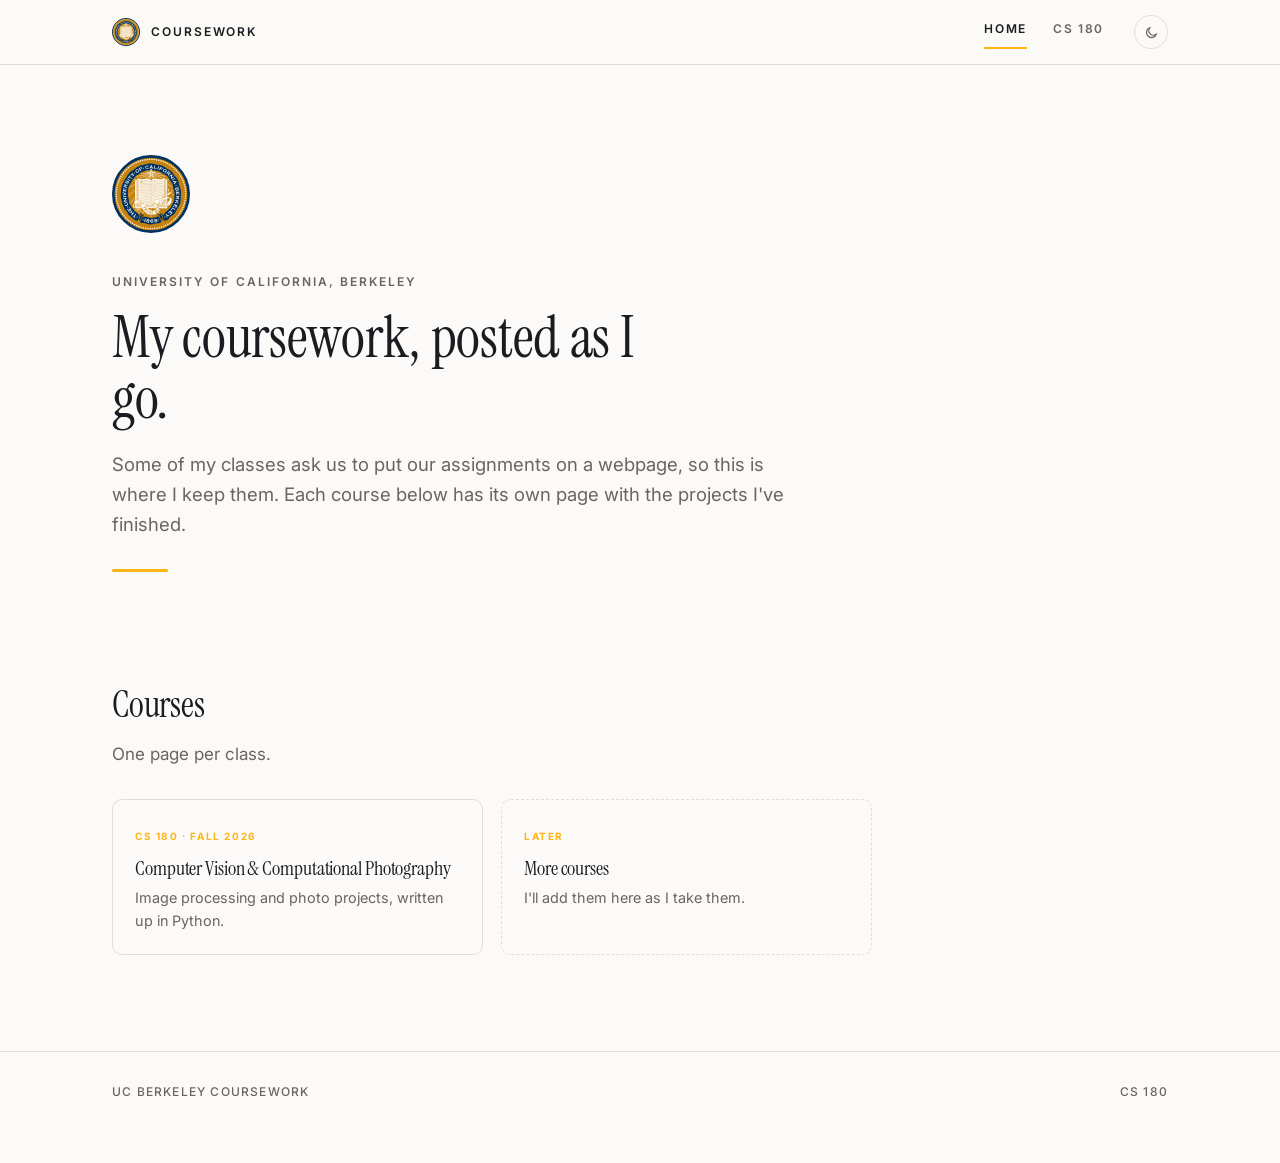
<file: index.html>
<!DOCTYPE html>
<html lang="en">
<head>
<meta charset="utf-8">
<meta name="viewport" content="width=device-width, initial-scale=1">
<title>Coursework</title>
<meta name="description" content="A place to post the assignments and projects I do for my classes at UC Berkeley.">
<link rel="icon" href="assets/img/berkeley-seal.svg">
<script>try{var t=localStorage.getItem("theme");if(t)document.documentElement.setAttribute("data-theme",t);}catch(e){}</script>
<link rel="preconnect" href="https://fonts.googleapis.com">
<link rel="preconnect" href="https://fonts.gstatic.com" crossorigin>
<link rel="stylesheet" href="https://fonts.googleapis.com/css2?family=Instrument+Serif:ital@0;1&family=Inter:wght@400;500;600;700&display=swap">
<link rel="stylesheet" href="assets/css/style.css">
</head>
<body>

<header class="topbar">
  <div class="wrap">
    <a class="mark" href="/">
      <img src="assets/img/berkeley-seal.svg" alt="UC Berkeley seal">
      <span>Coursework</span>
    </a>
    <nav>
      <a href="/" class="active">Home</a>
      <a href="/cs180/">CS 180</a>
      <button class="theme-toggle" type="button" aria-label="Switch color theme"></button>
    </nav>
  </div>
</header>

<main>
  <div class="wrap">

    <div class="hero">
      <img class="seal" src="assets/img/berkeley-seal.svg" alt="UC Berkeley seal">
      <p class="eyebrow">University of California, Berkeley</p>
      <h1>My coursework, posted as I go.</h1>
      <p class="lead">
        Some of my classes ask us to put our assignments on a webpage, so this is where
        I keep them. Each course below has its own page with the projects I've finished.
      </p>
      <div class="rule"></div>
    </div>

    <section>
      <div class="section-head">
        <h2>Courses</h2>
        <p class="section-note">One page per class.</p>
      </div>

      <div class="cards">
        <a class="card" href="/cs180/">
          <span class="code">CS 180 · Fall 2026</span>
          <h3>Computer Vision &amp; Computational Photography</h3>
          <p>Image processing and photo projects, written up in Python.</p>
        </a>

        <div class="card empty">
          <span class="code">Later</span>
          <h3>More courses</h3>
          <p>I'll add them here as I take them.</p>
        </div>
      </div>
    </section>

  </div>
</main>

<footer>
  <div class="wrap">
    <span>UC Berkeley coursework</span>
    <span class="spacer"><a href="/cs180/">CS 180</a></span>
  </div>
</footer>

<script src="assets/js/theme.js"></script>
</body>
</html>
</file>
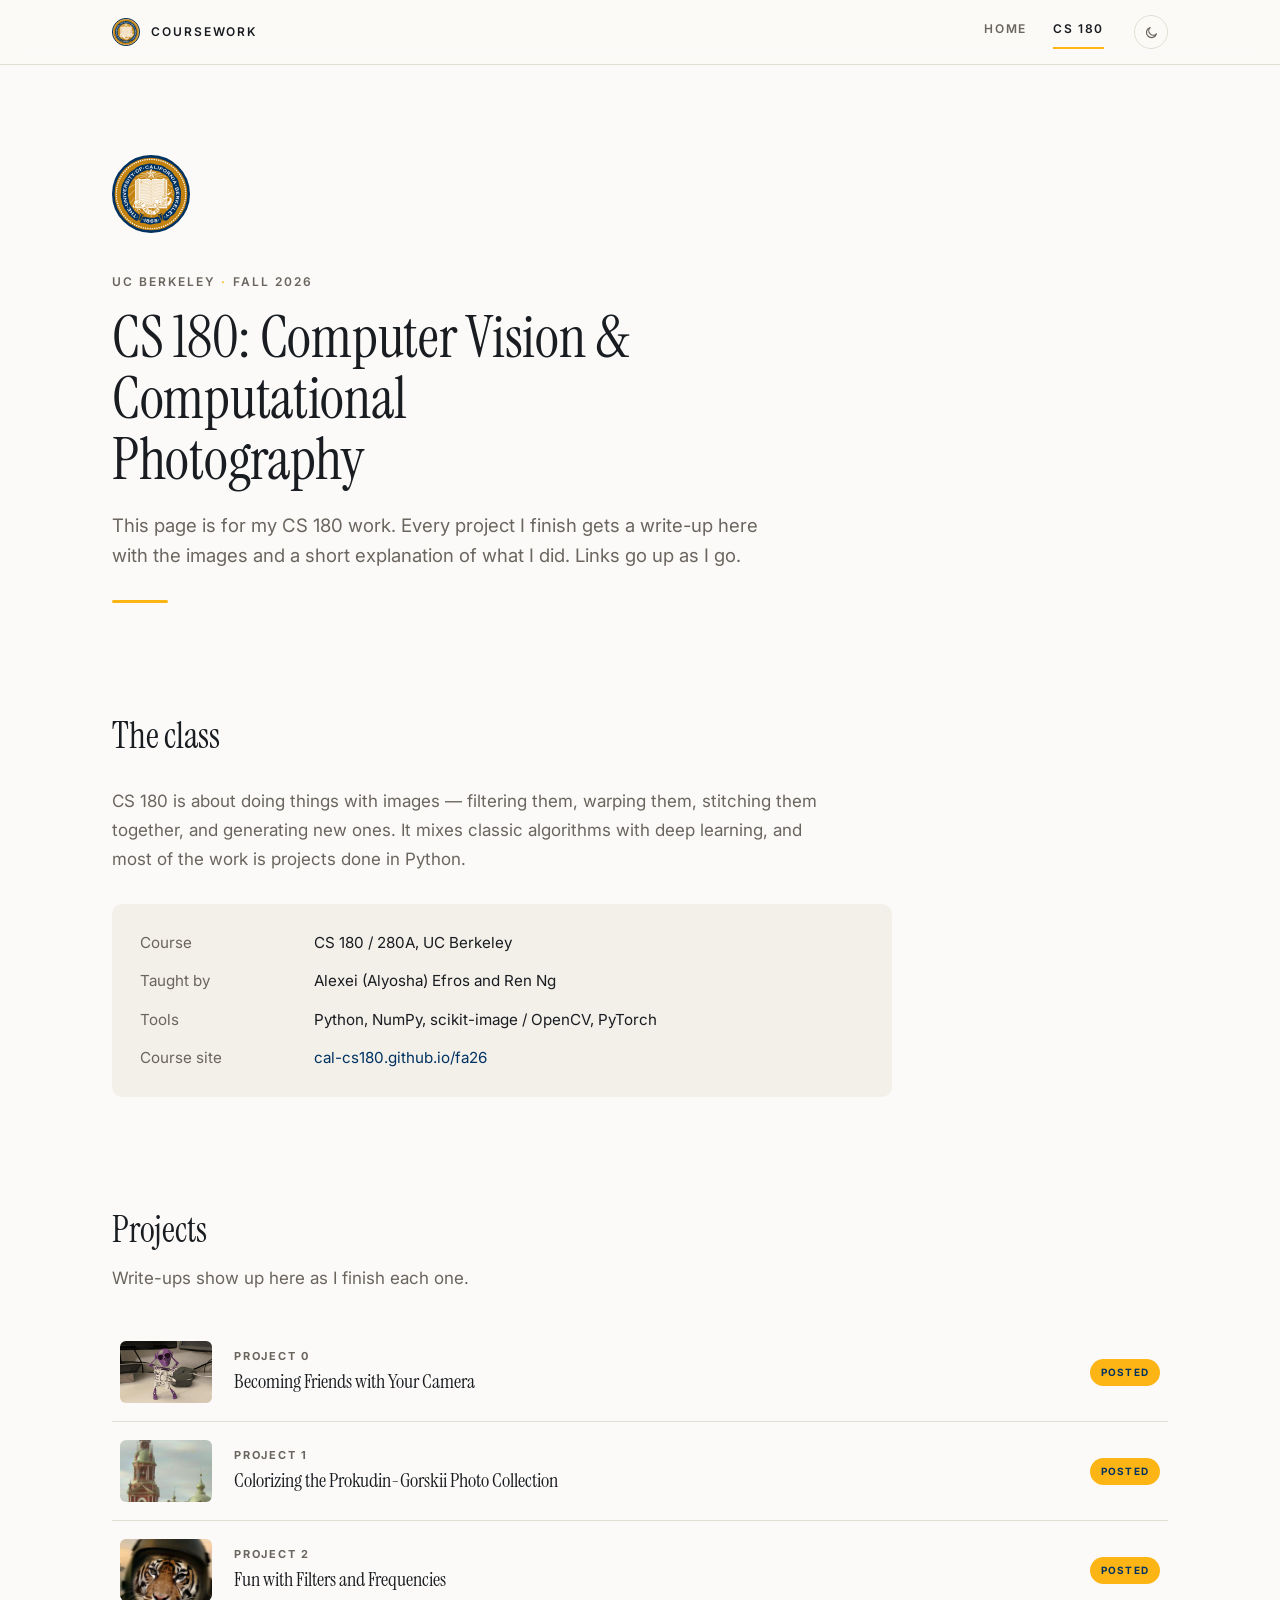
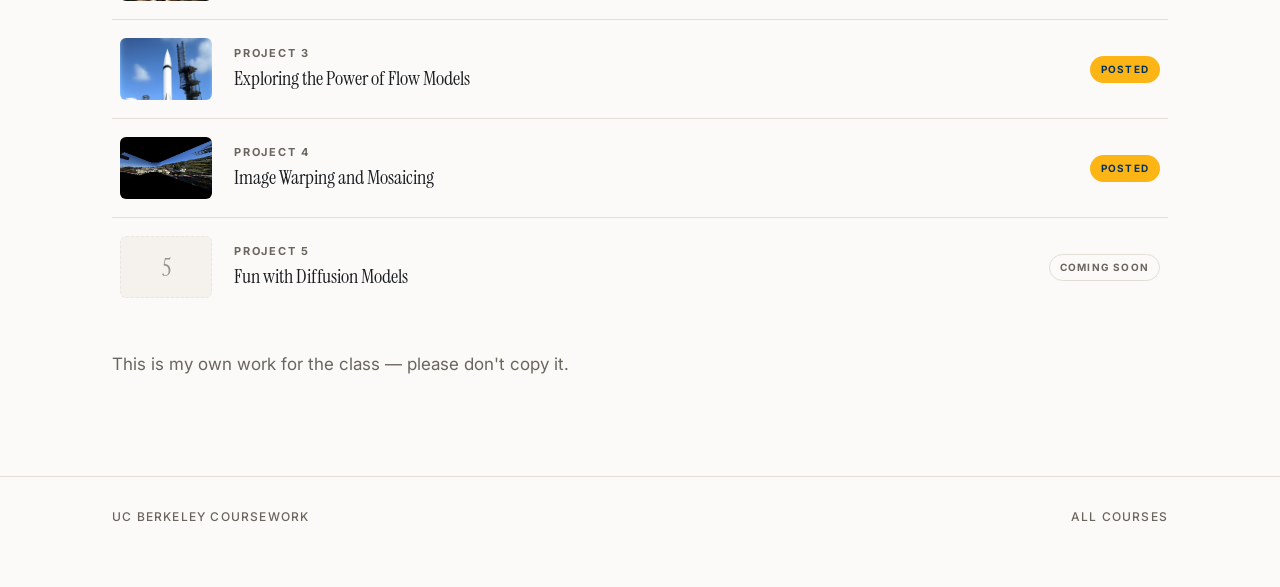
<file: cs180/index.html>
<!DOCTYPE html>
<html lang="en">
<head>
<meta charset="utf-8">
<meta name="viewport" content="width=device-width, initial-scale=1">
<title>CS 180</title>
<meta name="description" content="My project write-ups for CS 180, Computer Vision and Computational Photography.">
<link rel="icon" href="../assets/img/berkeley-seal.svg">
<script>try{var t=localStorage.getItem("theme");if(t)document.documentElement.setAttribute("data-theme",t);}catch(e){}</script>
<link rel="preconnect" href="https://fonts.googleapis.com">
<link rel="preconnect" href="https://fonts.gstatic.com" crossorigin>
<link rel="stylesheet" href="https://fonts.googleapis.com/css2?family=Instrument+Serif:ital@0;1&family=Inter:wght@400;500;600;700&display=swap">
<link rel="stylesheet" href="../assets/css/style.css">
</head>
<body>

<header class="topbar">
  <div class="wrap">
    <a class="mark" href="/">
      <img src="../assets/img/berkeley-seal.svg" alt="UC Berkeley seal">
      <span>Coursework</span>
    </a>
    <nav>
      <a href="/">Home</a>
      <a href="/cs180/" class="active">CS 180</a>
      <button class="theme-toggle" type="button" aria-label="Switch color theme"></button>
    </nav>
  </div>
</header>

<main>
  <div class="wrap">

    <div class="hero">
      <img class="seal" src="../assets/img/berkeley-seal.svg" alt="UC Berkeley seal">
      <p class="eyebrow">UC Berkeley <span class="dot">·</span> Fall 2026</p>
      <h1>CS 180: Computer Vision &amp; Computational Photography</h1>
      <p class="lead">
        This page is for my CS 180 work. Every project I finish gets a write-up here
        with the images and a short explanation of what I did. Links go up as I go.
      </p>
      <div class="rule"></div>
    </div>

    <section>
      <div class="section-head">
        <h2>The class</h2>
      </div>
      <p class="section-note">
        CS 180 is about doing things with images — filtering them, warping them, stitching
        them together, and generating new ones. It mixes classic algorithms with deep
        learning, and most of the work is projects done in Python.
      </p>
      <dl class="facts">
        <dt>Course</dt>
        <dd>CS 180 / 280A, UC Berkeley</dd>
        <dt>Taught by</dt>
        <dd>Alexei (Alyosha) Efros and Ren Ng</dd>
        <dt>Tools</dt>
        <dd>Python, NumPy, scikit-image / OpenCV, PyTorch</dd>
        <dt>Course site</dt>
        <dd><a href="https://cal-cs180.github.io/fa26/">cal-cs180.github.io/fa26</a></dd>
      </dl>
    </section>

    <section>
      <div class="section-head">
        <h2>Projects</h2>
        <p class="section-note">Write-ups show up here as I finish each one.</p>
      </div>

      <ul class="projects">
        <li>
          <a href="/cs180/proj0/">
            <span class="thumb"><img src="proj0/img/thumb.gif" alt=""></span>
            <span class="meta">
              <span class="num">Project 0</span>
              <span class="title">Becoming Friends with Your Camera</span>
            </span>
            <span class="badge live">Posted</span>
          </a>
        </li>
        <li>
          <a href="/cs180/proj1/">
            <span class="thumb"><img src="proj1/img/thumb.jpg" alt=""></span>
            <span class="meta">
              <span class="num">Project 1</span>
              <span class="title">Colorizing the Prokudin-Gorskii Photo Collection</span>
            </span>
            <span class="badge live">Posted</span>
          </a>
        </li>
        <li>
          <a href="/cs180/proj2/">
            <span class="thumb"><img src="proj2/img/thumb.jpg" alt=""></span>
            <span class="meta">
              <span class="num">Project 2</span>
              <span class="title">Fun with Filters and Frequencies</span>
            </span>
            <span class="badge live">Posted</span>
          </a>
        </li>
        <li>
          <a href="/cs180/proj3/">
            <span class="thumb"><img src="proj3/img/thumb.jpg" alt=""></span>
            <span class="meta">
              <span class="num">Project 3</span>
              <span class="title">Exploring the Power of Flow Models</span>
            </span>
            <span class="badge live">Posted</span>
          </a>
        </li>
        <li>
          <a href="/cs180/proj4/">
            <span class="thumb"><img src="proj4/img/thumb.jpg" alt=""></span>
            <span class="meta">
              <span class="num">Project 4</span>
              <span class="title">Image Warping and Mosaicing</span>
            </span>
            <span class="badge live">Posted</span>
          </a>
        </li>
        <li>
          <div class="row">
            <span class="thumb empty">5</span>
            <span class="meta">
              <span class="num">Project 5</span>
              <span class="title">Fun with Diffusion Models</span>
            </span>
            <span class="badge">Coming soon</span>
          </div>
        </li>
      </ul>

      <p class="section-note" style="margin-top:34px">
        This is my own work for the class — please don't copy it.
      </p>
    </section>

  </div>
</main>

<footer>
  <div class="wrap">
    <span>UC Berkeley coursework</span>
    <span class="spacer"><a href="/">All courses</a></span>
  </div>
</footer>

<script src="../assets/js/theme.js"></script>
</body>
</html>
</file>
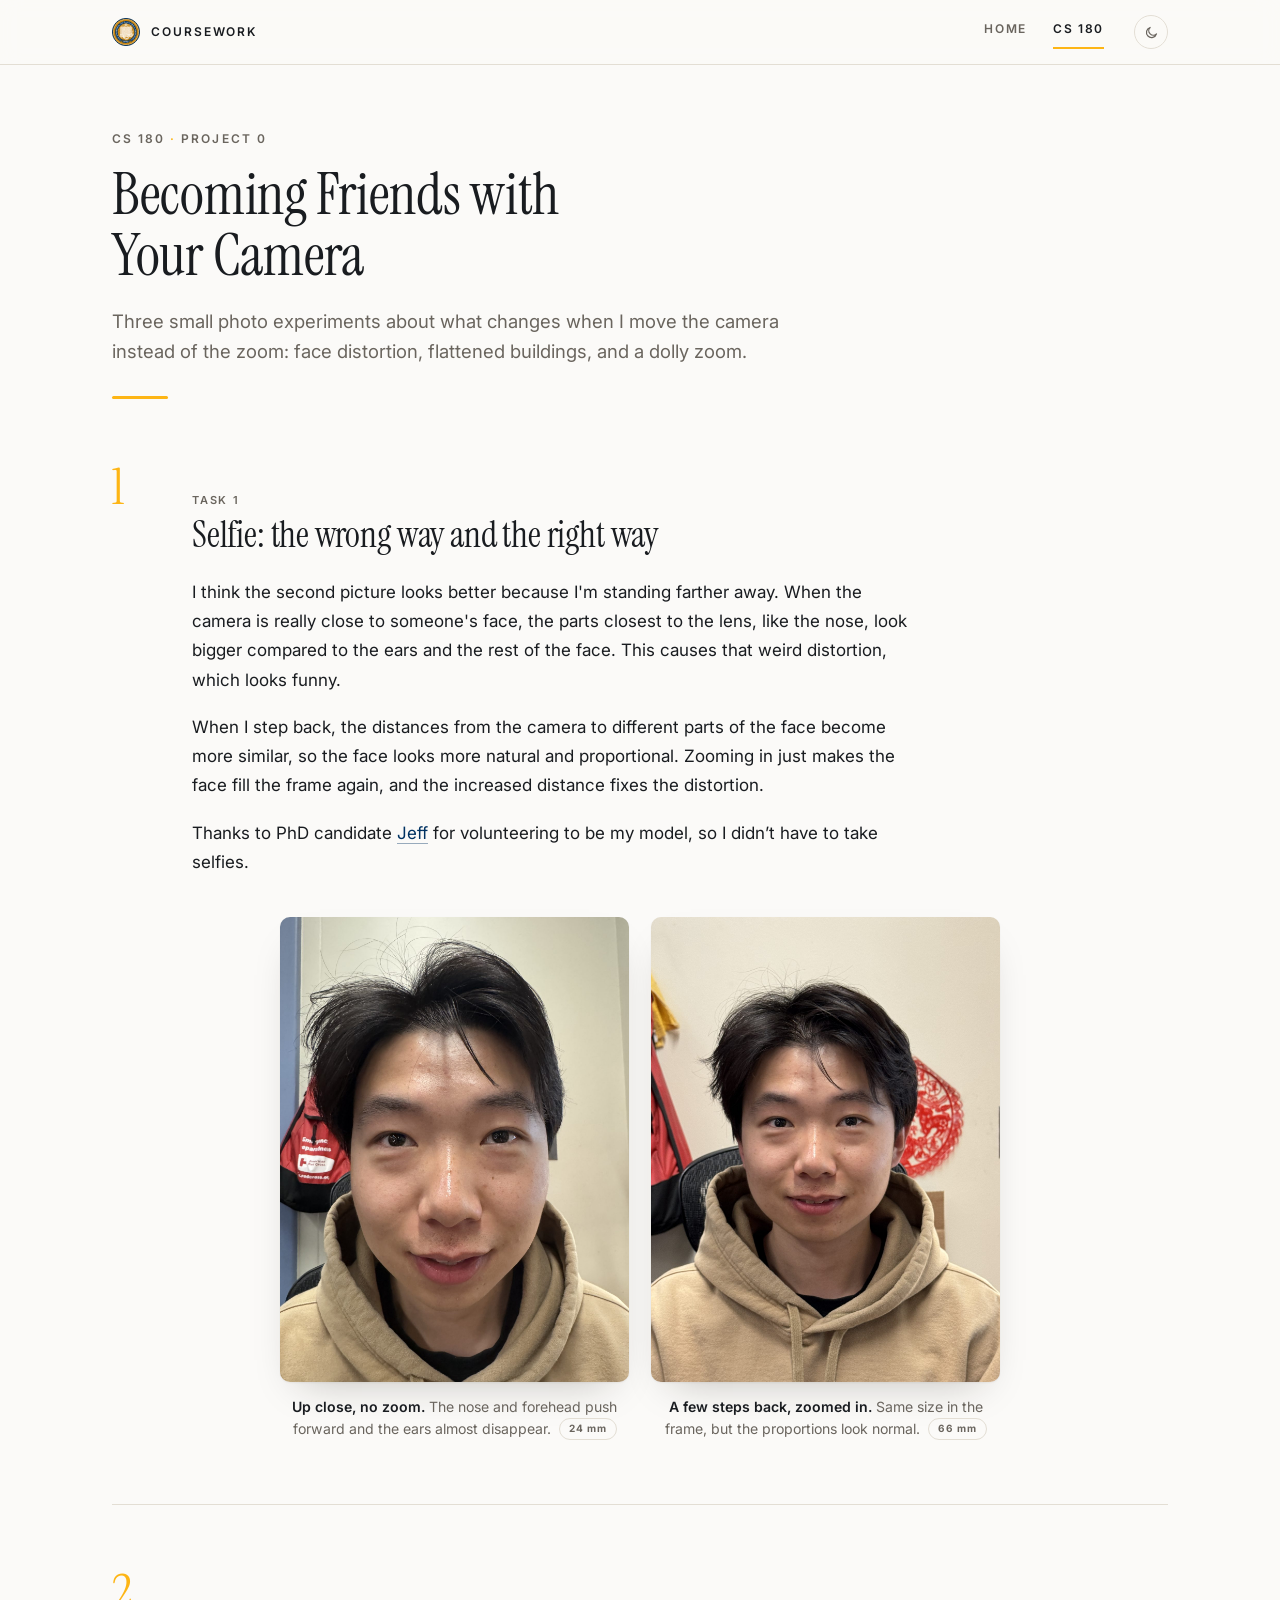
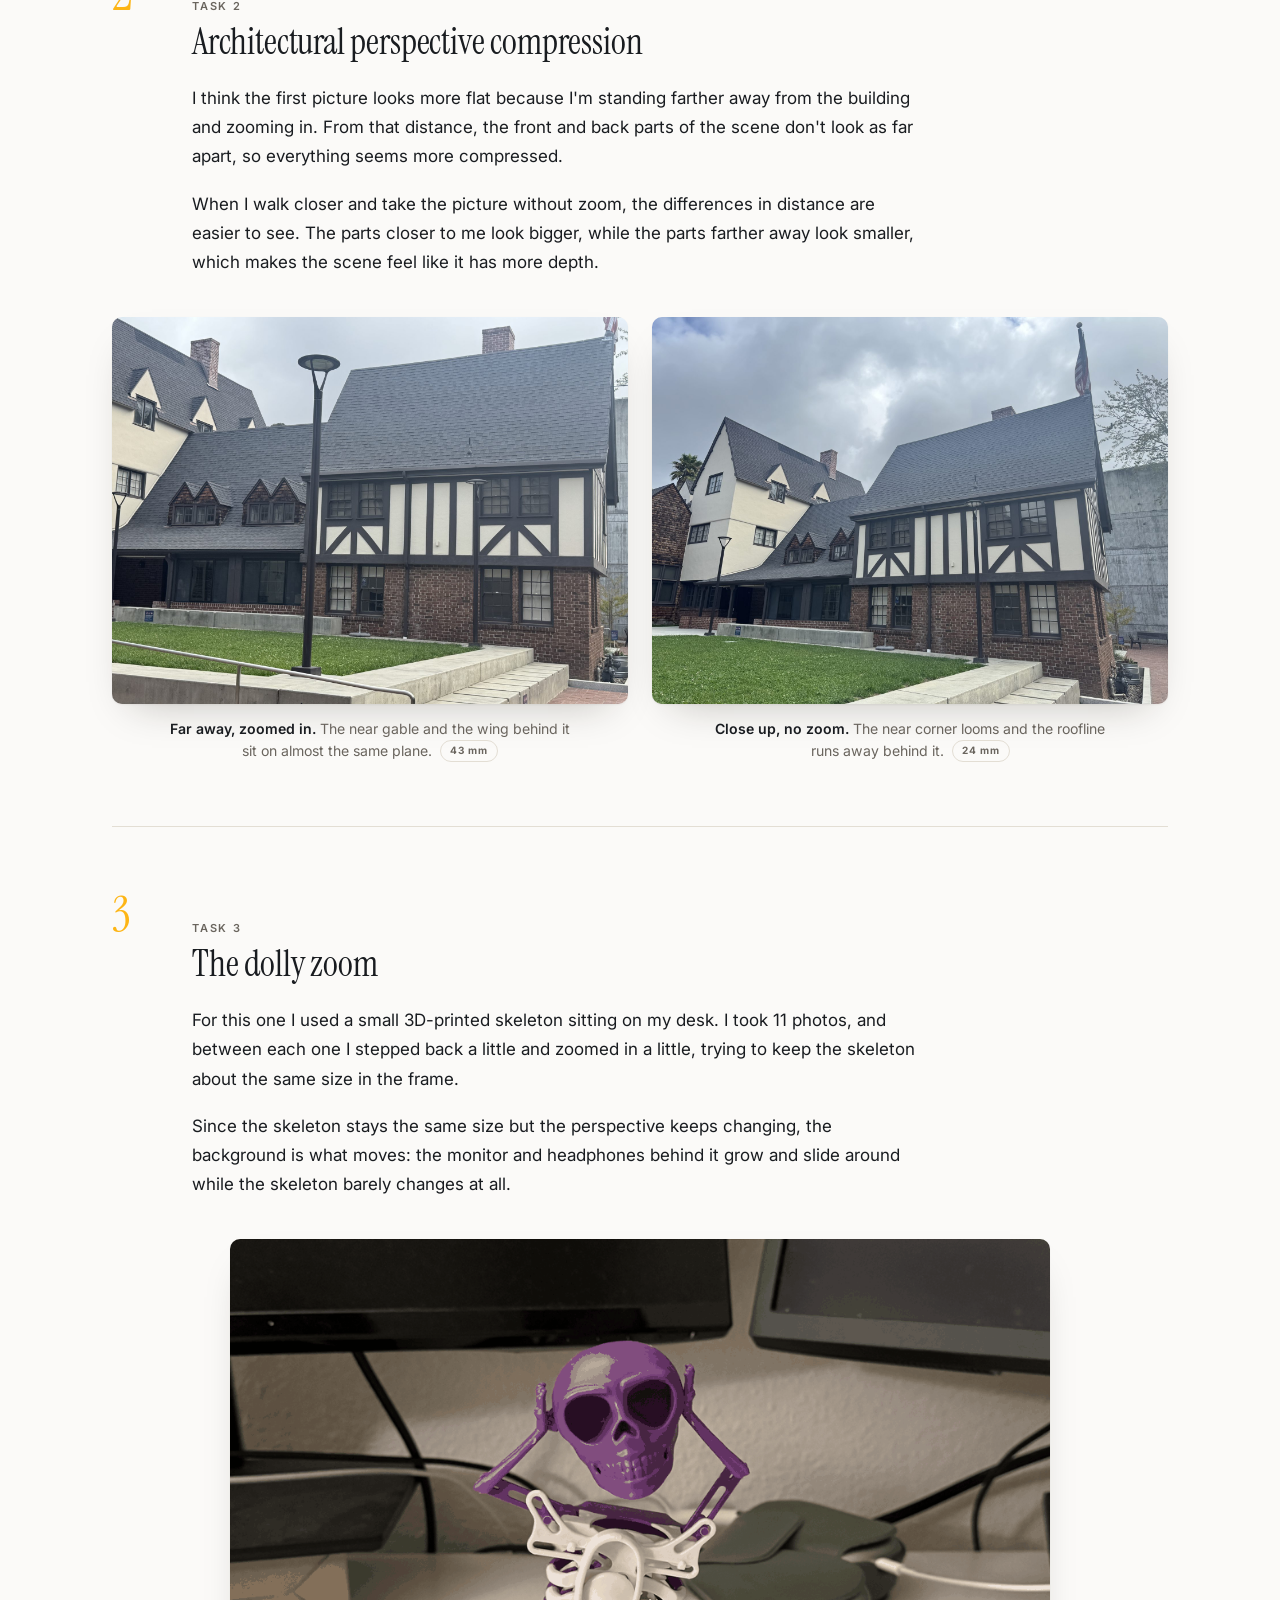
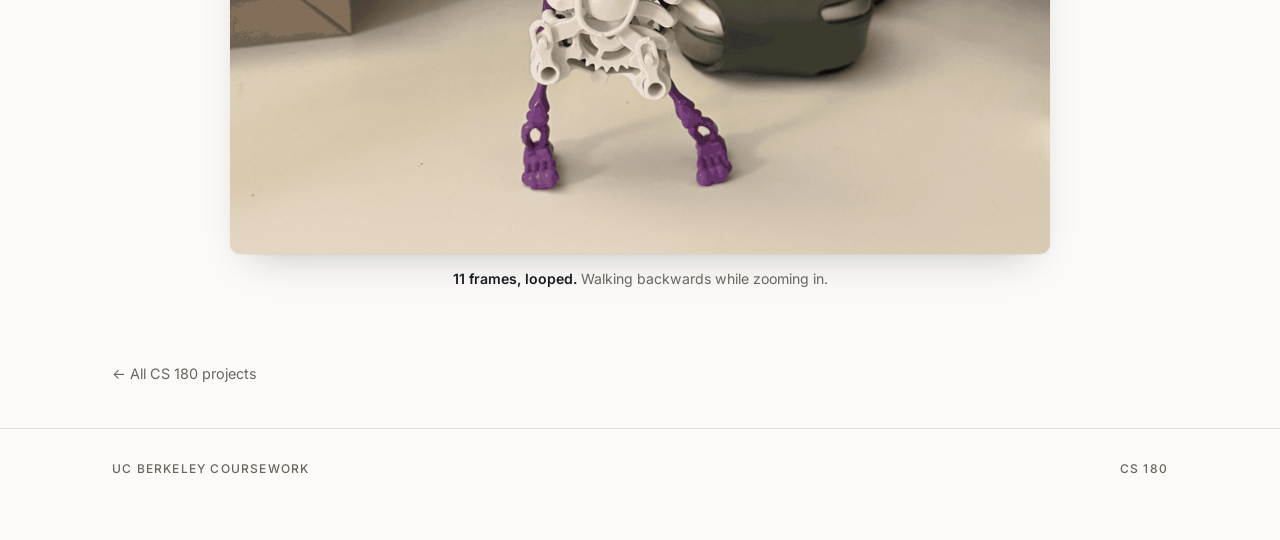
<file: cs180/proj0/index.html>
<!DOCTYPE html>
<html lang="en">
<head>
<meta charset="utf-8">
<meta name="viewport" content="width=device-width, initial-scale=1">
<title>CS 180 · Project 0</title>
<meta name="description" content="Project 0 for CS 180: perspective, lens distortion, and a dolly zoom.">
<link rel="icon" href="../../assets/img/berkeley-seal.svg">
<script>try{var t=localStorage.getItem("theme");if(t)document.documentElement.setAttribute("data-theme",t);}catch(e){}</script>
<link rel="preconnect" href="https://fonts.googleapis.com">
<link rel="preconnect" href="https://fonts.gstatic.com" crossorigin>
<link rel="stylesheet" href="https://fonts.googleapis.com/css2?family=Instrument+Serif:ital@0;1&family=Inter:wght@400;500;600;700&display=swap">
<link rel="stylesheet" href="../../assets/css/style.css">
</head>
<body>

<header class="topbar">
  <div class="wrap">
    <a class="mark" href="/">
      <img src="../../assets/img/berkeley-seal.svg" alt="UC Berkeley seal">
      <span>Coursework</span>
    </a>
    <nav>
      <a href="/">Home</a>
      <a href="/cs180/" class="active">CS 180</a>
      <button class="theme-toggle" type="button" aria-label="Switch color theme"></button>
    </nav>
  </div>
</header>

<main>
  <div class="wrap">

    <div class="hero compact">
      <p class="eyebrow">CS 180 <span class="dot">·</span> Project 0</p>
      <h1>Becoming Friends with Your Camera</h1>
      <p class="lead">
        Three small photo experiments about what changes when I move the camera
        instead of the zoom: face distortion, flattened buildings, and a dolly zoom.
      </p>
      <div class="rule"></div>
    </div>

    <section class="task">
      <div class="task-head">
        <span class="task-num">1</span>
        <h2><span class="sub">Task 1</span>Selfie: the wrong way and the right way</h2>
      </div>

      <div class="prose">
        <p>
          I think the second picture looks better because I'm standing farther away.
          When the camera is really close to someone's face, the parts closest to the
          lens, like the nose, look bigger compared to the ears and the rest of the
          face. This causes that weird distortion, which looks funny.
        </p>
        <p>
          When I step back, the distances from the camera to different parts of the
          face become more similar, so the face looks more natural and proportional.
          Zooming in just makes the face fill the frame again, and the increased
          distance fixes the distortion.
        </p>
        <p>
          Thanks to PhD candidate <a href="https://jeffwli.github.io">Jeff</a> for
          volunteering to be my model, so I didn&rsquo;t have to take selfies.
        </p>
      </div>

      <div class="pair portrait">
        <figure>
          <img class="shot" src="img/portrait-close.jpg" alt="Close-up portrait taken from arm's length, the nose looks enlarged">
          <figcaption><b>Up close, no zoom.</b> The nose and forehead push forward and the ears almost disappear.<span class="lens">24 mm</span></figcaption>
        </figure>
        <figure>
          <img class="shot" src="img/portrait-far.jpg" alt="Portrait taken from several feet away with the camera zoomed in">
          <figcaption><b>A few steps back, zoomed in.</b> Same size in the frame, but the proportions look normal.<span class="lens">66 mm</span></figcaption>
        </figure>
      </div>
    </section>

    <section class="task">
      <div class="task-head">
        <span class="task-num">2</span>
        <h2><span class="sub">Task 2</span>Architectural perspective compression</h2>
      </div>

      <div class="prose">
        <p>
          I think the first picture looks more flat because I'm standing farther away
          from the building and zooming in. From that distance, the front and back
          parts of the scene don't look as far apart, so everything seems more
          compressed.
        </p>
        <p>
          When I walk closer and take the picture without zoom, the differences in
          distance are easier to see. The parts closer to me look bigger, while the
          parts farther away look smaller, which makes the scene feel like it has
          more depth.
        </p>
      </div>

      <div class="pair">
        <figure>
          <img class="shot" src="img/building-far.jpg" alt="A half-timbered campus building photographed from far away with the camera zoomed in">
          <figcaption><b>Far away, zoomed in.</b> The near gable and the wing behind it sit on almost the same plane.<span class="lens">43 mm</span></figcaption>
        </figure>
        <figure>
          <img class="shot" src="img/building-close.jpg" alt="The same building photographed from close up without zoom">
          <figcaption><b>Close up, no zoom.</b> The near corner looms and the roofline runs away behind it.<span class="lens">24 mm</span></figcaption>
        </figure>
      </div>
    </section>

    <section class="task">
      <div class="task-head">
        <span class="task-num">3</span>
        <h2><span class="sub">Task 3</span>The dolly zoom</h2>
      </div>

      <div class="prose">
        <p>
          For this one I used a small 3D-printed skeleton sitting on my desk. I took
          11 photos, and between each one I stepped back a little and zoomed in a
          little, trying to keep the skeleton about the same size in the frame.
        </p>
        <p>
          Since the skeleton stays the same size but the perspective keeps changing,
          the background is what moves: the monitor and headphones behind it grow and
          slide around while the skeleton barely changes at all.
        </p>
      </div>

      <div class="pair single">
        <figure>
          <img class="shot" src="img/dolly-zoom.gif" alt="Animated dolly zoom: the skeleton stays the same size while the background shifts">
          <figcaption><b>11 frames, looped.</b> Walking backwards while zooming in.</figcaption>
        </figure>
      </div>
    </section>

    <a class="backlink" href="/cs180/">← All CS 180 projects</a>

  </div>
</main>

<footer>
  <div class="wrap">
    <span>UC Berkeley coursework</span>
    <span class="spacer"><a href="/cs180/">CS 180</a></span>
  </div>
</footer>

<script src="../../assets/js/site.js"></script>
<script src="../../assets/js/theme.js"></script>
</body>
</html>
</file>
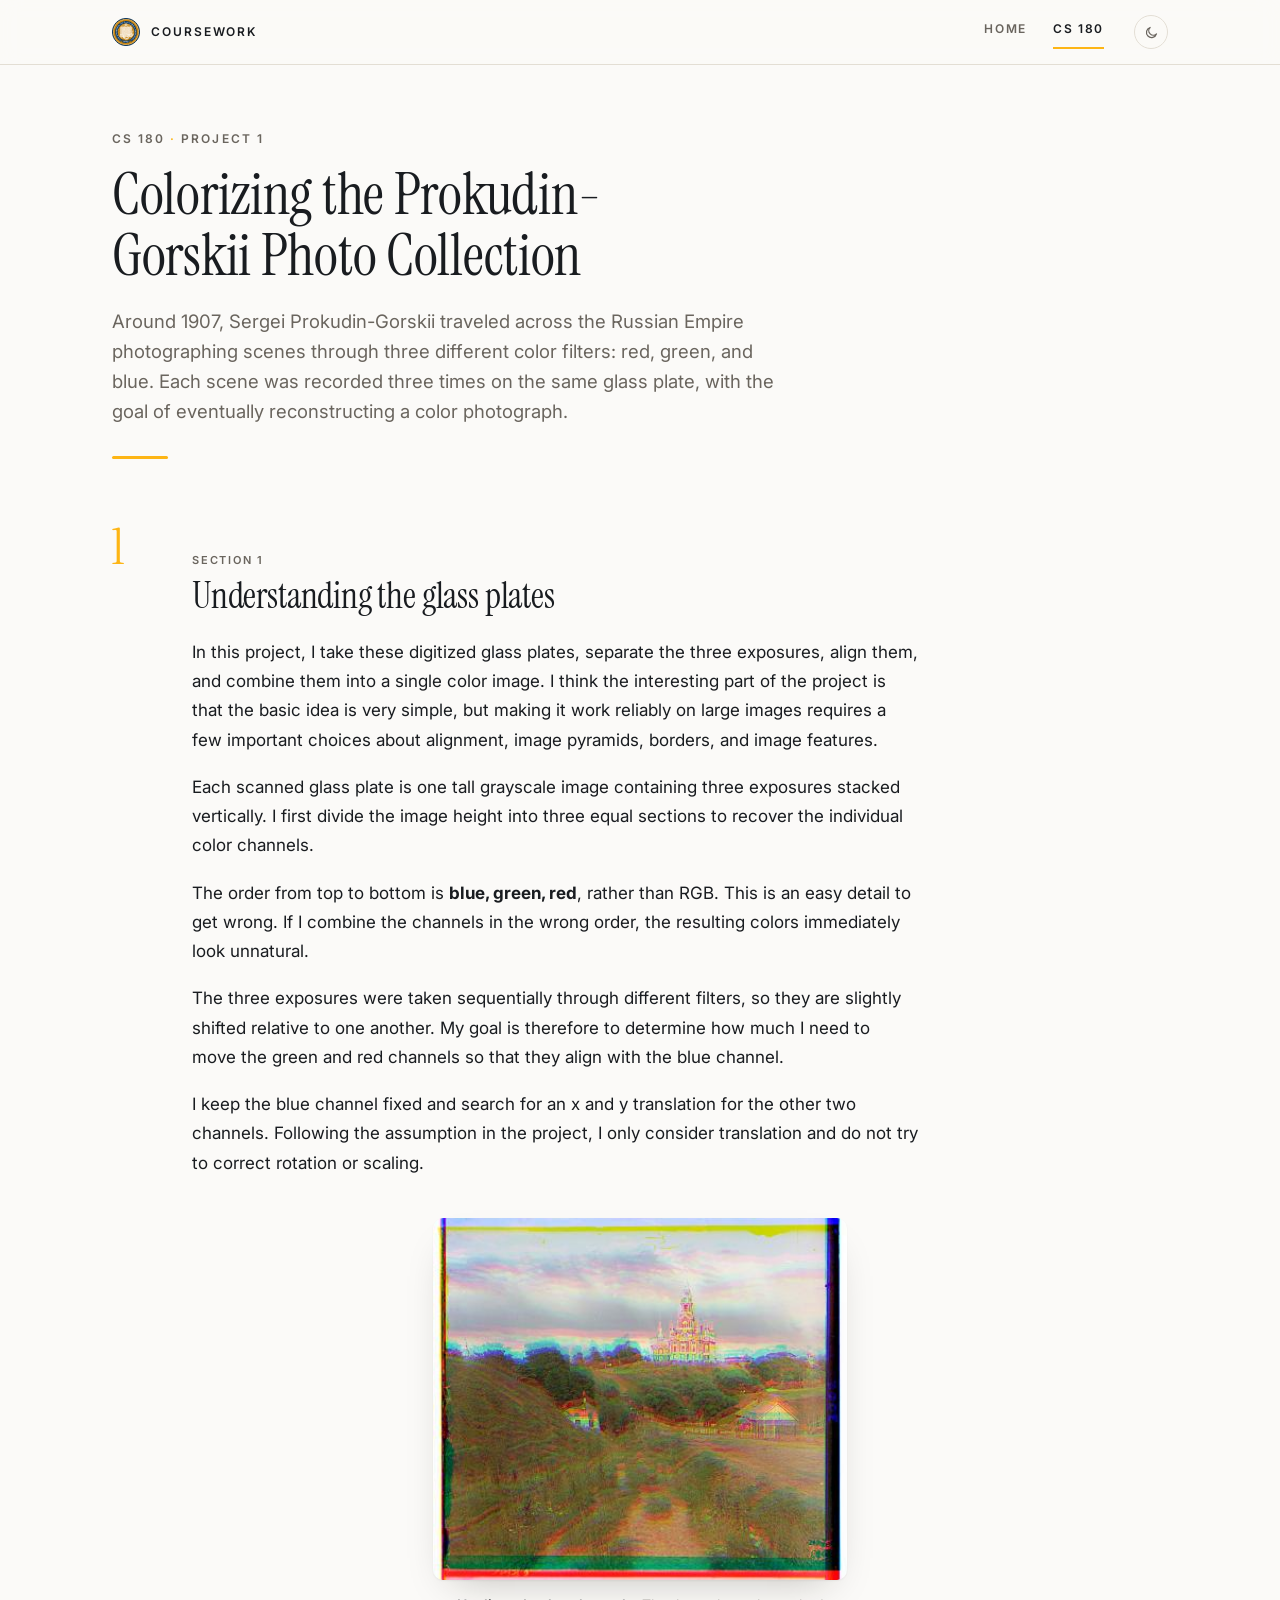
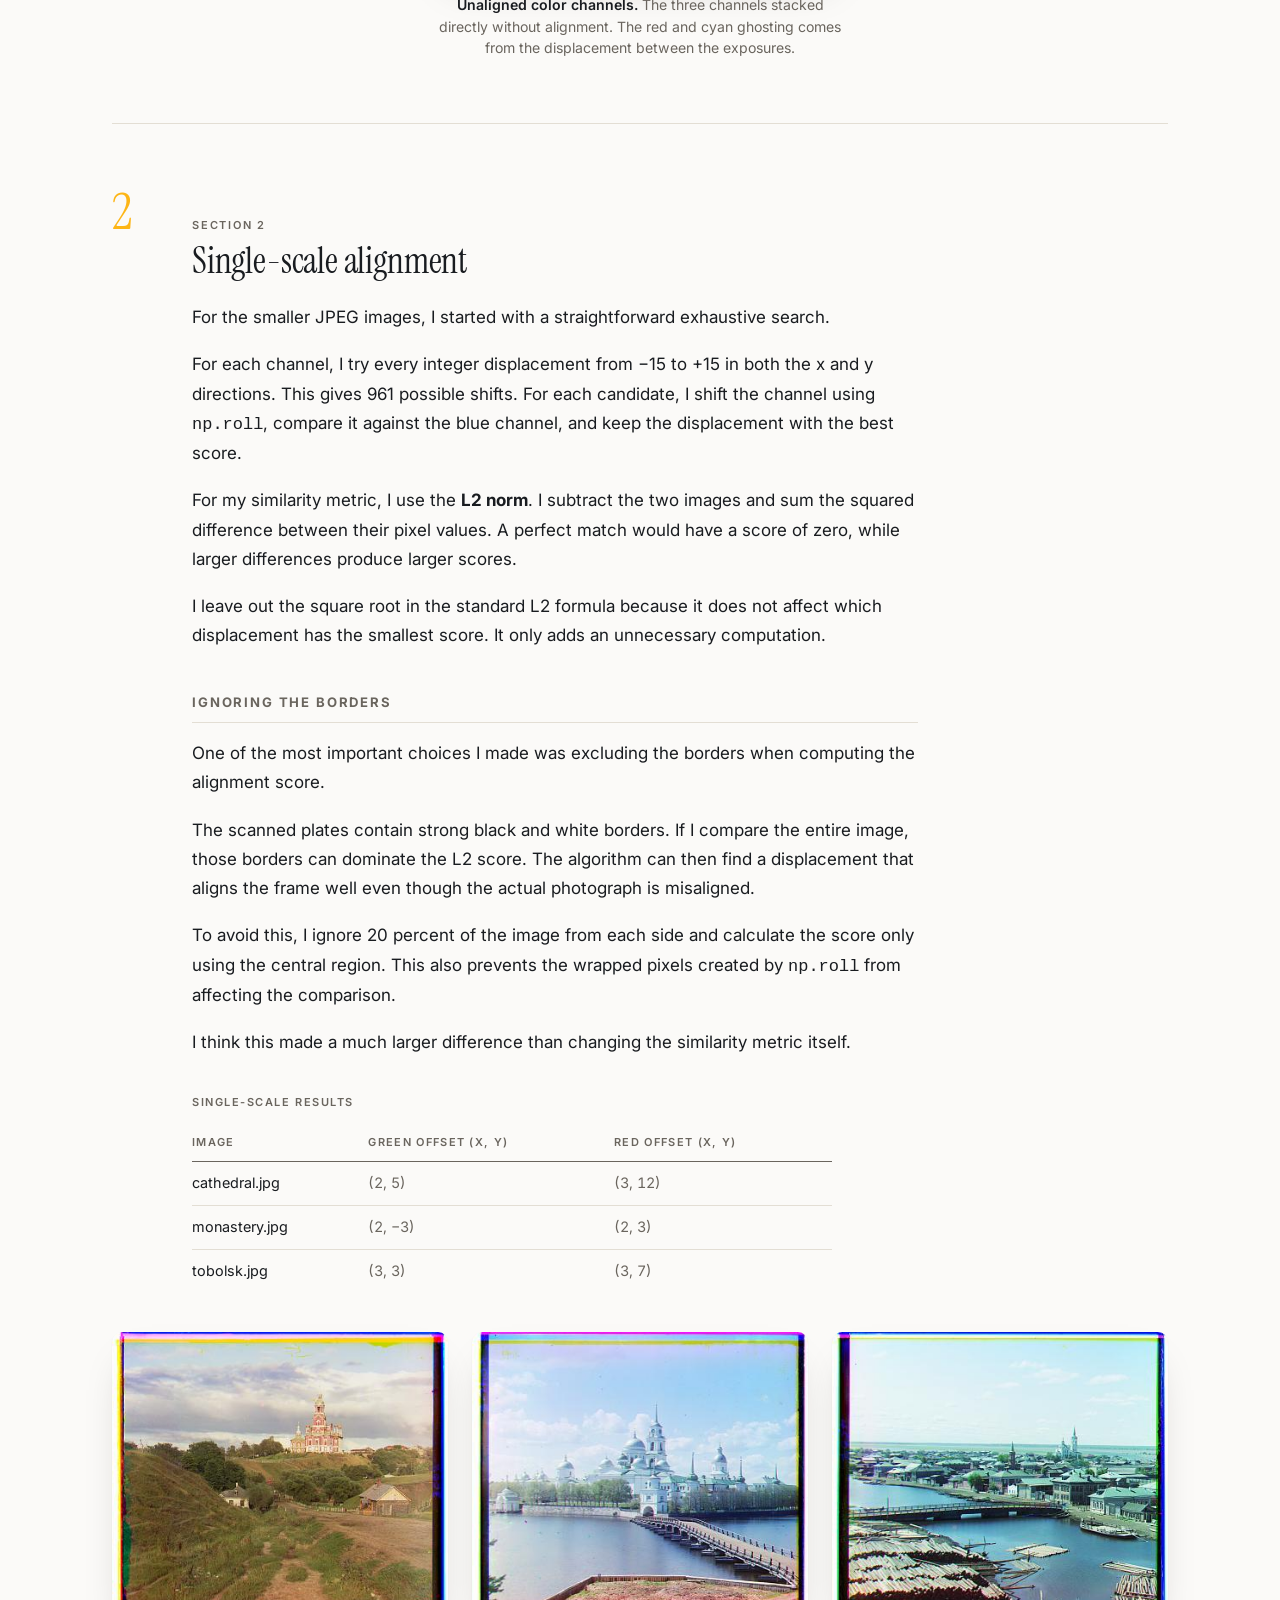
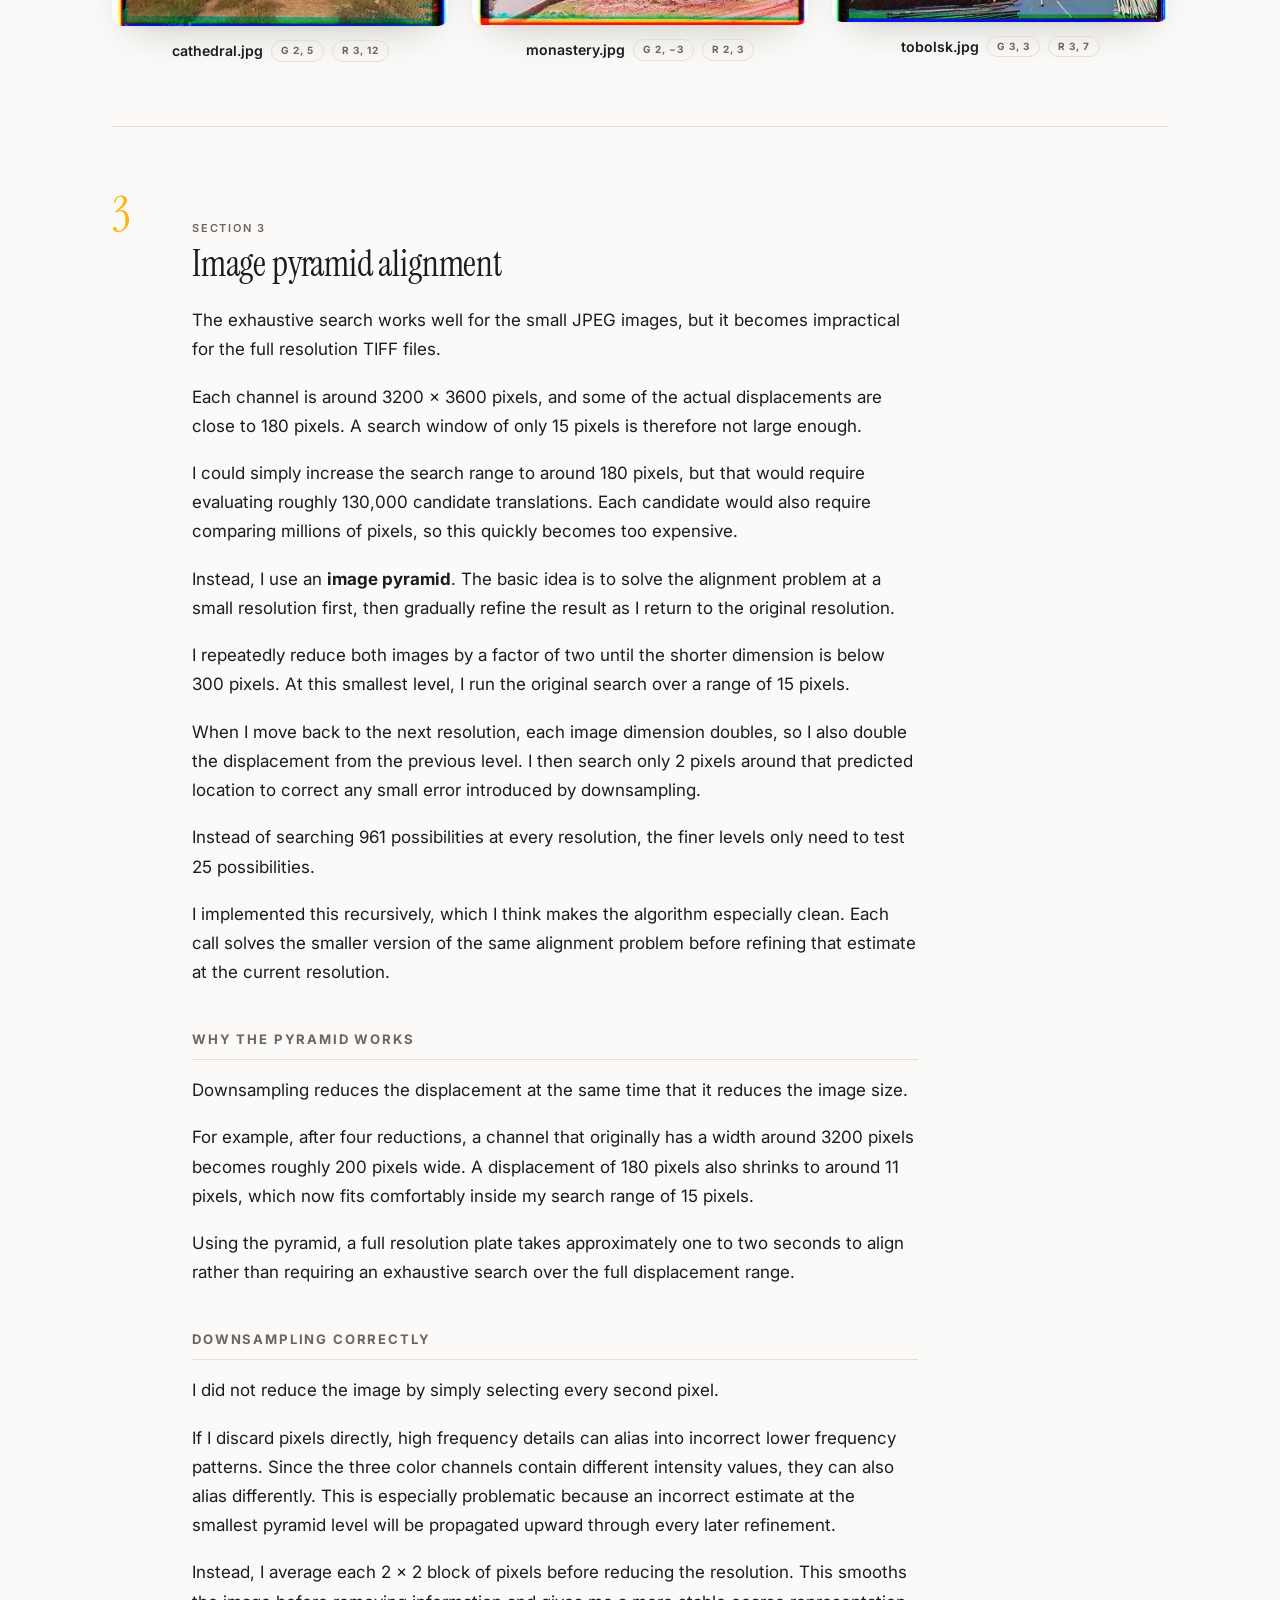
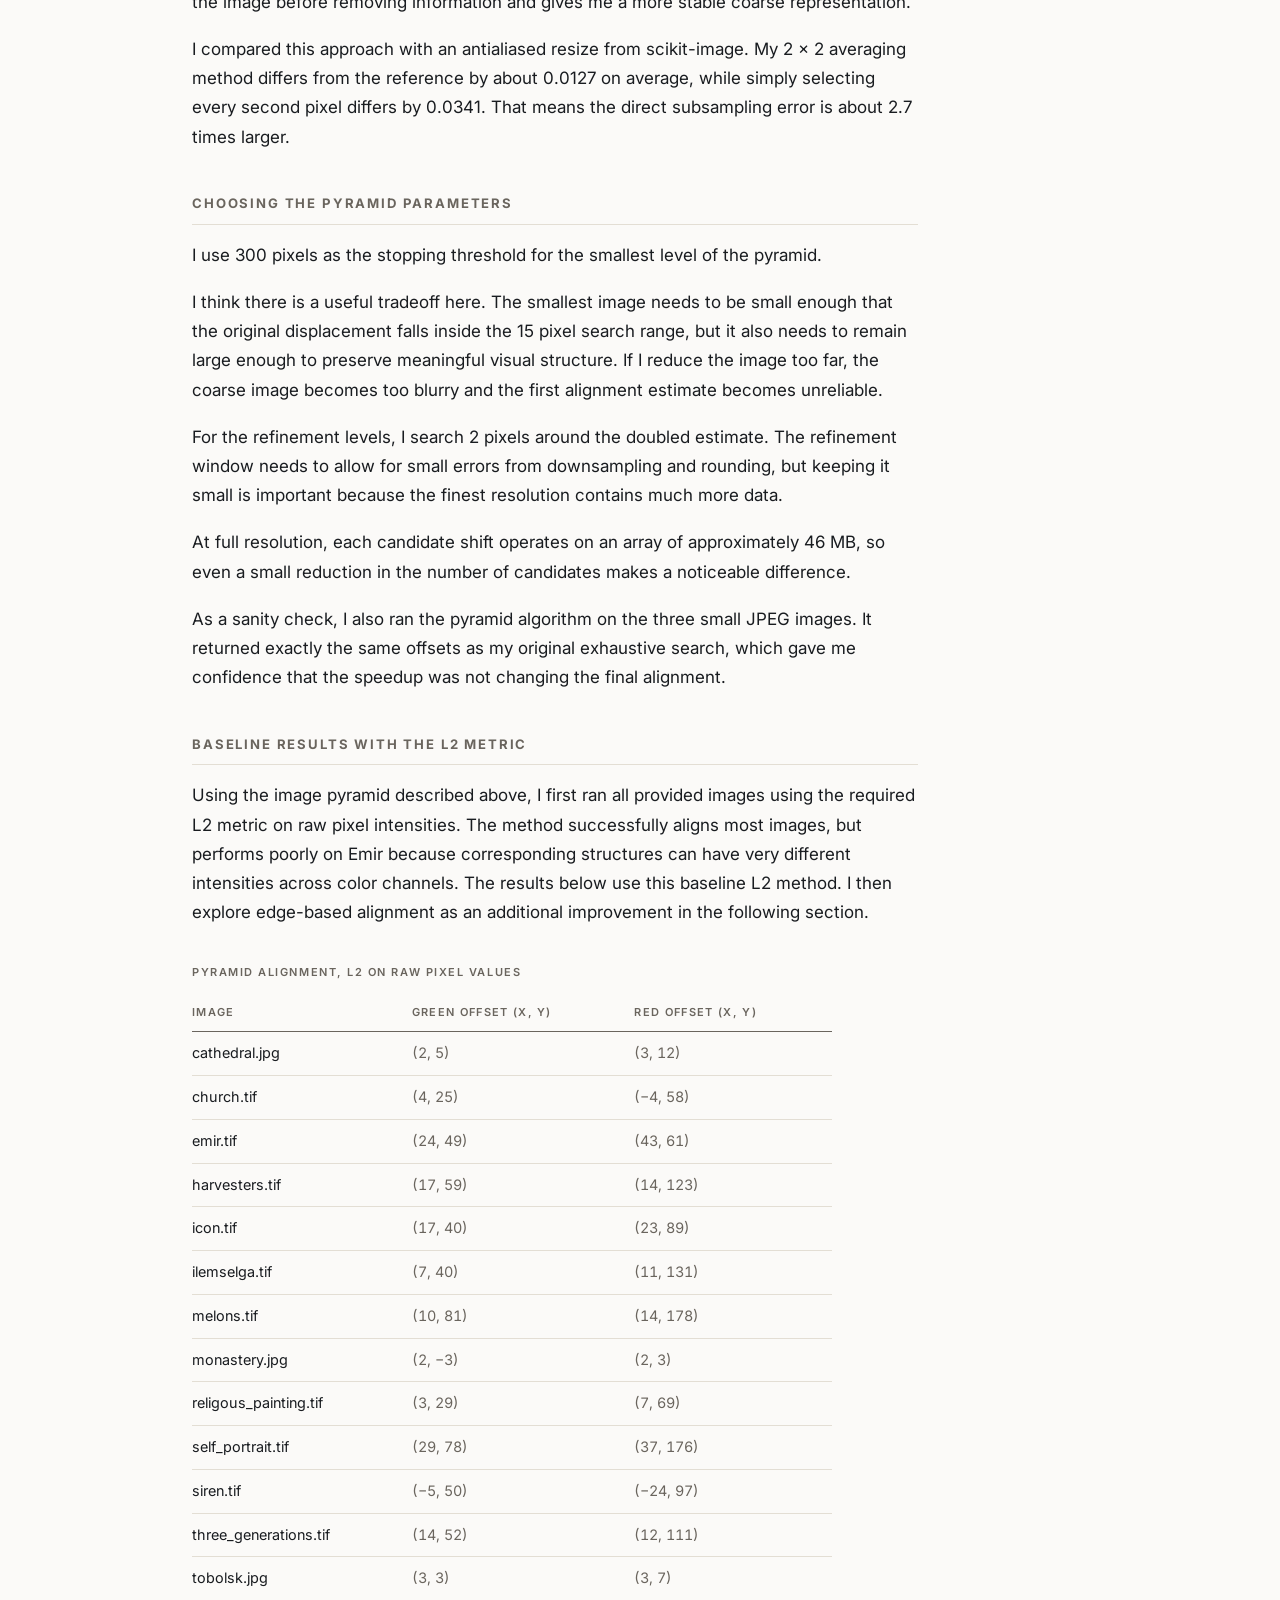
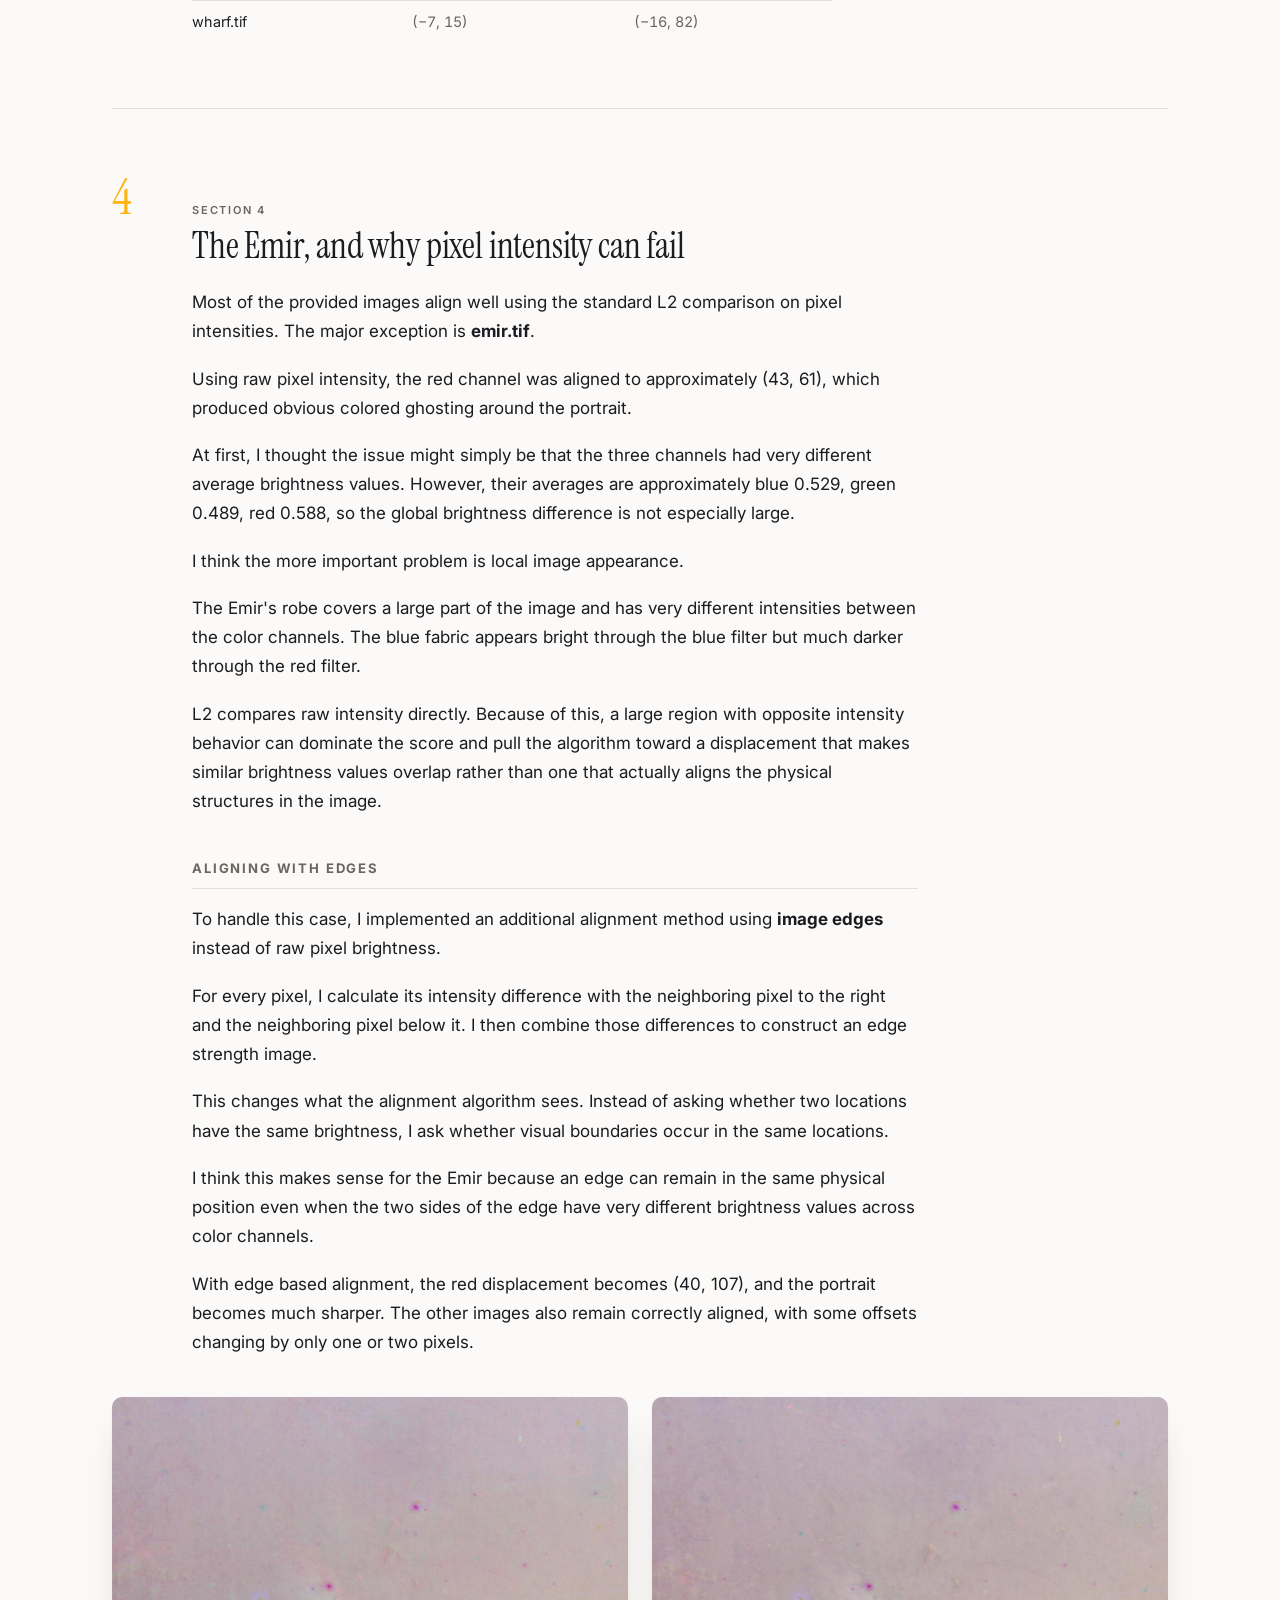
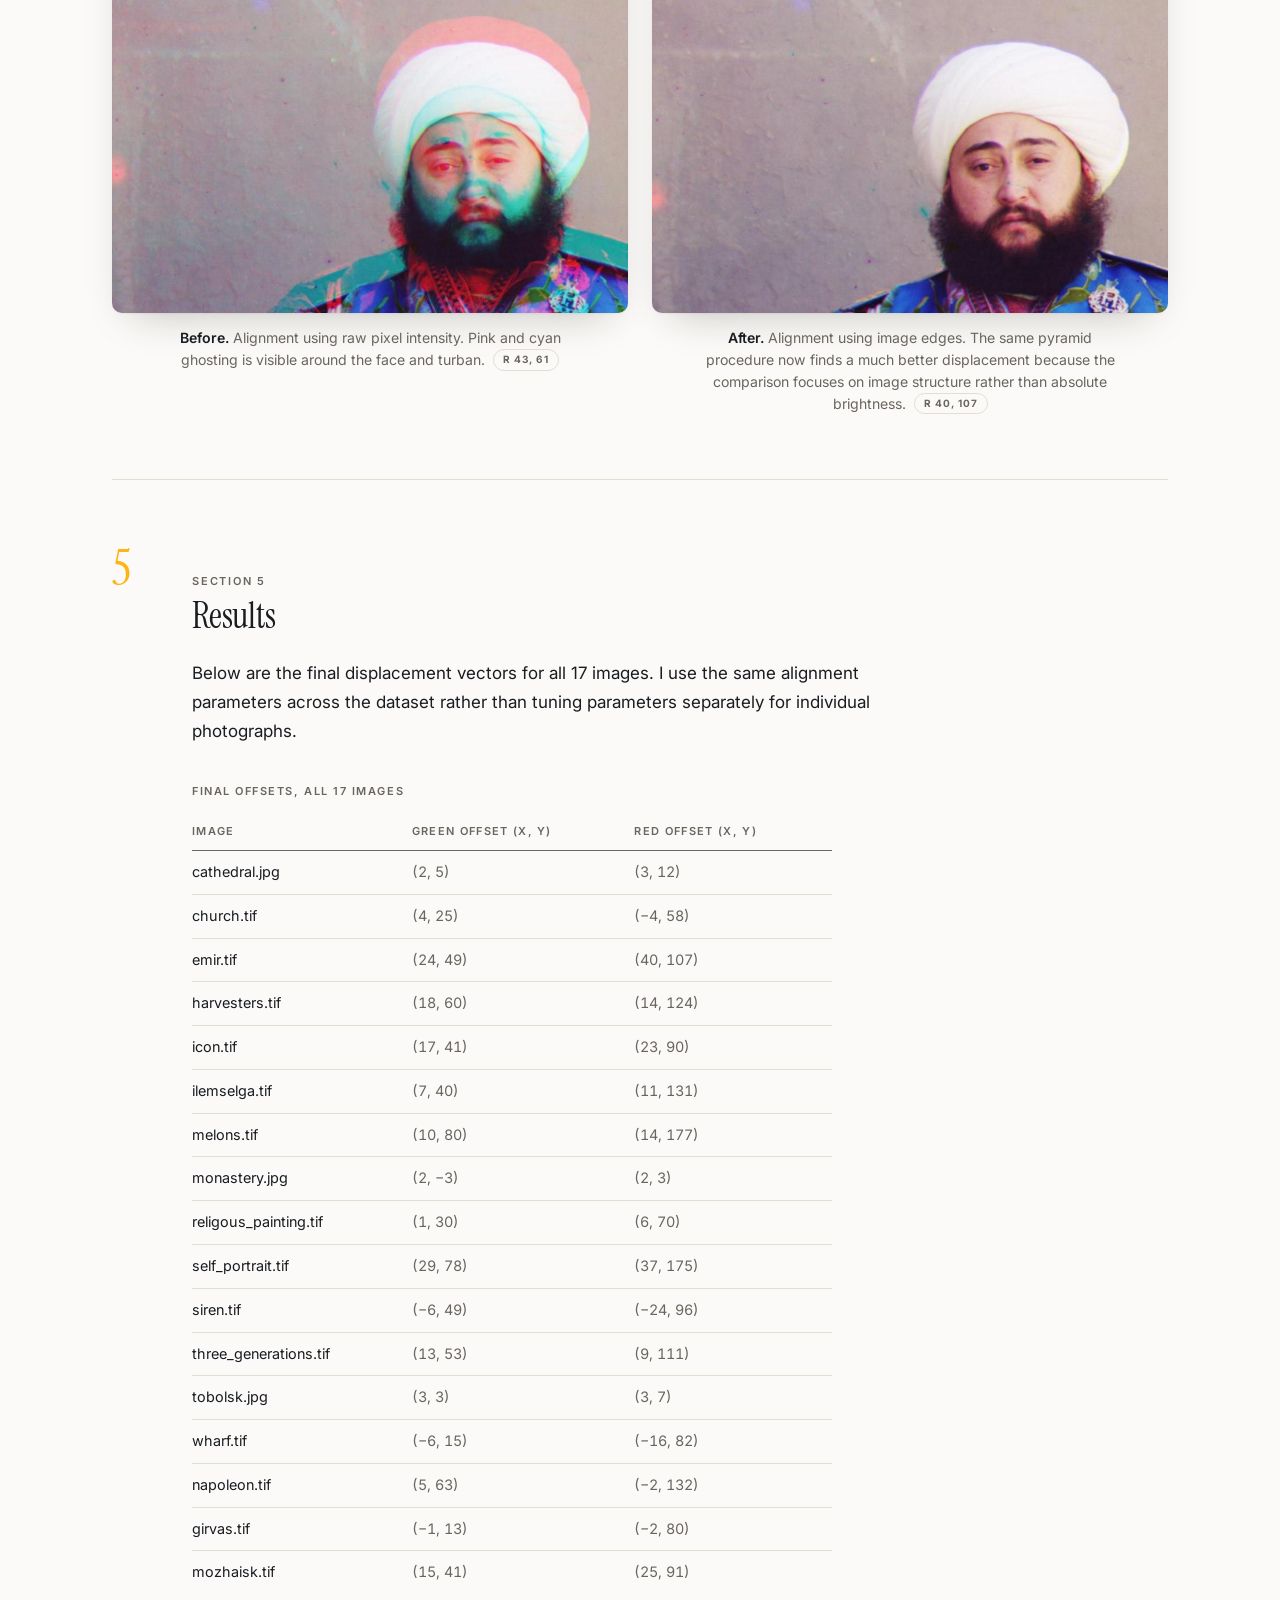
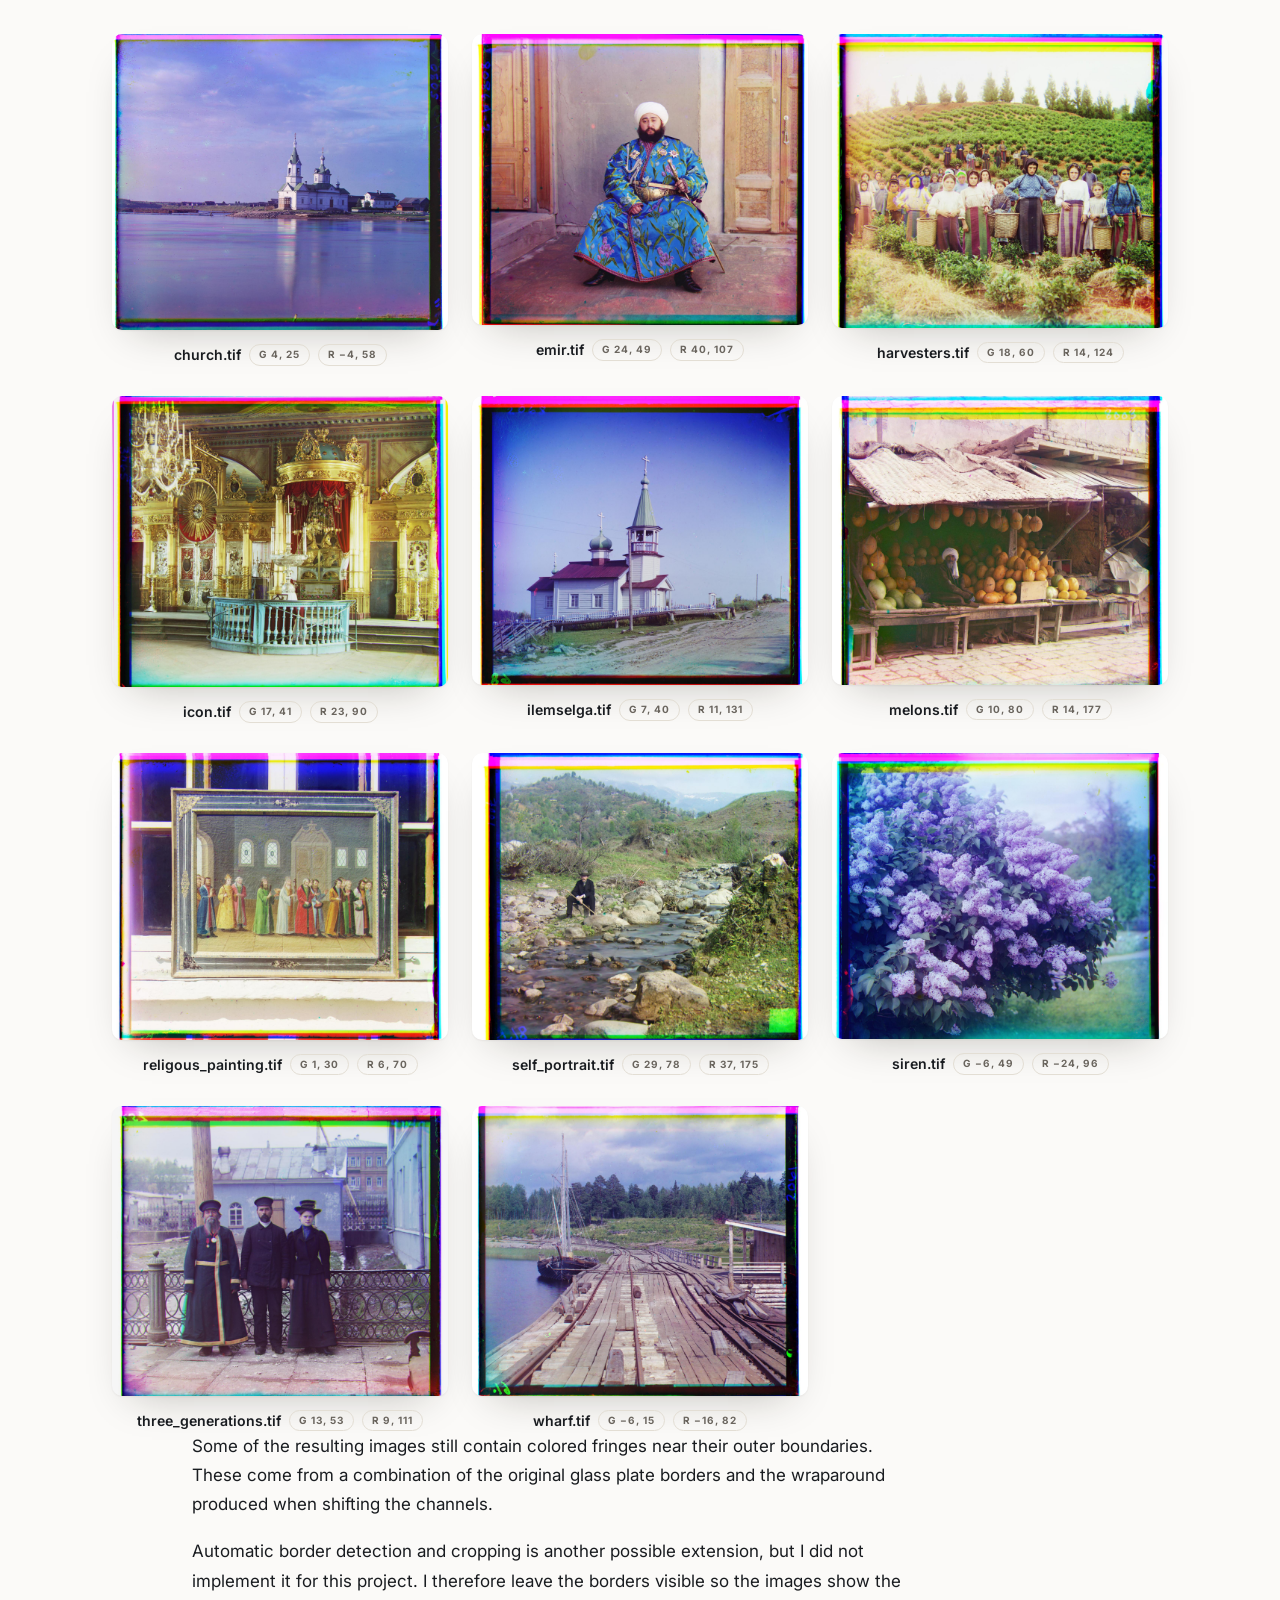
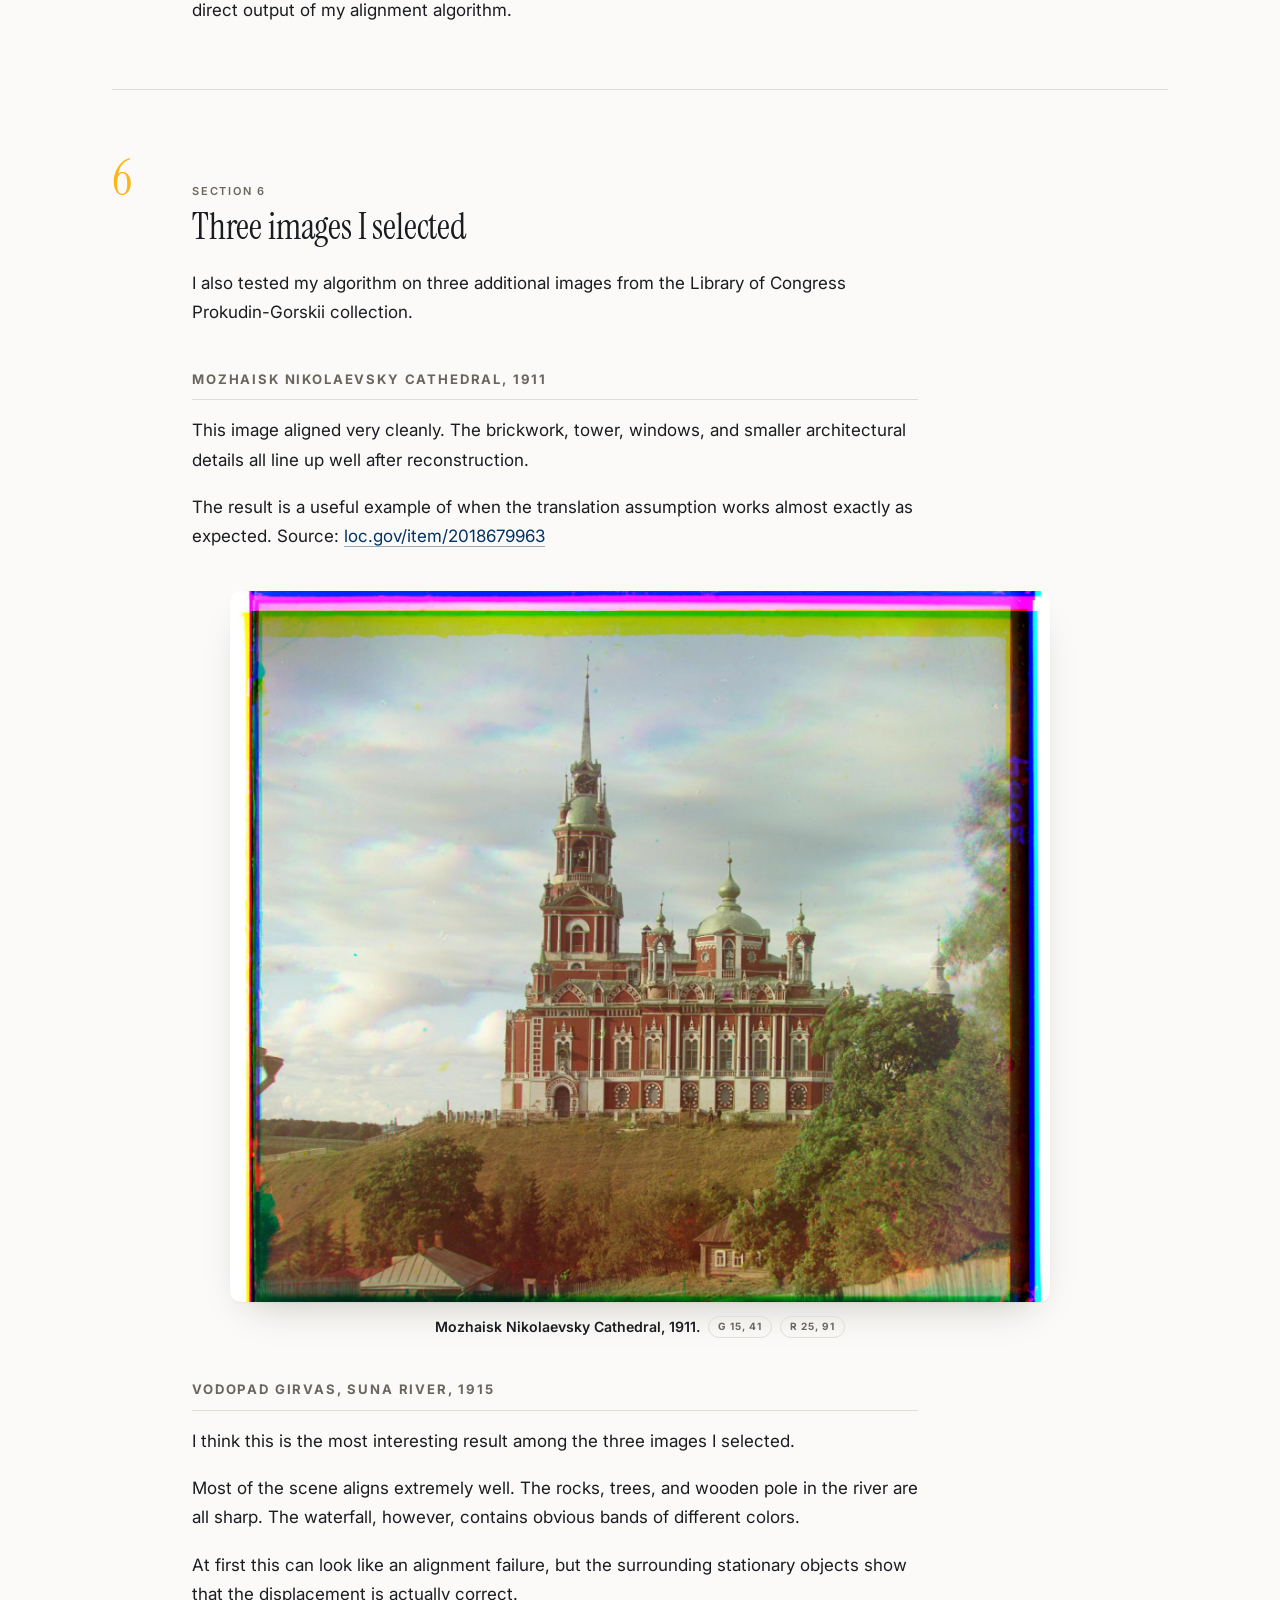
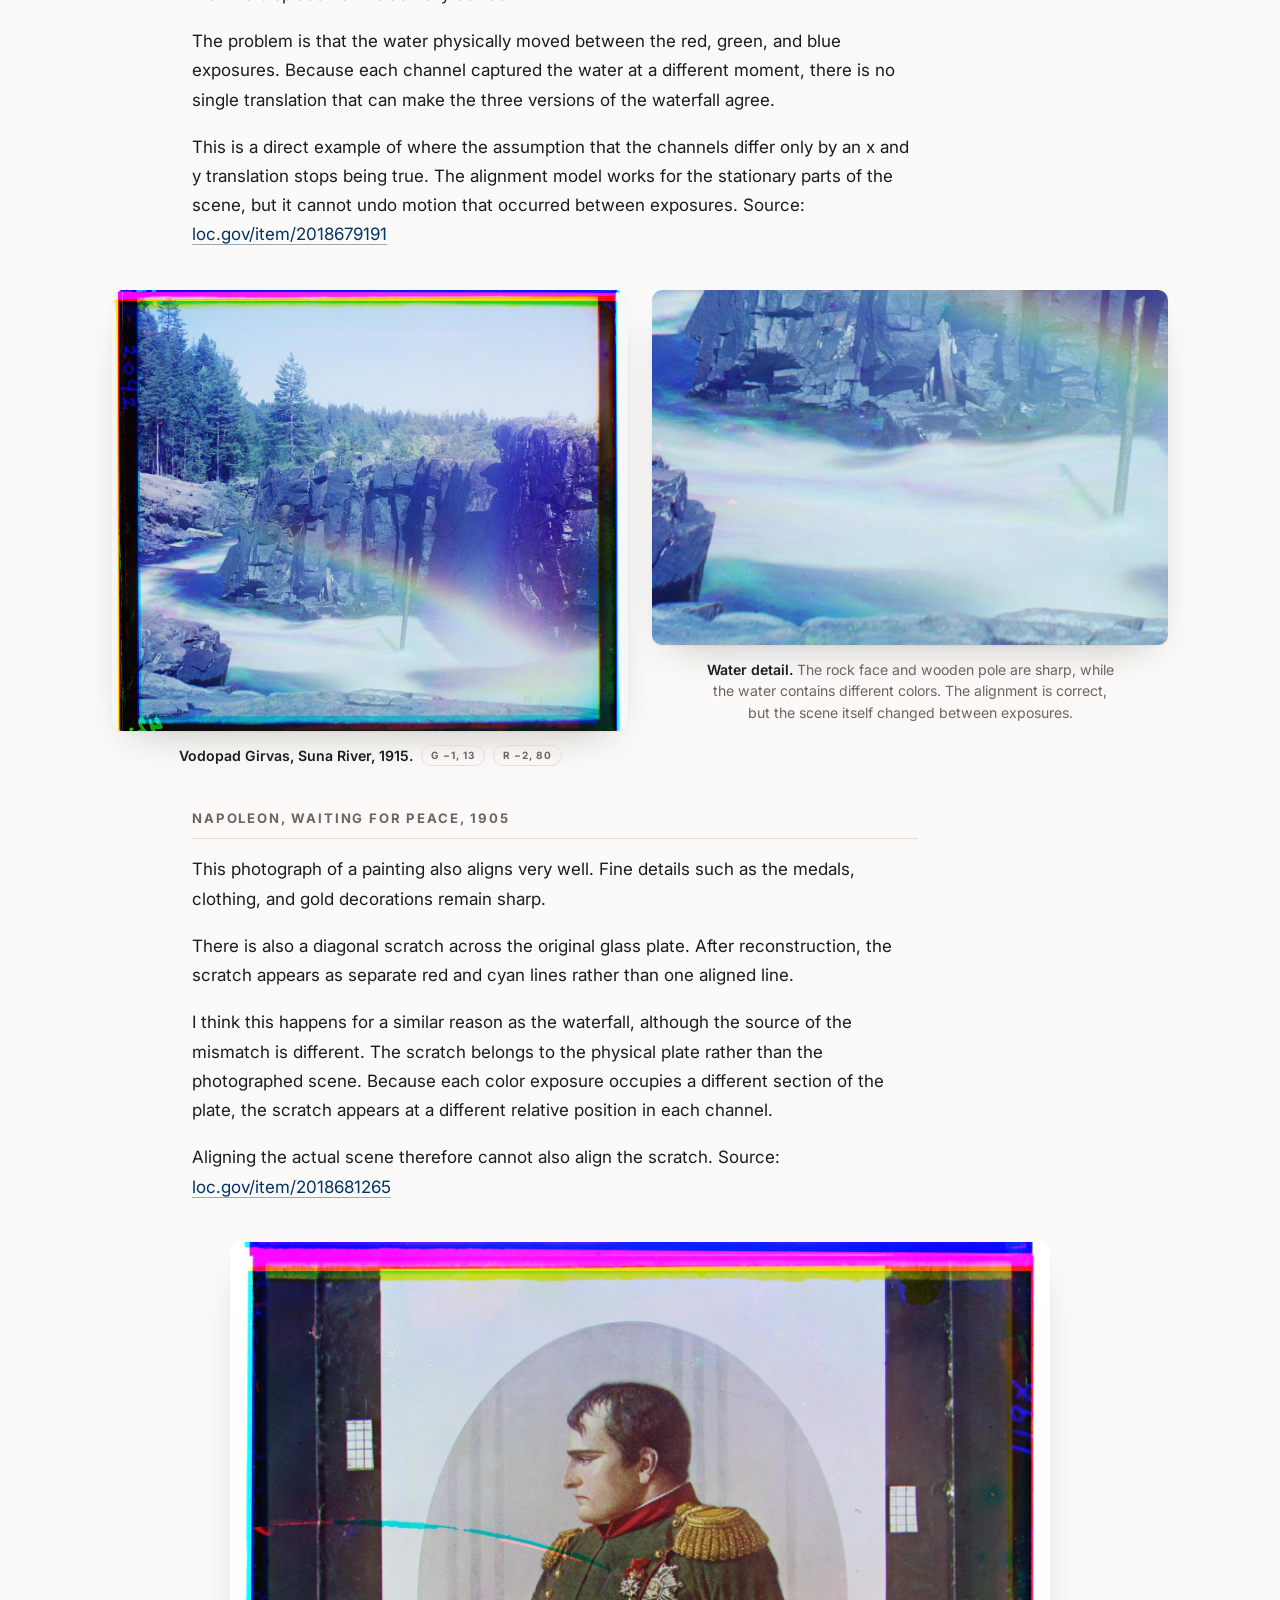
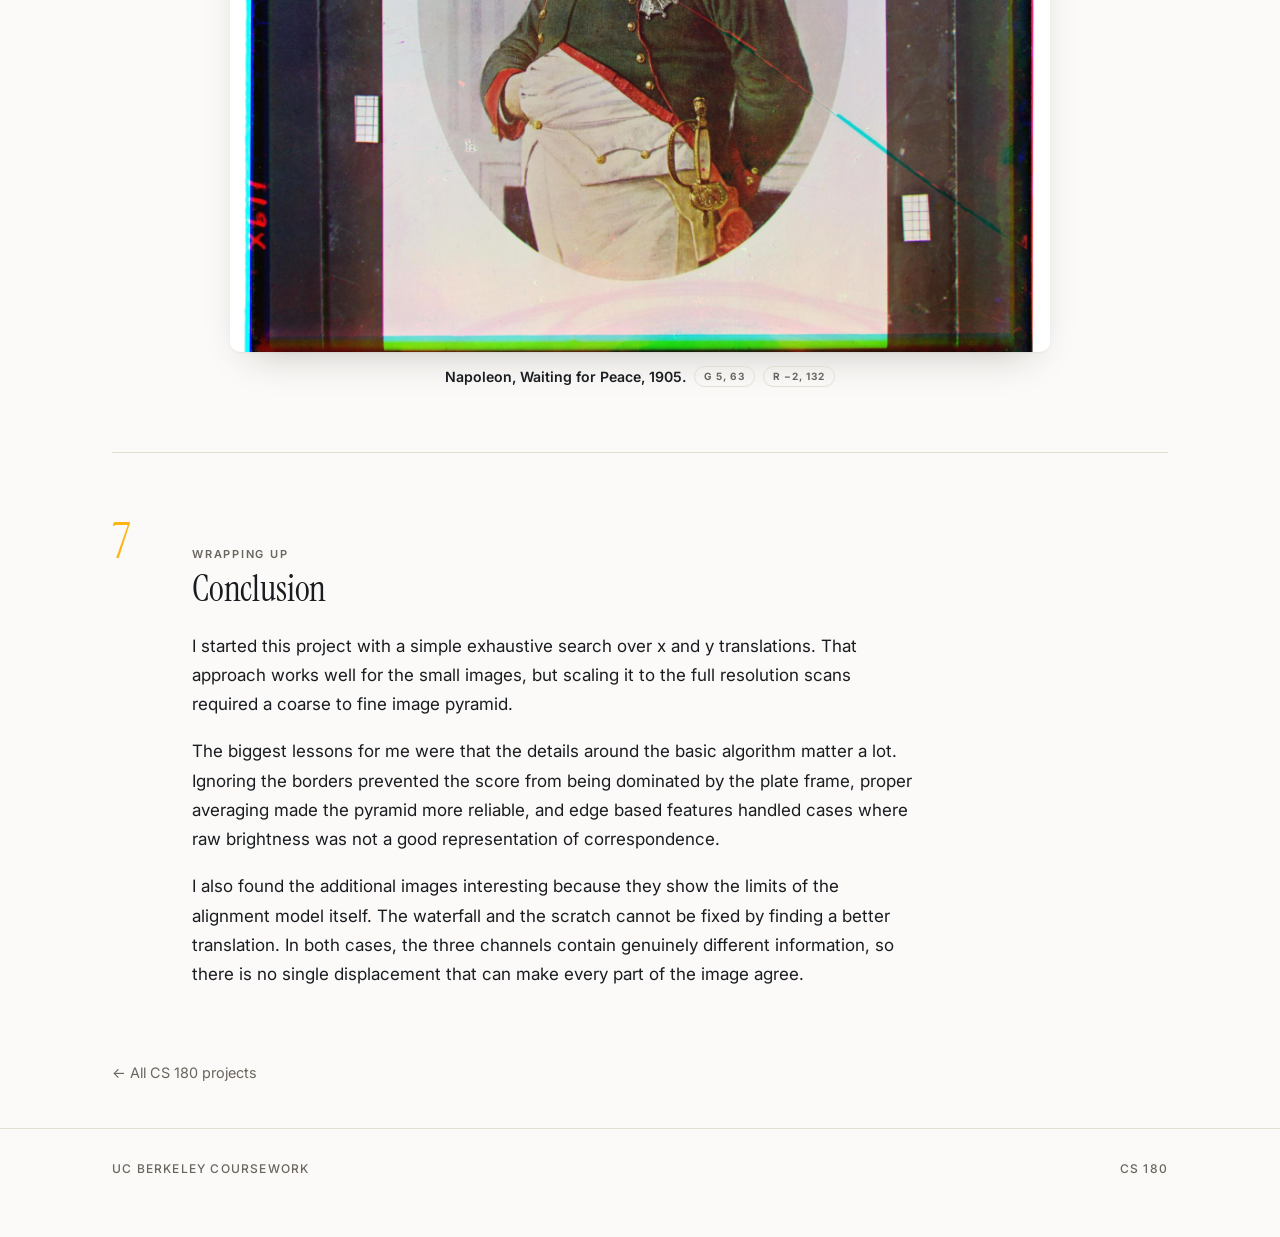
<file: cs180/proj1/index.html>
<!DOCTYPE html>
<html lang="en">
<head>
<meta charset="utf-8">
<meta name="viewport" content="width=device-width, initial-scale=1">
<title>CS 180 · Project 1</title>
<meta name="description" content="Project 1 for CS 180: colorizing the Prokudin-Gorskii glass plate negatives by aligning their red, green, and blue exposures.">
<link rel="icon" href="../../assets/img/berkeley-seal.svg">
<script>try{var t=localStorage.getItem("theme");if(t)document.documentElement.setAttribute("data-theme",t);}catch(e){}</script>
<link rel="preconnect" href="https://fonts.googleapis.com">
<link rel="preconnect" href="https://fonts.gstatic.com" crossorigin>
<link rel="stylesheet" href="https://fonts.googleapis.com/css2?family=Instrument+Serif:ital@0;1&family=Inter:wght@400;500;600;700&display=swap">
<link rel="stylesheet" href="../../assets/css/style.css">
<style>
  /* page-scoped: the shared stylesheet has no table or gallery rules */
  .task .prose h3 {
    font-family: Inter, sans-serif; font-size: .82rem; font-weight: 700;
    letter-spacing: .14em; text-transform: uppercase; color: var(--ink-soft);
    line-height: 1.5;
    margin: 42px 0 16px;
    padding-bottom: 10px;
    border-bottom: 1px solid var(--line);
  }
  .offsets { margin: 36px 0 0 80px; overflow-x: auto; }
  .offsets table { border-collapse: collapse; width: 100%; max-width: 640px; font-size: .9rem; }
  .offsets caption {
    caption-side: top; text-align: left; font-size: 11px; font-weight: 600;
    letter-spacing: .14em; text-transform: uppercase; color: var(--ink-soft);
    padding-bottom: 12px;
  }
  .offsets th, .offsets td { padding: 9px 16px 9px 0; border-bottom: 1px solid var(--line); }
  .offsets th {
    text-align: left; font-size: 11px; font-weight: 600; letter-spacing: .12em;
    text-transform: uppercase; color: var(--ink-soft); border-bottom-color: var(--ink-soft);
  }
  .offsets td:first-child { color: var(--ink); }
  .offsets td + td { font-variant-numeric: tabular-nums; color: var(--ink-soft); white-space: nowrap; }
  .offsets tr:last-child td { border-bottom: none; }

  .gallery { display: grid; gap: 30px 24px; grid-template-columns: repeat(3, 1fr); margin: 40px 0 0; }
  .gallery figure { text-align: center; }
  .gallery figcaption { max-width: none; }

  @media (max-width: 900px) { .gallery { grid-template-columns: repeat(2, 1fr); } }
  @media (max-width: 720px) {
    .offsets { margin-left: 0; }
    .gallery { grid-template-columns: 1fr; }
  }
</style>
</head>
<body>

<header class="topbar">
  <div class="wrap">
    <a class="mark" href="/">
      <img src="../../assets/img/berkeley-seal.svg" alt="UC Berkeley seal">
      <span>Coursework</span>
    </a>
    <nav>
      <a href="/">Home</a>
      <a href="/cs180/" class="active">CS 180</a>
      <button class="theme-toggle" type="button" aria-label="Switch color theme"></button>
    </nav>
  </div>
</header>

<main>
  <div class="wrap">

    <div class="hero compact">
      <p class="eyebrow">CS 180 <span class="dot">·</span> Project 1</p>
      <h1>Colorizing the Prokudin-Gorskii Photo Collection</h1>
      <p class="lead">
        Around 1907, Sergei Prokudin-Gorskii traveled across the Russian Empire photographing
        scenes through three different color filters: red, green, and blue. Each scene was
        recorded three times on the same glass plate, with the goal of eventually reconstructing
        a color photograph.
      </p>
      <div class="rule"></div>
    </div>

    <section class="task">
      <div class="task-head">
        <span class="task-num">1</span>
        <h2><span class="sub">Section 1</span>Understanding the glass plates</h2>
      </div>

      <div class="prose">
        <p>
          In this project, I take these digitized glass plates, separate the three exposures,
          align them, and combine them into a single color image. I think the interesting part
          of the project is that the basic idea is very simple, but making it work reliably on
          large images requires a few important choices about alignment, image pyramids,
          borders, and image features.
        </p>
        <p>
          Each scanned glass plate is one tall grayscale image containing three exposures
          stacked vertically. I first divide the image height into three equal sections to
          recover the individual color channels.
        </p>
        <p>
          The order from top to bottom is <b>blue, green, red</b>, rather than RGB. This is an
          easy detail to get wrong. If I combine the channels in the wrong order, the resulting
          colors immediately look unnatural.
        </p>
        <p>
          The three exposures were taken sequentially through different filters, so they are
          slightly shifted relative to one another. My goal is therefore to determine how much
          I need to move the green and red channels so that they align with the blue channel.
        </p>
        <p>
          I keep the blue channel fixed and search for an x and y translation for the other two
          channels. Following the assumption in the project, I only consider translation and do
          not try to correct rotation or scaling.
        </p>
      </div>

      <div class="pair single">
        <figure>
          <img class="shot" src="img/cathedral-unaligned.jpg" alt="The cathedral plate with its three channels stacked without alignment, showing red and cyan ghosting">
          <figcaption><b>Unaligned color channels.</b> The three channels stacked directly without alignment. The red and cyan ghosting comes from the displacement between the exposures.</figcaption>
        </figure>
      </div>
    </section>

    <section class="task">
      <div class="task-head">
        <span class="task-num">2</span>
        <h2><span class="sub">Section 2</span>Single-scale alignment</h2>
      </div>

      <div class="prose">
        <p>
          For the smaller JPEG images, I started with a straightforward exhaustive search.
        </p>
        <p>
          For each channel, I try every integer displacement from &minus;15 to +15 in both the
          x and y directions. This gives 961 possible shifts. For each candidate, I shift the
          channel using <code>np.roll</code>, compare it against the blue channel, and keep the
          displacement with the best score.
        </p>
        <p>
          For my similarity metric, I use the <b>L2 norm</b>. I subtract the two images and sum
          the squared difference between their pixel values. A perfect match would have a score
          of zero, while larger differences produce larger scores.
        </p>
        <p>
          I leave out the square root in the standard L2 formula because it does not affect
          which displacement has the smallest score. It only adds an unnecessary computation.
        </p>

        <h3>Ignoring the borders</h3>
        <p>
          One of the most important choices I made was excluding the borders when computing the
          alignment score.
        </p>
        <p>
          The scanned plates contain strong black and white borders. If I compare the entire
          image, those borders can dominate the L2 score. The algorithm can then find a
          displacement that aligns the frame well even though the actual photograph is
          misaligned.
        </p>
        <p>
          To avoid this, I ignore 20 percent of the image from each side and calculate the
          score only using the central region. This also prevents the wrapped pixels created by
          <code>np.roll</code> from affecting the comparison.
        </p>
        <p>
          I think this made a much larger difference than changing the similarity metric itself.
        </p>
      </div>

      <div class="offsets">
        <table>
          <caption>Single-scale results</caption>
          <thead>
            <tr><th>Image</th><th>Green offset (x, y)</th><th>Red offset (x, y)</th></tr>
          </thead>
          <tbody>
            <tr><td>cathedral.jpg</td><td>(2, 5)</td><td>(3, 12)</td></tr>
            <tr><td>monastery.jpg</td><td>(2, &minus;3)</td><td>(2, 3)</td></tr>
            <tr><td>tobolsk.jpg</td><td>(3, 3)</td><td>(3, 7)</td></tr>
          </tbody>
        </table>
      </div>

      <div class="gallery">
        <figure>
          <img class="shot" src="img/cathedral.jpg" alt="Aligned color reconstruction of the cathedral plate">
          <figcaption><b>cathedral.jpg</b><span class="lens">G 2, 5</span><span class="lens">R 3, 12</span></figcaption>
        </figure>
        <figure>
          <img class="shot" src="img/monastery.jpg" alt="Aligned color reconstruction of the monastery plate">
          <figcaption><b>monastery.jpg</b><span class="lens">G 2, &minus;3</span><span class="lens">R 2, 3</span></figcaption>
        </figure>
        <figure>
          <img class="shot" src="img/tobolsk.jpg" alt="Aligned color reconstruction of the tobolsk plate">
          <figcaption><b>tobolsk.jpg</b><span class="lens">G 3, 3</span><span class="lens">R 3, 7</span></figcaption>
        </figure>
      </div>
    </section>

    <section class="task">
      <div class="task-head">
        <span class="task-num">3</span>
        <h2><span class="sub">Section 3</span>Image pyramid alignment</h2>
      </div>

      <div class="prose">
        <p>
          The exhaustive search works well for the small JPEG images, but it becomes impractical
          for the full resolution TIFF files.
        </p>
        <p>
          Each channel is around 3200 &times; 3600 pixels, and some of the actual displacements
          are close to 180 pixels. A search window of only 15 pixels is therefore not large
          enough.
        </p>
        <p>
          I could simply increase the search range to around 180 pixels, but that would require
          evaluating roughly 130,000 candidate translations. Each candidate would also require
          comparing millions of pixels, so this quickly becomes too expensive.
        </p>
        <p>
          Instead, I use an <b>image pyramid</b>. The basic idea is to solve the alignment
          problem at a small resolution first, then gradually refine the result as I return to
          the original resolution.
        </p>
        <p>
          I repeatedly reduce both images by a factor of two until the shorter dimension is
          below 300 pixels. At this smallest level, I run the original search over a range of
          15 pixels.
        </p>
        <p>
          When I move back to the next resolution, each image dimension doubles, so I also
          double the displacement from the previous level. I then search only 2 pixels around
          that predicted location to correct any small error introduced by downsampling.
        </p>
        <p>
          Instead of searching 961 possibilities at every resolution, the finer levels only need
          to test 25 possibilities.
        </p>
        <p>
          I implemented this recursively, which I think makes the algorithm especially clean.
          Each call solves the smaller version of the same alignment problem before refining
          that estimate at the current resolution.
        </p>

        <h3>Why the pyramid works</h3>
        <p>
          Downsampling reduces the displacement at the same time that it reduces the image size.
        </p>
        <p>
          For example, after four reductions, a channel that originally has a width around 3200
          pixels becomes roughly 200 pixels wide. A displacement of 180 pixels also shrinks to
          around 11 pixels, which now fits comfortably inside my search range of 15 pixels.
        </p>
        <p>
          Using the pyramid, a full resolution plate takes approximately one to two seconds to
          align rather than requiring an exhaustive search over the full displacement range.
        </p>

        <h3>Downsampling correctly</h3>
        <p>
          I did not reduce the image by simply selecting every second pixel.
        </p>
        <p>
          If I discard pixels directly, high frequency details can alias into incorrect lower
          frequency patterns. Since the three color channels contain different intensity values,
          they can also alias differently. This is especially problematic because an incorrect
          estimate at the smallest pyramid level will be propagated upward through every later
          refinement.
        </p>
        <p>
          Instead, I average each 2 &times; 2 block of pixels before reducing the resolution.
          This smooths the image before removing information and gives me a more stable coarse
          representation.
        </p>
        <p>
          I compared this approach with an antialiased resize from scikit-image. My 2 &times; 2
          averaging method differs from the reference by about 0.0127 on average, while simply
          selecting every second pixel differs by 0.0341. That means the direct subsampling
          error is about 2.7 times larger.
        </p>

        <h3>Choosing the pyramid parameters</h3>
        <p>
          I use 300 pixels as the stopping threshold for the smallest level of the pyramid.
        </p>
        <p>
          I think there is a useful tradeoff here. The smallest image needs to be small enough
          that the original displacement falls inside the 15 pixel search range, but it also
          needs to remain large enough to preserve meaningful visual structure. If I reduce the
          image too far, the coarse image becomes too blurry and the first alignment estimate
          becomes unreliable.
        </p>
        <p>
          For the refinement levels, I search 2 pixels around the doubled estimate. The
          refinement window needs to allow for small errors from downsampling and rounding, but
          keeping it small is important because the finest resolution contains much more data.
        </p>
        <p>
          At full resolution, each candidate shift operates on an array of approximately 46 MB,
          so even a small reduction in the number of candidates makes a noticeable difference.
        </p>
        <p>
          As a sanity check, I also ran the pyramid algorithm on the three small JPEG images. It
          returned exactly the same offsets as my original exhaustive search, which gave me
          confidence that the speedup was not changing the final alignment.
        </p>

        <h3>Baseline results with the L2 metric</h3>
        <p>
          Using the image pyramid described above, I first ran all provided images using the
          required L2 metric on raw pixel intensities. The method successfully aligns most
          images, but performs poorly on Emir because corresponding structures can have very
          different intensities across color channels. The results below use this baseline L2
          method. I then explore edge-based alignment as an additional improvement in the
          following section.
        </p>
      </div>

      <div class="offsets">
        <table>
          <caption>Pyramid alignment, L2 on raw pixel values</caption>
          <thead>
            <tr><th>Image</th><th>Green offset (x, y)</th><th>Red offset (x, y)</th></tr>
          </thead>
          <tbody>
            <tr><td>cathedral.jpg</td><td>(2, 5)</td><td>(3, 12)</td></tr>
            <tr><td>church.tif</td><td>(4, 25)</td><td>(&minus;4, 58)</td></tr>
            <tr><td>emir.tif</td><td>(24, 49)</td><td>(43, 61)</td></tr>
            <tr><td>harvesters.tif</td><td>(17, 59)</td><td>(14, 123)</td></tr>
            <tr><td>icon.tif</td><td>(17, 40)</td><td>(23, 89)</td></tr>
            <tr><td>ilemselga.tif</td><td>(7, 40)</td><td>(11, 131)</td></tr>
            <tr><td>melons.tif</td><td>(10, 81)</td><td>(14, 178)</td></tr>
            <tr><td>monastery.jpg</td><td>(2, &minus;3)</td><td>(2, 3)</td></tr>
            <tr><td>religous_painting.tif</td><td>(3, 29)</td><td>(7, 69)</td></tr>
            <tr><td>self_portrait.tif</td><td>(29, 78)</td><td>(37, 176)</td></tr>
            <tr><td>siren.tif</td><td>(&minus;5, 50)</td><td>(&minus;24, 97)</td></tr>
            <tr><td>three_generations.tif</td><td>(14, 52)</td><td>(12, 111)</td></tr>
            <tr><td>tobolsk.jpg</td><td>(3, 3)</td><td>(3, 7)</td></tr>
            <tr><td>wharf.tif</td><td>(&minus;7, 15)</td><td>(&minus;16, 82)</td></tr>
          </tbody>
        </table>
      </div>
    </section>

    <section class="task">
      <div class="task-head">
        <span class="task-num">4</span>
        <h2><span class="sub">Section 4</span>The Emir, and why pixel intensity can fail</h2>
      </div>

      <div class="prose">
        <p>
          Most of the provided images align well using the standard L2 comparison on pixel
          intensities. The major exception is <b>emir.tif</b>.
        </p>
        <p>
          Using raw pixel intensity, the red channel was aligned to approximately (43, 61),
          which produced obvious colored ghosting around the portrait.
        </p>
        <p>
          At first, I thought the issue might simply be that the three channels had very
          different average brightness values. However, their averages are approximately blue
          0.529, green 0.489, red 0.588, so the global brightness difference is not especially
          large.
        </p>
        <p>
          I think the more important problem is local image appearance.
        </p>
        <p>
          The Emir's robe covers a large part of the image and has very different intensities
          between the color channels. The blue fabric appears bright through the blue filter but
          much darker through the red filter.
        </p>
        <p>
          L2 compares raw intensity directly. Because of this, a large region with opposite
          intensity behavior can dominate the score and pull the algorithm toward a displacement
          that makes similar brightness values overlap rather than one that actually aligns the
          physical structures in the image.
        </p>

        <h3>Aligning with edges</h3>
        <p>
          To handle this case, I implemented an additional alignment method using <b>image
          edges</b> instead of raw pixel brightness.
        </p>
        <p>
          For every pixel, I calculate its intensity difference with the neighboring pixel to
          the right and the neighboring pixel below it. I then combine those differences to
          construct an edge strength image.
        </p>
        <p>
          This changes what the alignment algorithm sees. Instead of asking whether two
          locations have the same brightness, I ask whether visual boundaries occur in the same
          locations.
        </p>
        <p>
          I think this makes sense for the Emir because an edge can remain in the same physical
          position even when the two sides of the edge have very different brightness values
          across color channels.
        </p>
        <p>
          With edge based alignment, the red displacement becomes (40, 107), and the portrait
          becomes much sharper. The other images also remain correctly aligned, with some
          offsets changing by only one or two pixels.
        </p>
      </div>

      <div class="pair">
        <figure>
          <img class="shot" src="img/emir-before.jpg" alt="Detail of the Emir portrait aligned with raw pixel intensity, showing pink and cyan ghosting">
          <figcaption><b>Before.</b> Alignment using raw pixel intensity. Pink and cyan ghosting is visible around the face and turban.<span class="lens">R 43, 61</span></figcaption>
        </figure>
        <figure>
          <img class="shot" src="img/emir-after.jpg" alt="The same detail of the Emir portrait aligned with edge features, now sharp">
          <figcaption><b>After.</b> Alignment using image edges. The same pyramid procedure now finds a much better displacement because the comparison focuses on image structure rather than absolute brightness.<span class="lens">R 40, 107</span></figcaption>
        </figure>
      </div>
    </section>

    <section class="task">
      <div class="task-head">
        <span class="task-num">5</span>
        <h2><span class="sub">Section 5</span>Results</h2>
      </div>

      <div class="prose">
        <p>
          Below are the final displacement vectors for all 17 images. I use the same alignment
          parameters across the dataset rather than tuning parameters separately for individual
          photographs.
        </p>
      </div>

      <div class="offsets">
        <table>
          <caption>Final offsets, all 17 images</caption>
          <thead>
            <tr><th>Image</th><th>Green offset (x, y)</th><th>Red offset (x, y)</th></tr>
          </thead>
          <tbody>
            <tr><td>cathedral.jpg</td><td>(2, 5)</td><td>(3, 12)</td></tr>
            <tr><td>church.tif</td><td>(4, 25)</td><td>(&minus;4, 58)</td></tr>
            <tr><td>emir.tif</td><td>(24, 49)</td><td>(40, 107)</td></tr>
            <tr><td>harvesters.tif</td><td>(18, 60)</td><td>(14, 124)</td></tr>
            <tr><td>icon.tif</td><td>(17, 41)</td><td>(23, 90)</td></tr>
            <tr><td>ilemselga.tif</td><td>(7, 40)</td><td>(11, 131)</td></tr>
            <tr><td>melons.tif</td><td>(10, 80)</td><td>(14, 177)</td></tr>
            <tr><td>monastery.jpg</td><td>(2, &minus;3)</td><td>(2, 3)</td></tr>
            <tr><td>religous_painting.tif</td><td>(1, 30)</td><td>(6, 70)</td></tr>
            <tr><td>self_portrait.tif</td><td>(29, 78)</td><td>(37, 175)</td></tr>
            <tr><td>siren.tif</td><td>(&minus;6, 49)</td><td>(&minus;24, 96)</td></tr>
            <tr><td>three_generations.tif</td><td>(13, 53)</td><td>(9, 111)</td></tr>
            <tr><td>tobolsk.jpg</td><td>(3, 3)</td><td>(3, 7)</td></tr>
            <tr><td>wharf.tif</td><td>(&minus;6, 15)</td><td>(&minus;16, 82)</td></tr>
            <tr><td>napoleon.tif</td><td>(5, 63)</td><td>(&minus;2, 132)</td></tr>
            <tr><td>girvas.tif</td><td>(&minus;1, 13)</td><td>(&minus;2, 80)</td></tr>
            <tr><td>mozhaisk.tif</td><td>(15, 41)</td><td>(25, 91)</td></tr>
          </tbody>
        </table>
      </div>

      <div class="gallery">
        <figure>
          <img class="shot" src="img/church.jpg" alt="Aligned color reconstruction: church">
          <figcaption><b>church.tif</b><span class="lens">G 4, 25</span><span class="lens">R &minus;4, 58</span></figcaption>
        </figure>
        <figure>
          <img class="shot" src="img/emir.jpg" alt="Aligned color reconstruction: the Emir of Bukhara">
          <figcaption><b>emir.tif</b><span class="lens">G 24, 49</span><span class="lens">R 40, 107</span></figcaption>
        </figure>
        <figure>
          <img class="shot" src="img/harvesters.jpg" alt="Aligned color reconstruction: harvesters">
          <figcaption><b>harvesters.tif</b><span class="lens">G 18, 60</span><span class="lens">R 14, 124</span></figcaption>
        </figure>
        <figure>
          <img class="shot" src="img/icon.jpg" alt="Aligned color reconstruction: icon">
          <figcaption><b>icon.tif</b><span class="lens">G 17, 41</span><span class="lens">R 23, 90</span></figcaption>
        </figure>
        <figure>
          <img class="shot" src="img/ilemselga.jpg" alt="Aligned color reconstruction: Ilemselga">
          <figcaption><b>ilemselga.tif</b><span class="lens">G 7, 40</span><span class="lens">R 11, 131</span></figcaption>
        </figure>
        <figure>
          <img class="shot" src="img/melons.jpg" alt="Aligned color reconstruction: melons">
          <figcaption><b>melons.tif</b><span class="lens">G 10, 80</span><span class="lens">R 14, 177</span></figcaption>
        </figure>
        <figure>
          <img class="shot" src="img/religous-painting.jpg" alt="Aligned color reconstruction: religious painting">
          <figcaption><b>religous_painting.tif</b><span class="lens">G 1, 30</span><span class="lens">R 6, 70</span></figcaption>
        </figure>
        <figure>
          <img class="shot" src="img/self-portrait.jpg" alt="Aligned color reconstruction: self portrait">
          <figcaption><b>self_portrait.tif</b><span class="lens">G 29, 78</span><span class="lens">R 37, 175</span></figcaption>
        </figure>
        <figure>
          <img class="shot" src="img/siren.jpg" alt="Aligned color reconstruction: lilacs">
          <figcaption><b>siren.tif</b><span class="lens">G &minus;6, 49</span><span class="lens">R &minus;24, 96</span></figcaption>
        </figure>
        <figure>
          <img class="shot" src="img/three-generations.jpg" alt="Aligned color reconstruction: three generations">
          <figcaption><b>three_generations.tif</b><span class="lens">G 13, 53</span><span class="lens">R 9, 111</span></figcaption>
        </figure>
        <figure>
          <img class="shot" src="img/wharf.jpg" alt="Aligned color reconstruction: wharf">
          <figcaption><b>wharf.tif</b><span class="lens">G &minus;6, 15</span><span class="lens">R &minus;16, 82</span></figcaption>
        </figure>
      </div>

      <div class="prose">
        <p>
          Some of the resulting images still contain colored fringes near their outer
          boundaries. These come from a combination of the original glass plate borders and the
          wraparound produced when shifting the channels.
        </p>
        <p>
          Automatic border detection and cropping is another possible extension, but I did not
          implement it for this project. I therefore leave the borders visible so the images
          show the direct output of my alignment algorithm.
        </p>
      </div>
    </section>

    <section class="task">
      <div class="task-head">
        <span class="task-num">6</span>
        <h2><span class="sub">Section 6</span>Three images I selected</h2>
      </div>

      <div class="prose">
        <p>
          I also tested my algorithm on three additional images from the Library of Congress
          Prokudin-Gorskii collection.
        </p>

        <h3>Mozhaisk Nikolaevsky Cathedral, 1911</h3>
        <p>
          This image aligned very cleanly. The brickwork, tower, windows, and smaller
          architectural details all line up well after reconstruction.
        </p>
        <p>
          The result is a useful example of when the translation assumption works almost exactly
          as expected.
          Source: <a href="https://www.loc.gov/item/2018679963/">loc.gov/item/2018679963</a>
        </p>
      </div>

      <div class="pair single">
        <figure>
          <img class="shot" src="img/mozhaisk.jpg" alt="Aligned color reconstruction of the Mozhaisk Nikolaevsky Cathedral">
          <figcaption><b>Mozhaisk Nikolaevsky Cathedral, 1911.</b><span class="lens">G 15, 41</span><span class="lens">R 25, 91</span></figcaption>
        </figure>
      </div>

      <div class="prose">
        <h3>Vodopad Girvas, Suna River, 1915</h3>
        <p>
          I think this is the most interesting result among the three images I selected.
        </p>
        <p>
          Most of the scene aligns extremely well. The rocks, trees, and wooden pole in the
          river are all sharp. The waterfall, however, contains obvious bands of different
          colors.
        </p>
        <p>
          At first this can look like an alignment failure, but the surrounding stationary
          objects show that the displacement is actually correct.
        </p>
        <p>
          The problem is that the water physically moved between the red, green, and blue
          exposures. Because each channel captured the water at a different moment, there is no
          single translation that can make the three versions of the waterfall agree.
        </p>
        <p>
          This is a direct example of where the assumption that the channels differ only by an x
          and y translation stops being true. The alignment model works for the stationary parts
          of the scene, but it cannot undo motion that occurred between exposures.
          Source: <a href="https://www.loc.gov/item/2018679191/">loc.gov/item/2018679191</a>
        </p>
      </div>

      <div class="pair">
        <figure>
          <img class="shot" src="img/girvas.jpg" alt="Aligned color reconstruction of the Girvas waterfall on the Suna River">
          <figcaption><b>Vodopad Girvas, Suna River, 1915.</b><span class="lens">G &minus;1, 13</span><span class="lens">R &minus;2, 80</span></figcaption>
        </figure>
        <figure>
          <img class="shot" src="img/girvas-water.jpg" alt="Close detail of the waterfall showing sharp rock and pole but multicolored water">
          <figcaption><b>Water detail.</b> The rock face and wooden pole are sharp, while the water contains different colors. The alignment is correct, but the scene itself changed between exposures.</figcaption>
        </figure>
      </div>

      <div class="prose">
        <h3>Napoleon, Waiting for Peace, 1905</h3>
        <p>
          This photograph of a painting also aligns very well. Fine details such as the medals,
          clothing, and gold decorations remain sharp.
        </p>
        <p>
          There is also a diagonal scratch across the original glass plate. After reconstruction,
          the scratch appears as separate red and cyan lines rather than one aligned line.
        </p>
        <p>
          I think this happens for a similar reason as the waterfall, although the source of the
          mismatch is different. The scratch belongs to the physical plate rather than the
          photographed scene. Because each color exposure occupies a different section of the
          plate, the scratch appears at a different relative position in each channel.
        </p>
        <p>
          Aligning the actual scene therefore cannot also align the scratch.
          Source: <a href="https://www.loc.gov/item/2018681265/">loc.gov/item/2018681265</a>
        </p>
      </div>

      <div class="pair single">
        <figure>
          <img class="shot" src="img/napoleon.jpg" alt="Aligned color reconstruction of a photograph of a painting of Napoleon">
          <figcaption><b>Napoleon, Waiting for Peace, 1905.</b><span class="lens">G 5, 63</span><span class="lens">R &minus;2, 132</span></figcaption>
        </figure>
      </div>
    </section>

    <section class="task">
      <div class="task-head">
        <span class="task-num">7</span>
        <h2><span class="sub">Wrapping up</span>Conclusion</h2>
      </div>

      <div class="prose">
        <p>
          I started this project with a simple exhaustive search over x and y translations. That
          approach works well for the small images, but scaling it to the full resolution scans
          required a coarse to fine image pyramid.
        </p>
        <p>
          The biggest lessons for me were that the details around the basic algorithm matter a
          lot. Ignoring the borders prevented the score from being dominated by the plate frame,
          proper averaging made the pyramid more reliable, and edge based features handled cases
          where raw brightness was not a good representation of correspondence.
        </p>
        <p>
          I also found the additional images interesting because they show the limits of the
          alignment model itself. The waterfall and the scratch cannot be fixed by finding a
          better translation. In both cases, the three channels contain genuinely different
          information, so there is no single displacement that can make every part of the image
          agree.
        </p>
      </div>
    </section>

    <a class="backlink" href="/cs180/">← All CS 180 projects</a>

  </div>
</main>

<footer>
  <div class="wrap">
    <span>UC Berkeley coursework</span>
    <span class="spacer"><a href="/cs180/">CS 180</a></span>
  </div>
</footer>

<script src="../../assets/js/site.js"></script>
<script src="../../assets/js/theme.js"></script>
</body>
</html>
</file>
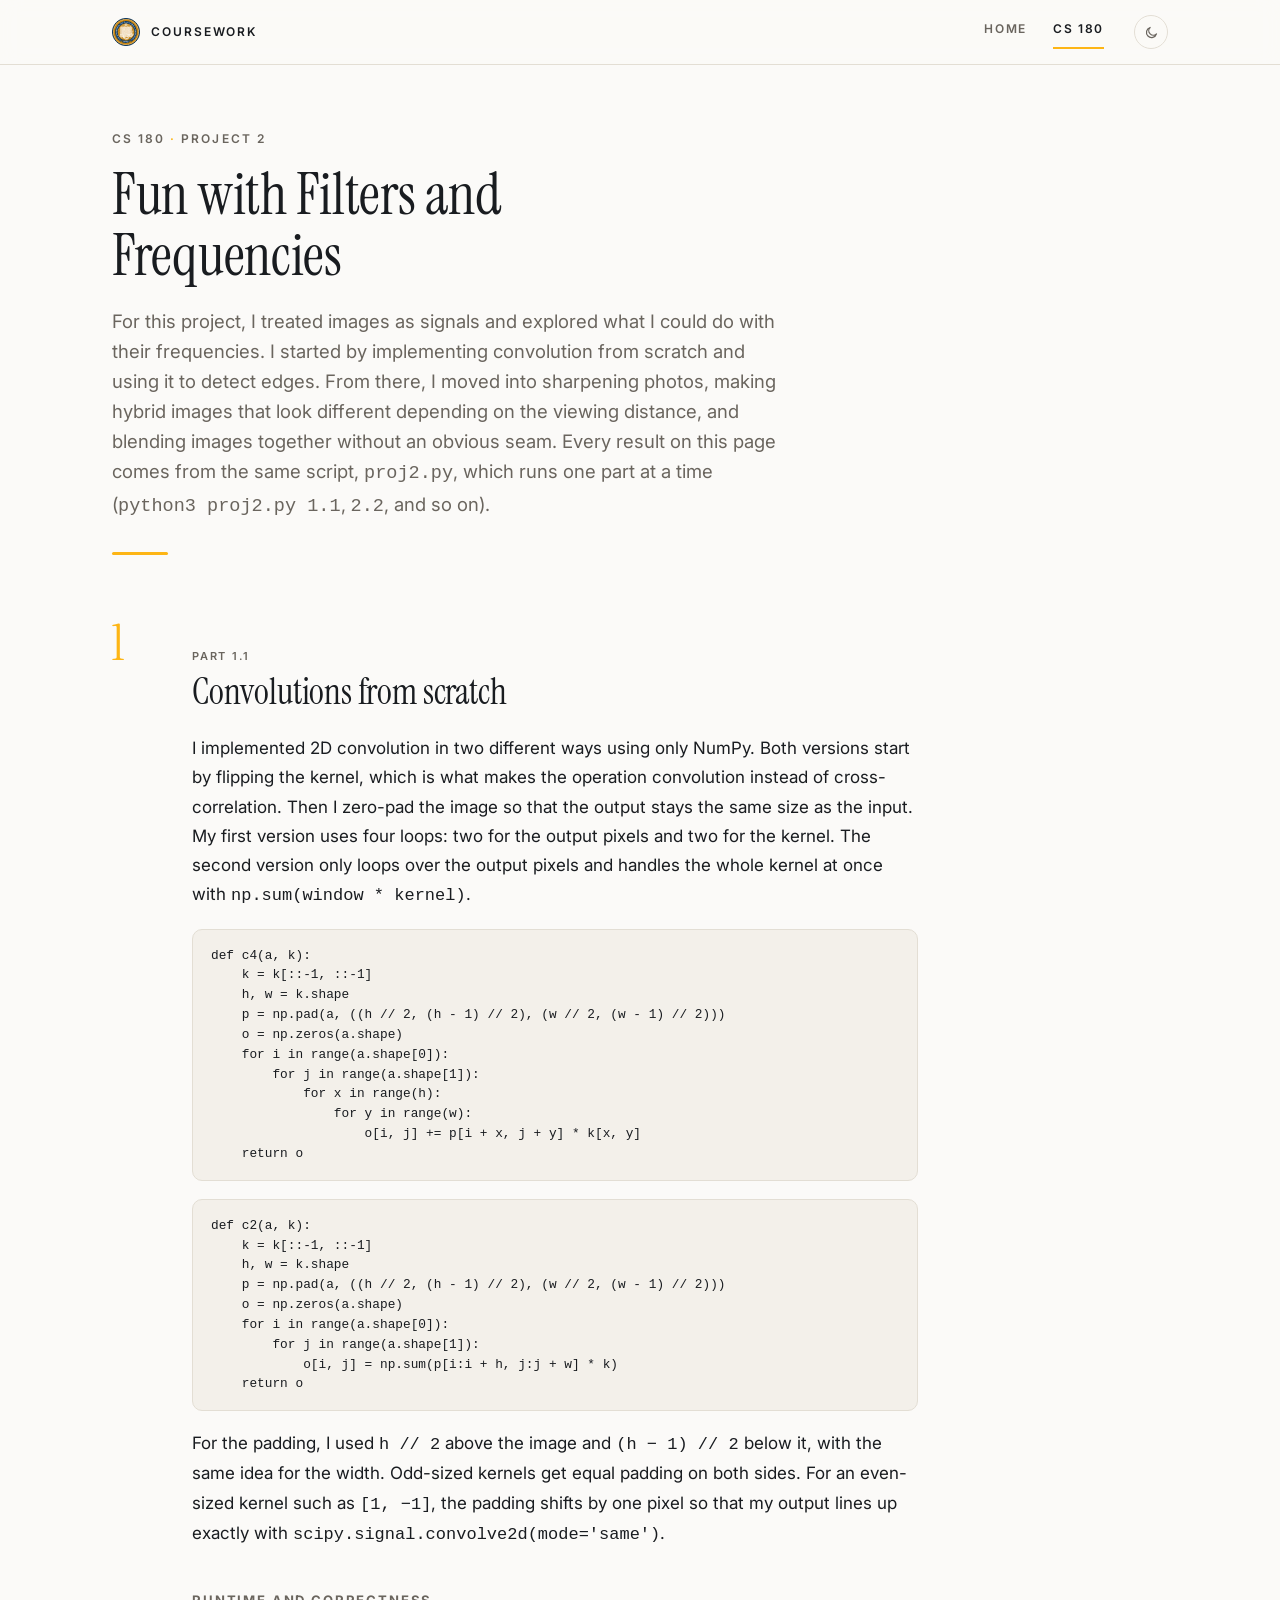
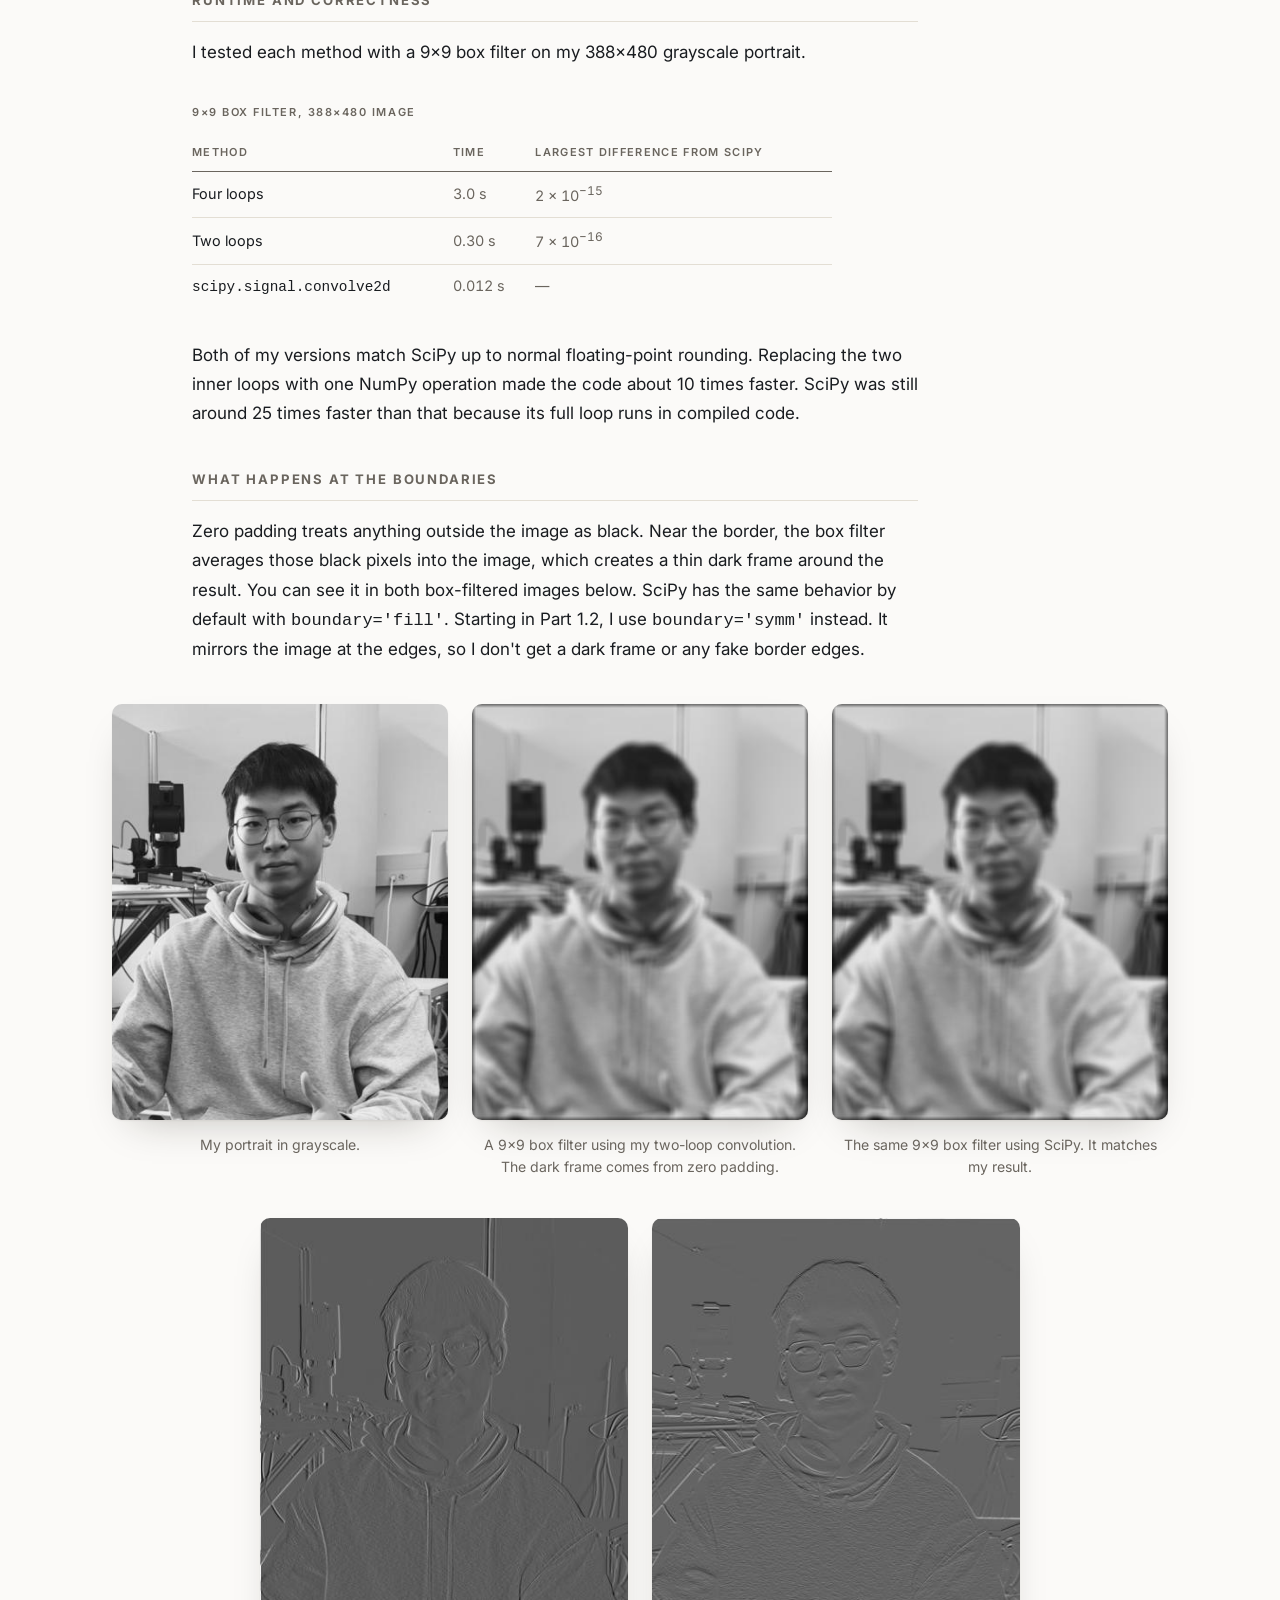
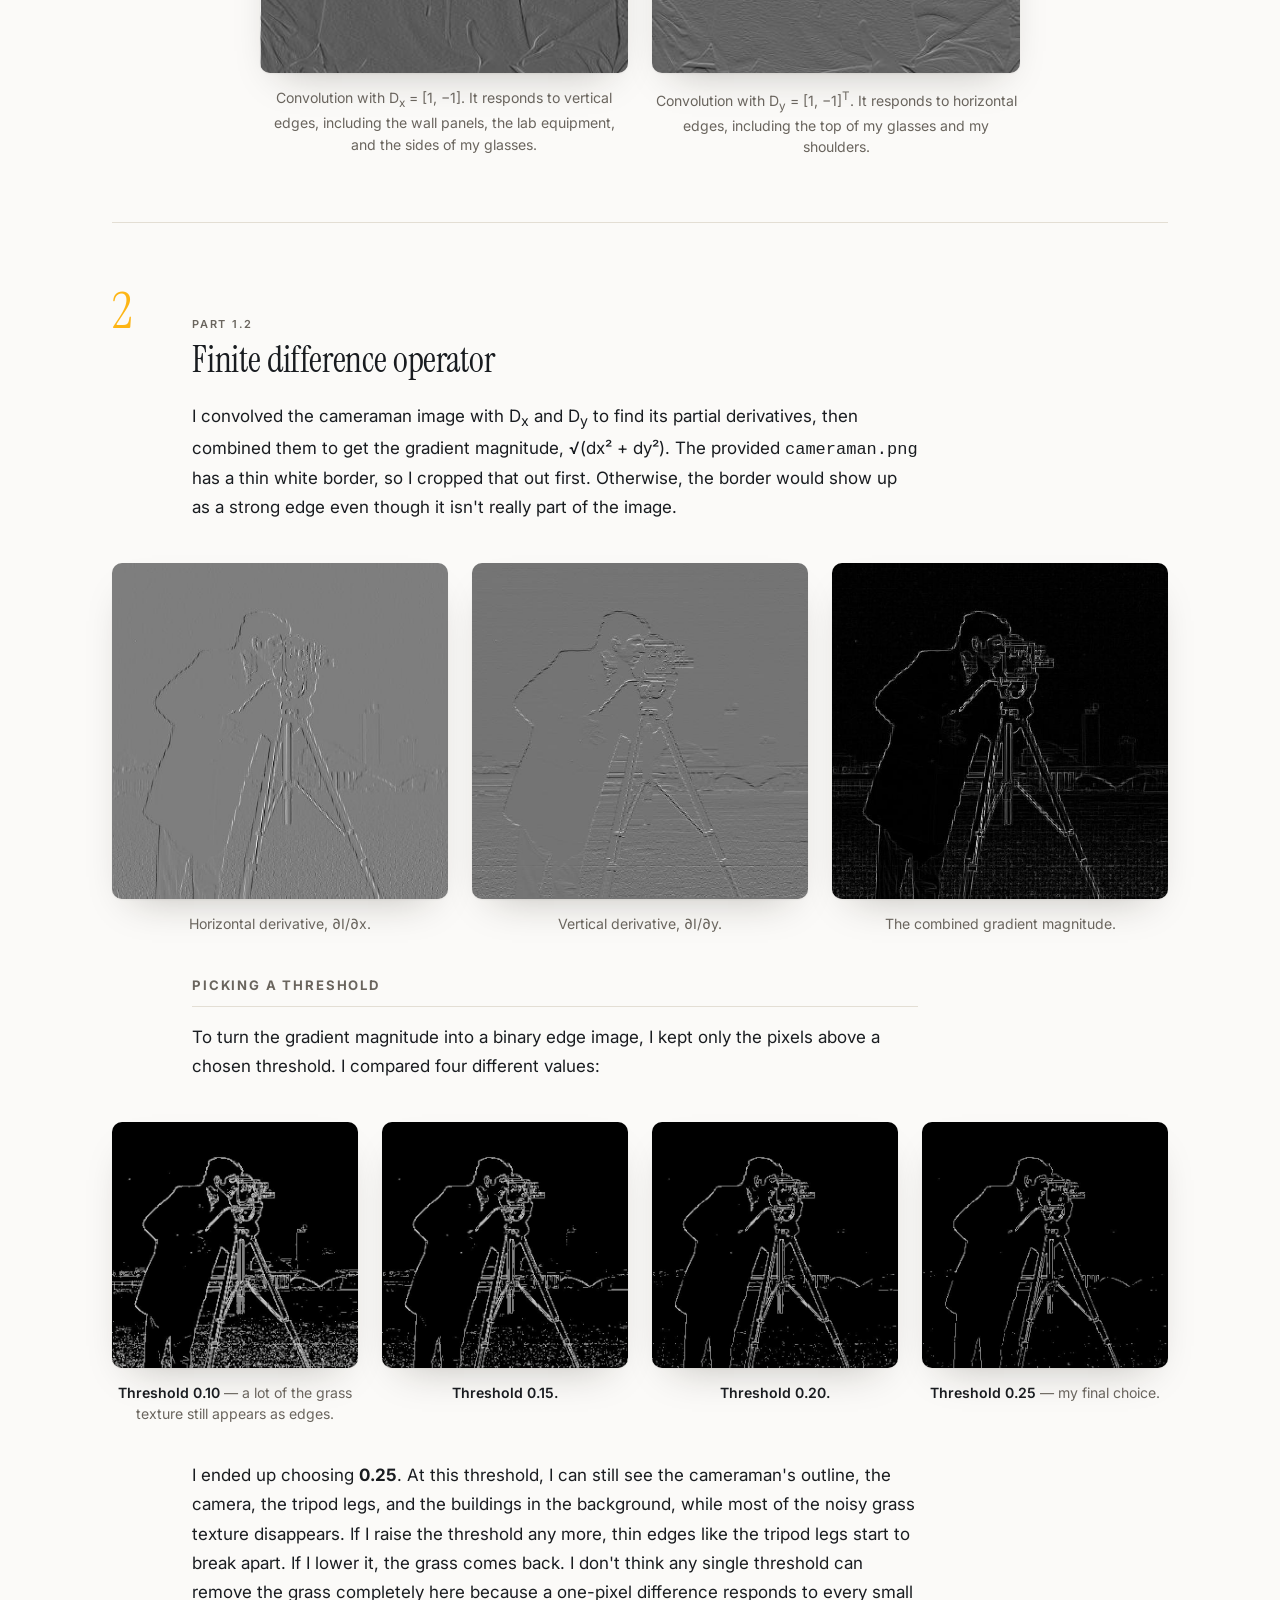
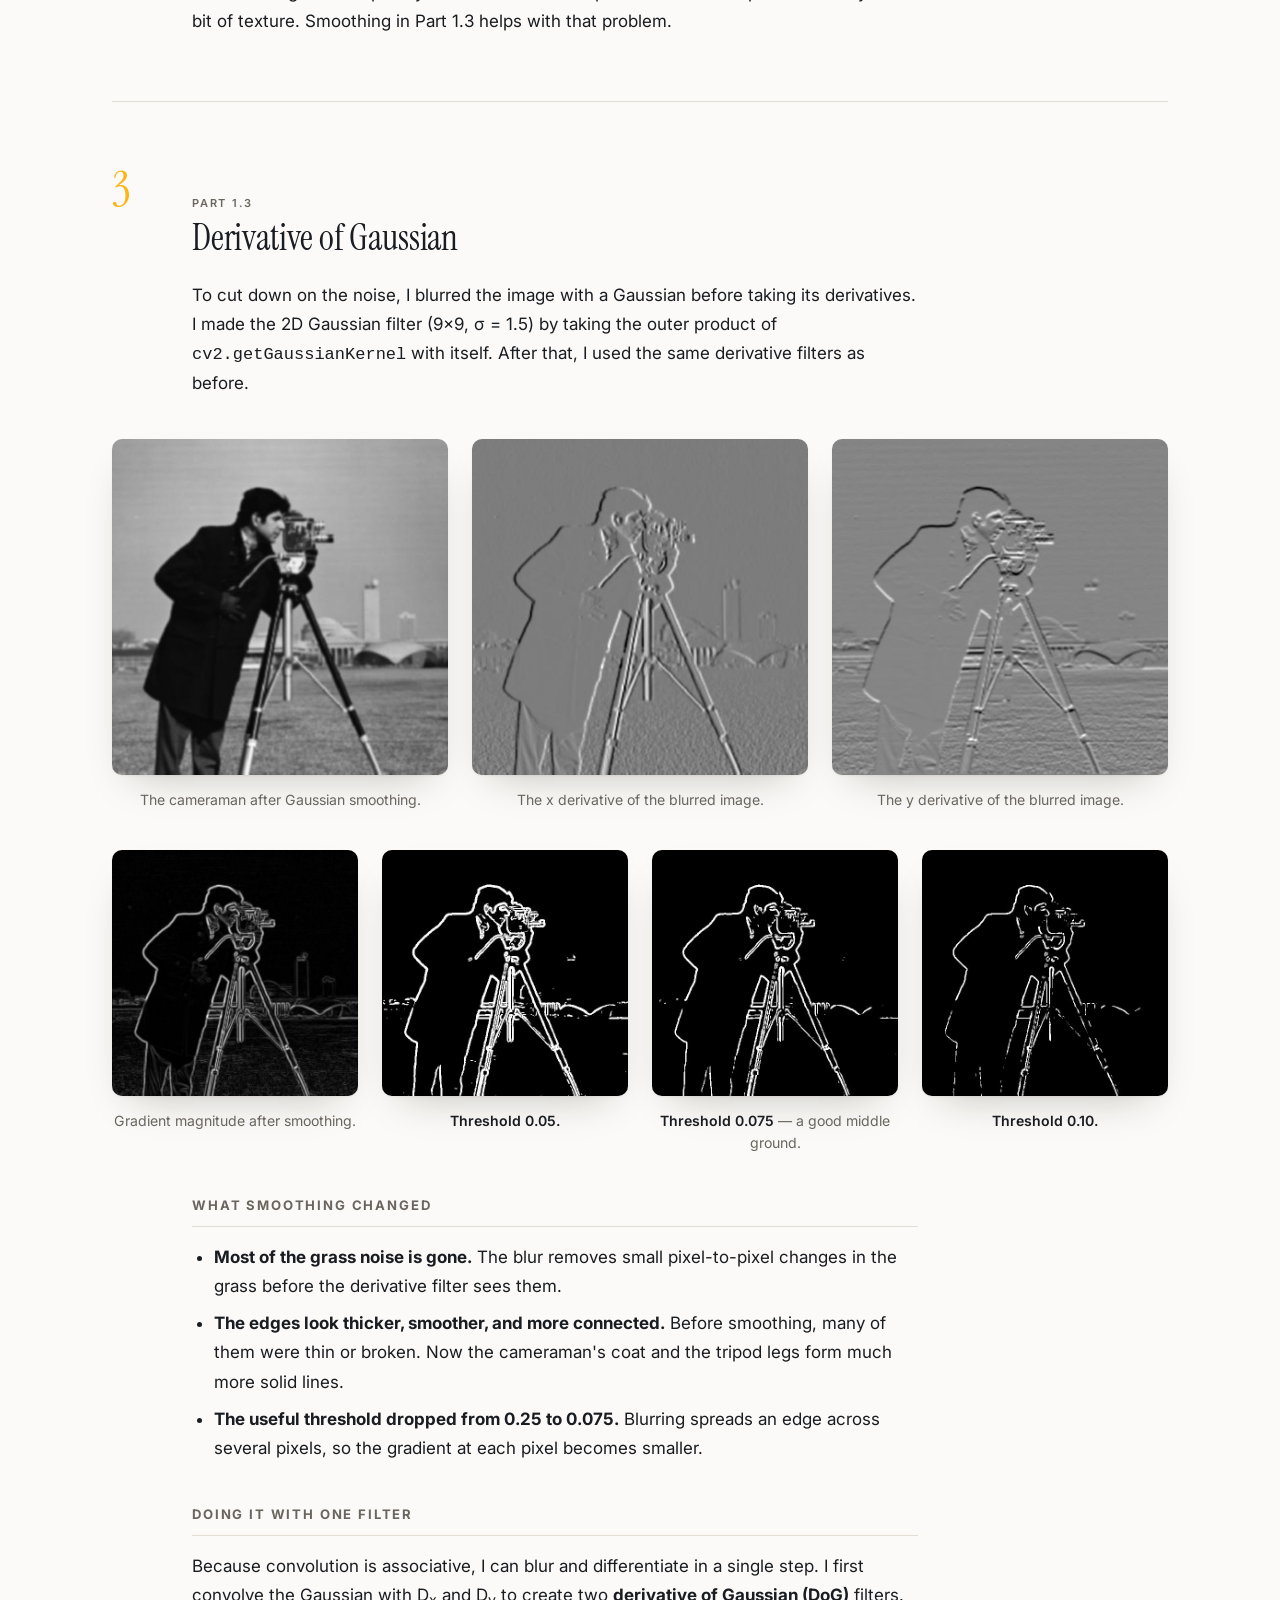
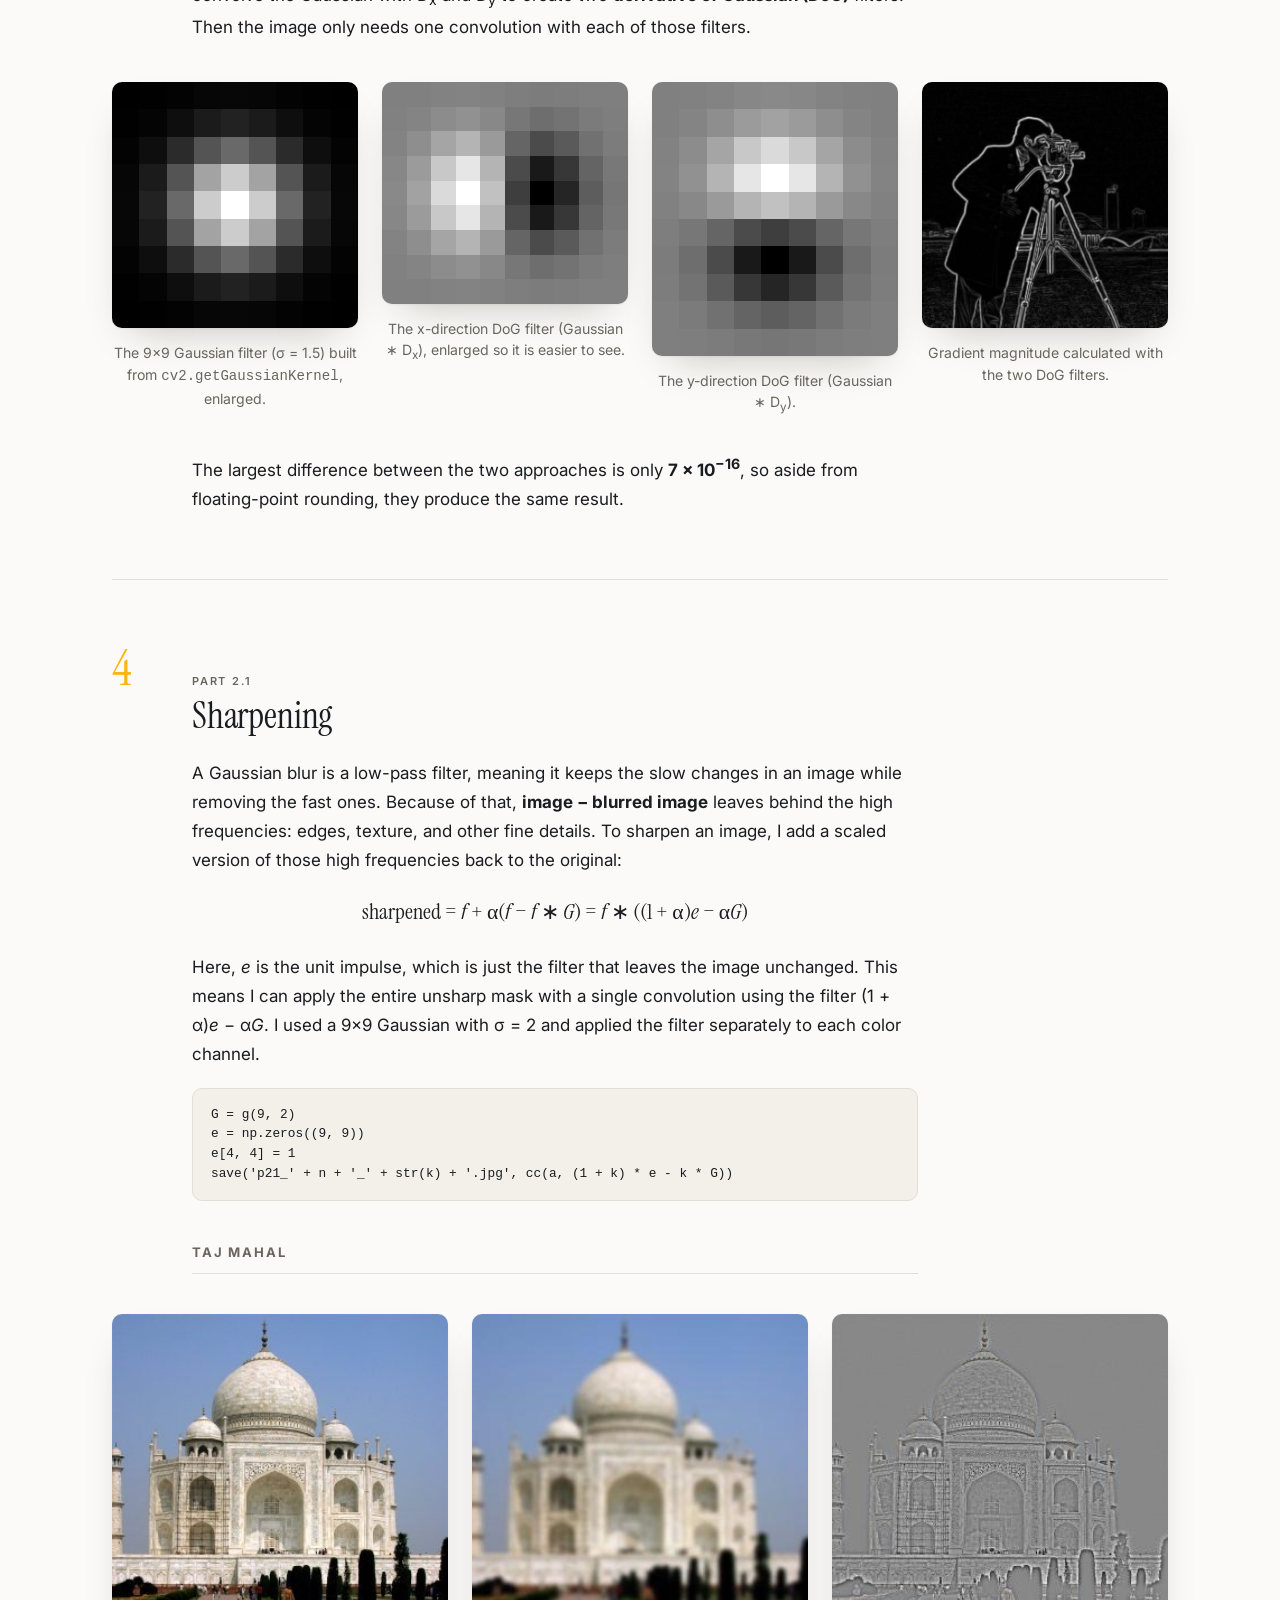
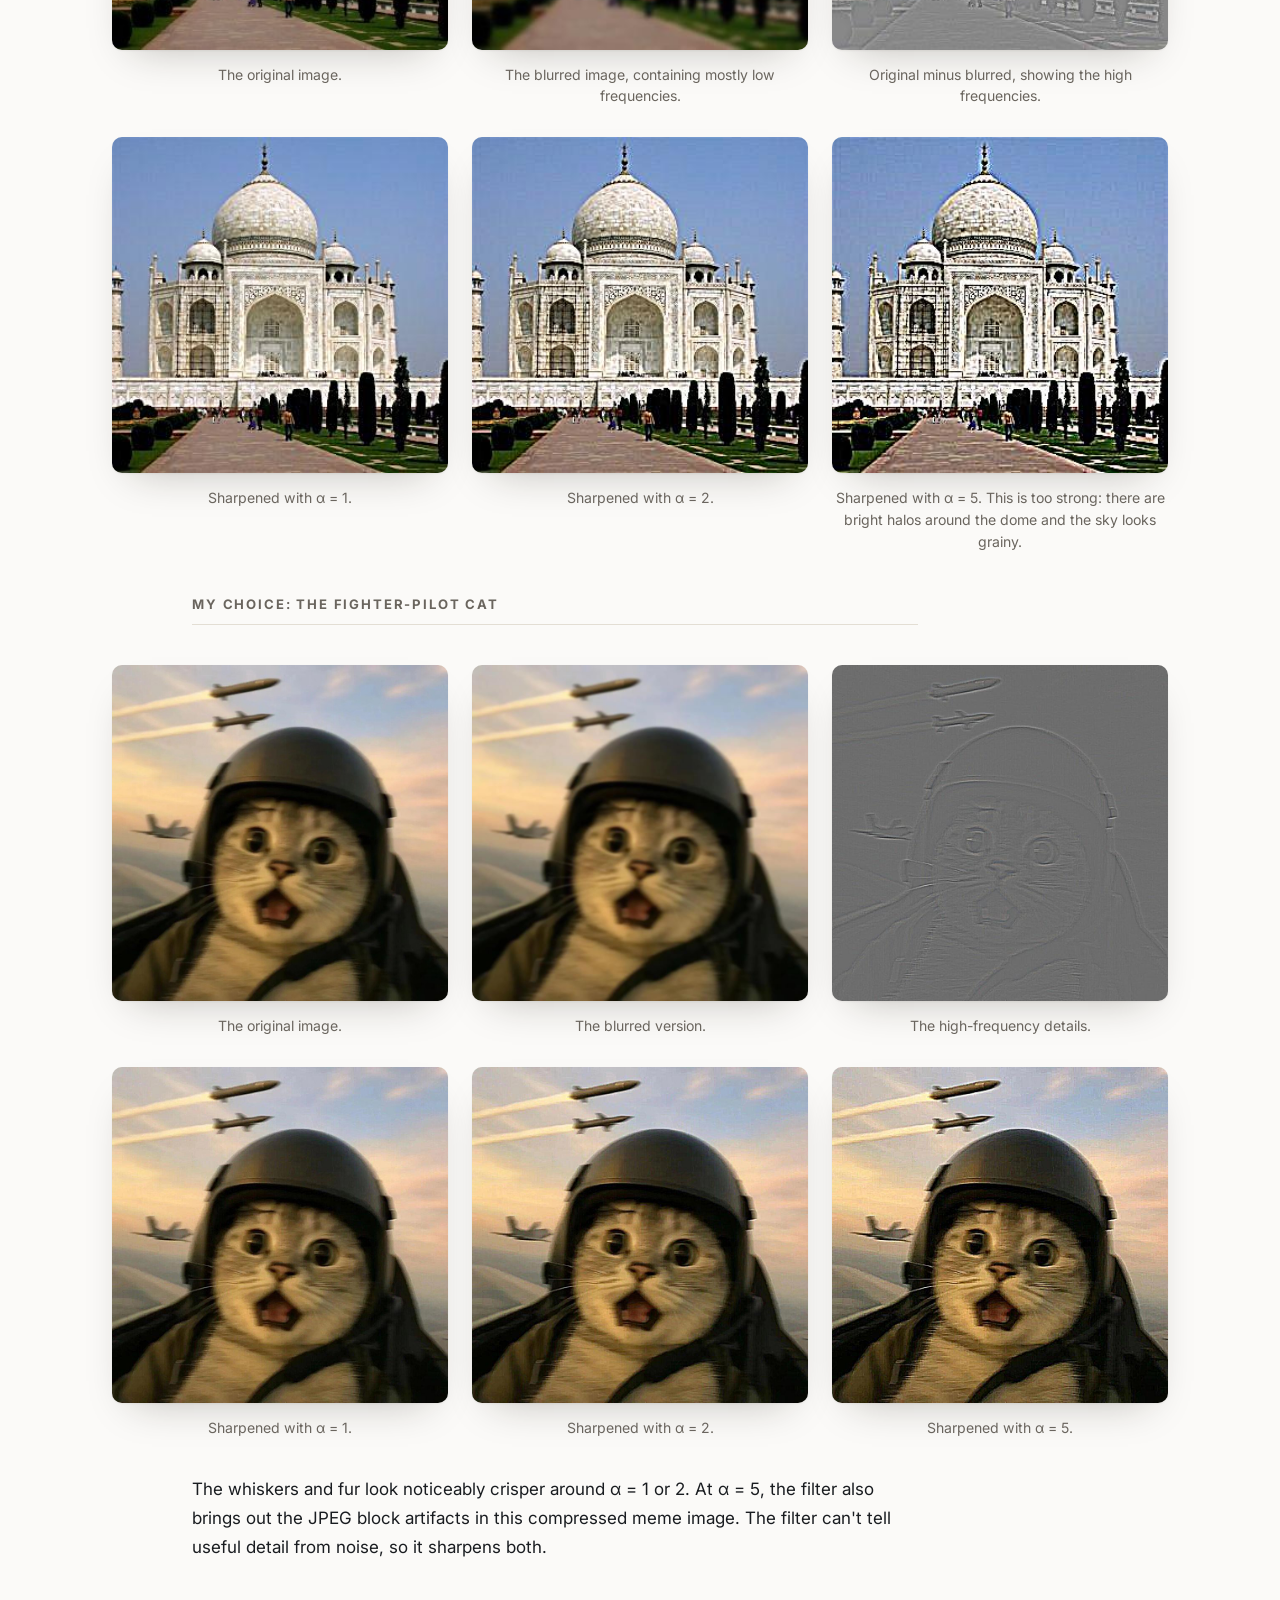
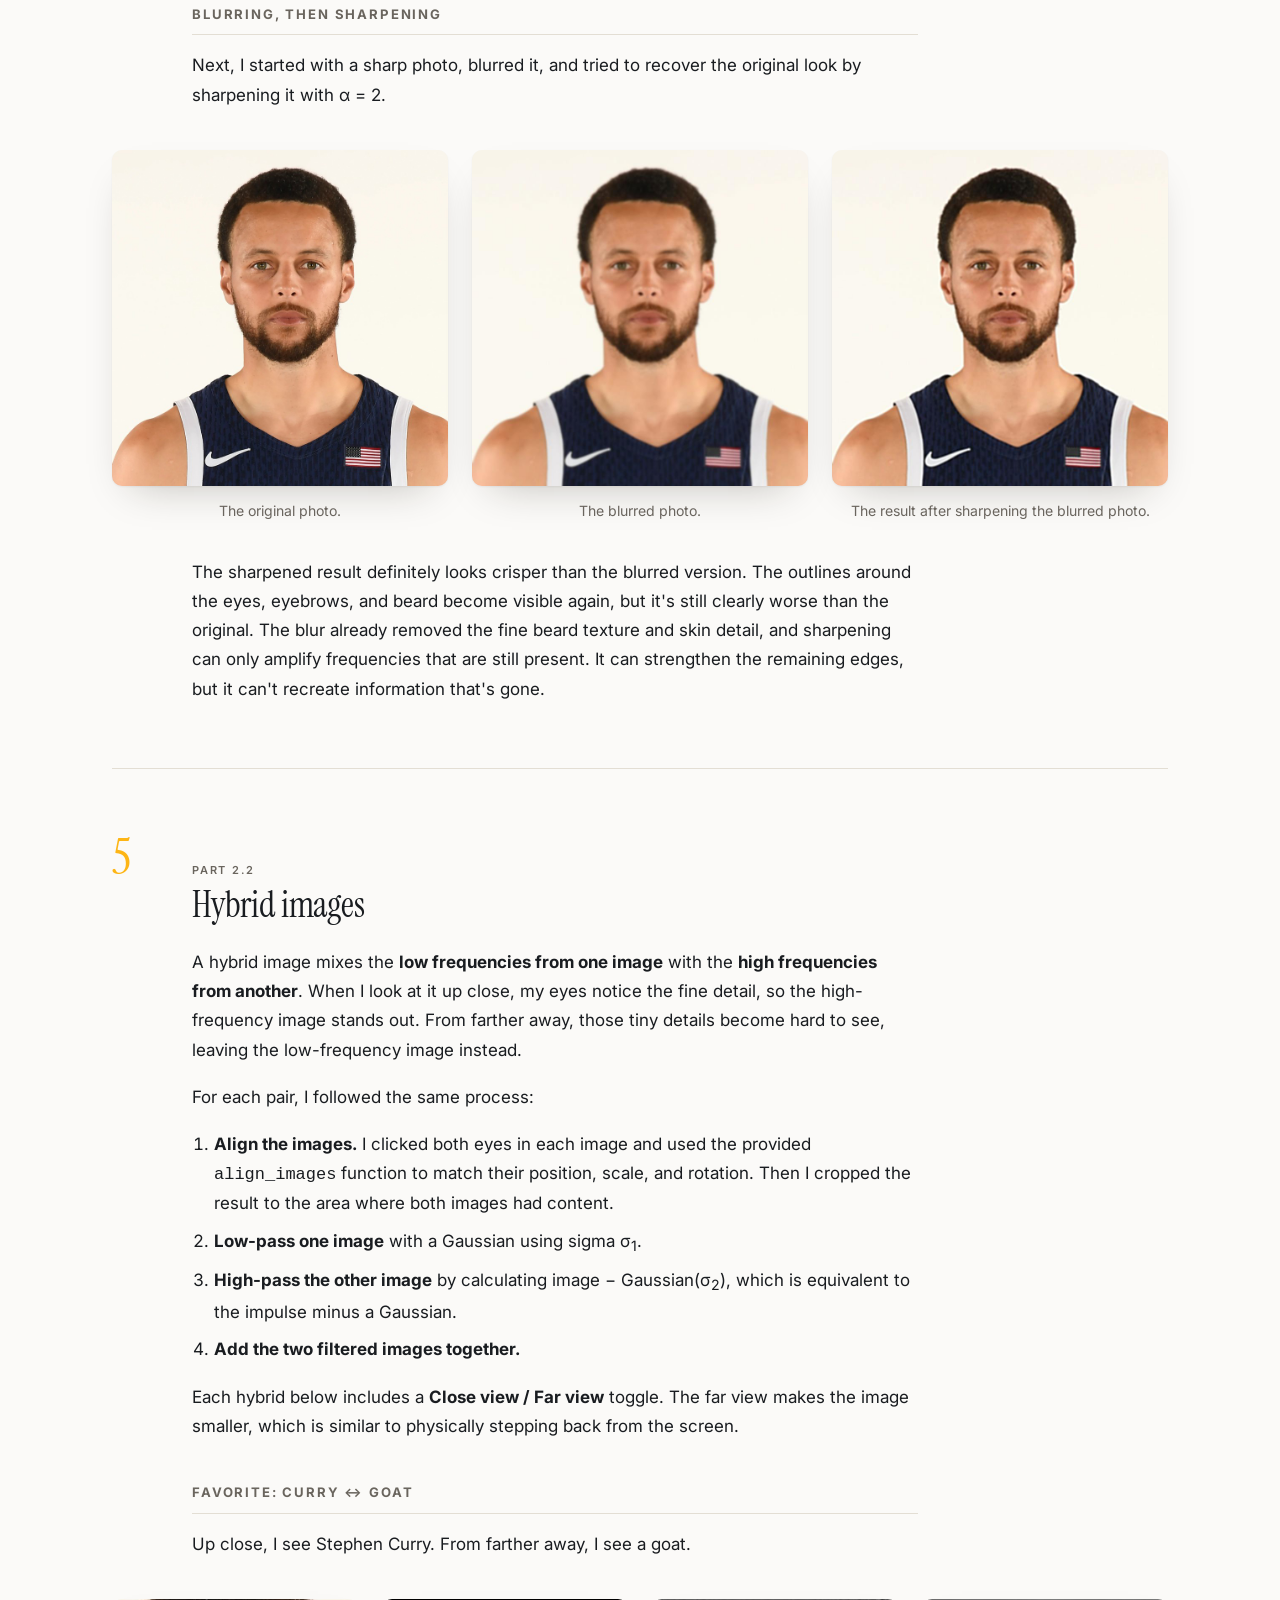
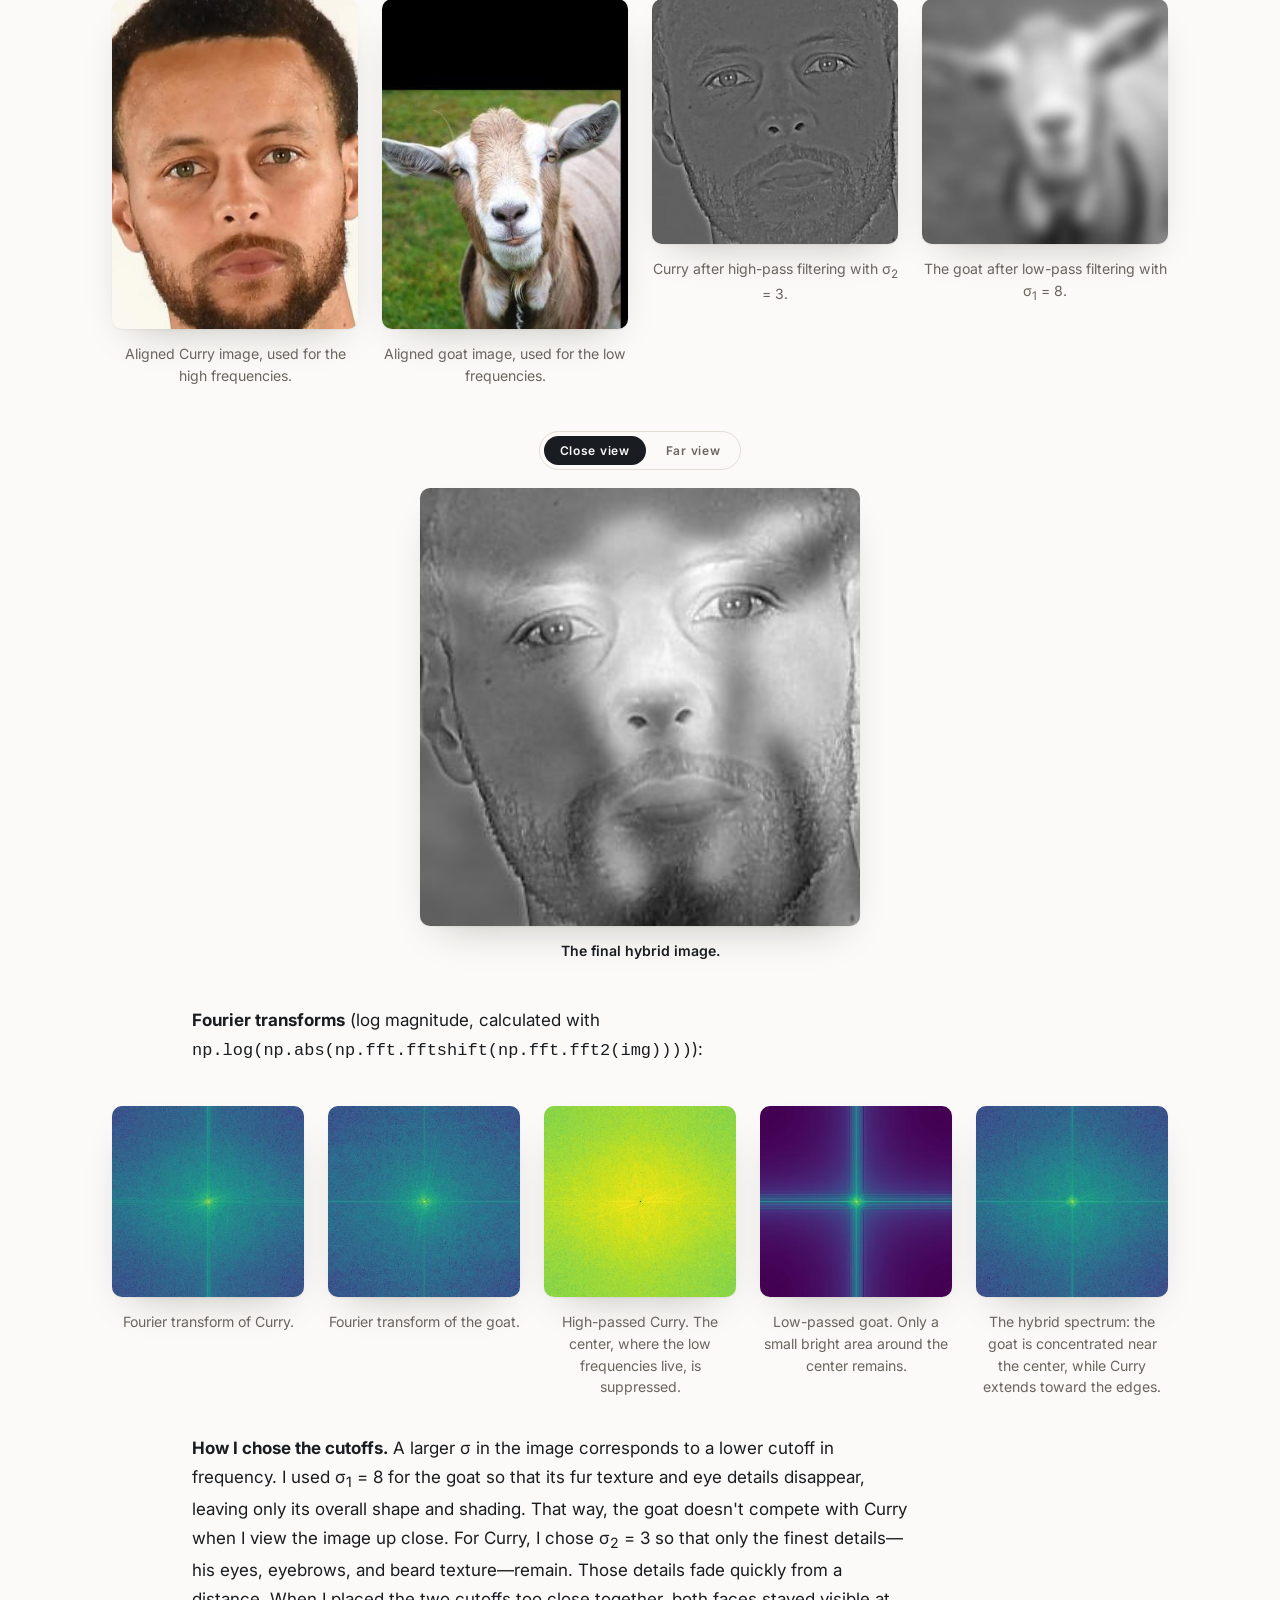
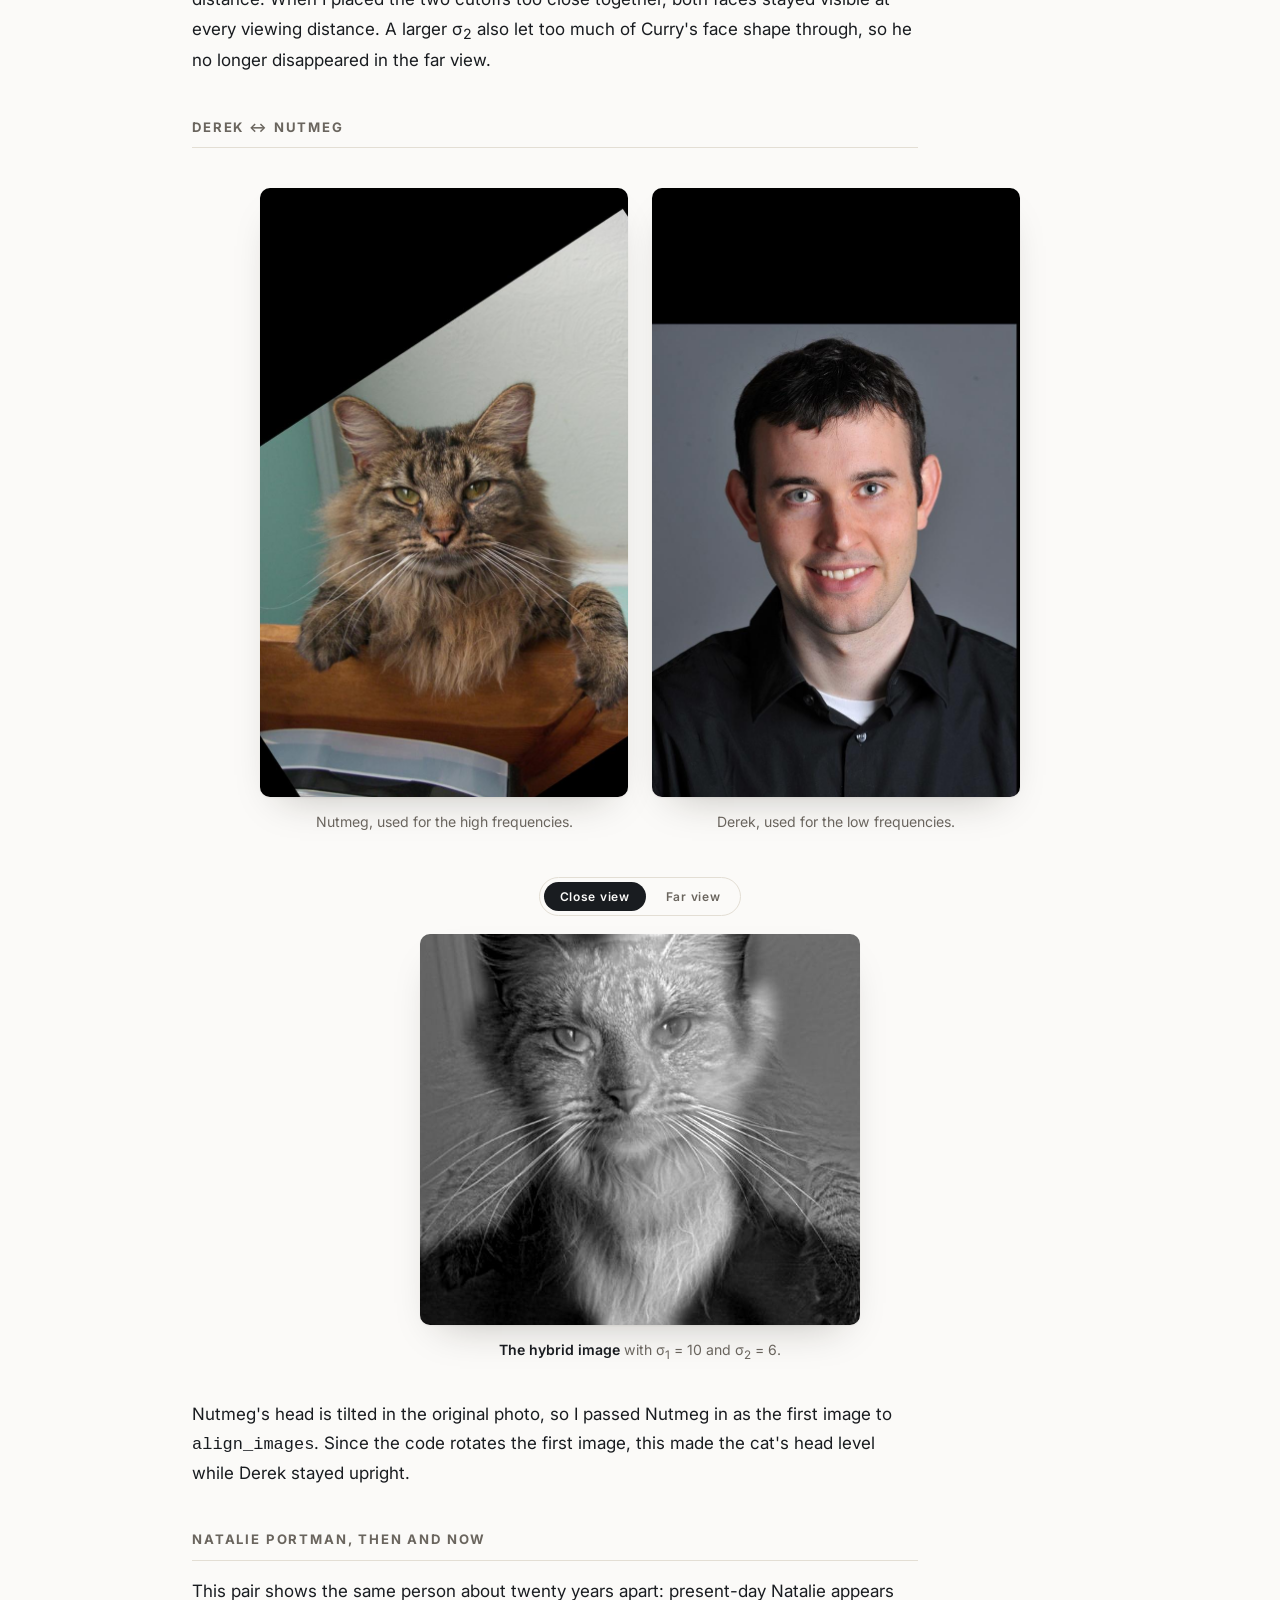
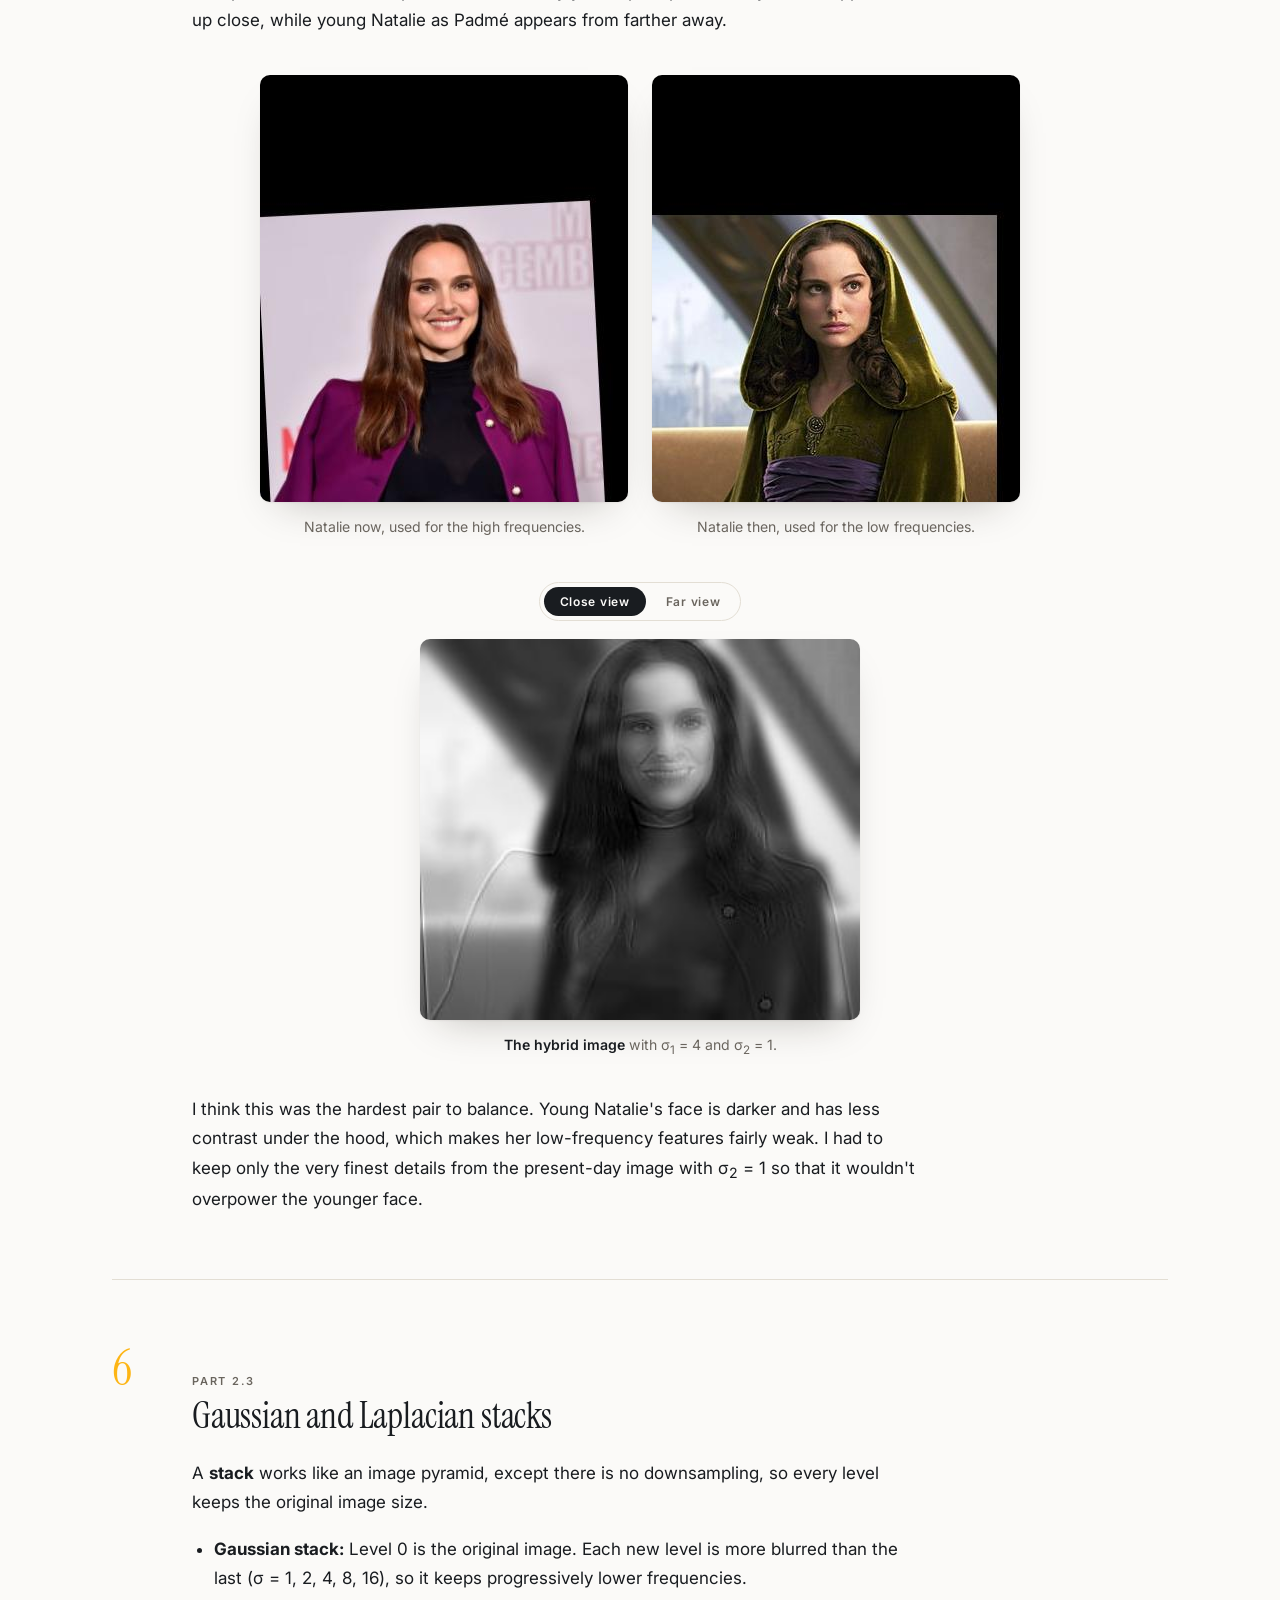
<file: cs180/proj2/index.html>
<!DOCTYPE html>
<html lang="en">
<head>
<meta charset="utf-8">
<meta name="viewport" content="width=device-width, initial-scale=1">
<title>CS 180 · Project 2</title>
<meta name="description" content="Project 2 for CS 180: convolution from scratch, edge detection, sharpening, hybrid images, and multiresolution blending with Gaussian and Laplacian stacks.">
<link rel="icon" href="../../assets/img/berkeley-seal.svg">
<script>try{var t=localStorage.getItem("theme");if(t)document.documentElement.setAttribute("data-theme",t);}catch(e){}</script>
<link rel="preconnect" href="https://fonts.googleapis.com">
<link rel="preconnect" href="https://fonts.gstatic.com" crossorigin>
<link rel="stylesheet" href="https://fonts.googleapis.com/css2?family=Instrument+Serif:ital@0;1&family=Inter:wght@400;500;600;700&display=swap">
<link rel="stylesheet" href="../../assets/css/style.css">
<style>
  .task .prose h3 {
    font-family: Inter, sans-serif; font-size: .82rem; font-weight: 700;
    letter-spacing: .14em; text-transform: uppercase; color: var(--ink-soft);
    line-height: 1.5;
    margin: 42px 0 16px;
    padding-bottom: 10px;
    border-bottom: 1px solid var(--line);
  }
  .task .prose ul, .task .prose ol { margin: 0 0 18px; padding-left: 22px; }
  .task .prose li { margin-bottom: 8px; }
  .offsets { margin: 36px 0 0 80px; overflow-x: auto; }
  .offsets table { border-collapse: collapse; width: 100%; max-width: 640px; font-size: .9rem; }
  .offsets caption {
    caption-side: top; text-align: left; font-size: 11px; font-weight: 600;
    letter-spacing: .14em; text-transform: uppercase; color: var(--ink-soft);
    padding-bottom: 12px;
  }
  .offsets th, .offsets td { padding: 9px 16px 9px 0; border-bottom: 1px solid var(--line); }
  .offsets th {
    text-align: left; font-size: 11px; font-weight: 600; letter-spacing: .12em;
    text-transform: uppercase; color: var(--ink-soft); border-bottom-color: var(--ink-soft);
  }
  .offsets td:first-child { color: var(--ink); }
  .offsets td + td { font-variant-numeric: tabular-nums; color: var(--ink-soft); white-space: nowrap; }
  .offsets tr:last-child td { border-bottom: none; }

  .gallery { display: grid; gap: 30px 24px; grid-template-columns: repeat(3, 1fr); margin: 40px 0 0; align-items: start; }
  .gallery.two { grid-template-columns: repeat(2, 1fr); max-width: 760px; margin-left: auto; margin-right: auto; }
  .gallery.four { grid-template-columns: repeat(4, 1fr); }
  .gallery.five { grid-template-columns: repeat(5, 1fr); }
  .gallery figure { text-align: center; }
  .gallery figcaption { max-width: none; }
  .pair.single.narrow { max-width: 560px; }
  .pair.single.tiny { max-width: 320px; }
  .filter .shot { image-rendering: pixelated; }

  pre {
    margin: 0 0 18px; padding: 16px 18px; overflow-x: auto;
    background: var(--bg-alt); border: 1px solid var(--line); border-radius: var(--radius);
    font-size: .8rem; line-height: 1.55;
  }
  pre code { font-family: ui-monospace, SFMono-Regular, Menlo, monospace; }
  .eq {
    font-family: "Instrument Serif", serif; font-size: 1.35rem; text-align: center;
    margin: 6px 0 22px !important;
  }

  .hybrid { text-align: center; margin: 44px auto 0; max-width: 560px; }
  .view { display: inline-flex; gap: 4px; padding: 4px; border: 1px solid var(--line); border-radius: 999px; margin-bottom: 18px; }
  .view button {
    font: 600 12px Inter, sans-serif; letter-spacing: .06em; color: var(--ink-soft);
    background: none; border: 0; border-radius: 999px; padding: 7px 16px; cursor: pointer;
  }
  .view button.on { background: var(--ink); color: var(--bg); }
  .stage { display: flex; align-items: center; justify-content: center; }
  .stage .shot { width: 440px; max-width: 100%; transition: width .45s cubic-bezier(.2,.7,.3,1); }
  .hybrid.far .stage .shot { width: 64px; }
  .credits { font-size: .78rem; color: var(--ink-soft); max-width: var(--measure); margin: 0 0 28px; }

  @media (max-width: 900px) {
    .gallery, .gallery.four, .gallery.five { grid-template-columns: repeat(2, 1fr); }
  }
  @media (max-width: 720px) {
    .offsets { margin-left: 0; }
    .gallery, .gallery.two, .gallery.four, .gallery.five { grid-template-columns: 1fr; }
  }
</style>
</head>
<body>

<header class="topbar">
  <div class="wrap">
    <a class="mark" href="/">
      <img src="../../assets/img/berkeley-seal.svg" alt="UC Berkeley seal">
      <span>Coursework</span>
    </a>
    <nav>
      <a href="/">Home</a>
      <a href="/cs180/" class="active">CS 180</a>
      <button class="theme-toggle" type="button" aria-label="Switch color theme"></button>
    </nav>
  </div>
</header>

<main>
  <div class="wrap">

    <div class="hero compact">
      <p class="eyebrow">CS 180 <span class="dot">·</span> Project 2</p>
      <h1>Fun with Filters and Frequencies</h1>
      <p class="lead">
        For this project, I treated images as signals and explored what I could do with their
        frequencies. I started by implementing convolution from scratch and using it to detect
        edges. From there, I moved into sharpening photos, making hybrid images that look
        different depending on the viewing distance, and blending images together without an
        obvious seam. Every result on this page comes from the same script,
        <code>proj2.py</code>, which runs one part at a time (<code>python3 proj2.py 1.1</code>,
        <code>2.2</code>, and so on).
      </p>
      <div class="rule"></div>
    </div>

    <section class="task">
      <div class="task-head">
        <span class="task-num">1</span>
        <h2><span class="sub">Part 1.1</span>Convolutions from scratch</h2>
      </div>

      <div class="prose">
        <p>
          I implemented 2D convolution in two different ways using only NumPy. Both versions
          start by flipping the kernel, which is what makes the operation convolution instead of
          cross-correlation. Then I zero-pad the image so that the output stays the same size as
          the input. My first version uses four loops: two for the output pixels and two for the
          kernel. The second version only loops over the output pixels and handles the whole
          kernel at once with <code>np.sum(window * kernel)</code>.
        </p>
<pre><code>def c4(a, k):
    k = k[::-1, ::-1]
    h, w = k.shape
    p = np.pad(a, ((h // 2, (h - 1) // 2), (w // 2, (w - 1) // 2)))
    o = np.zeros(a.shape)
    for i in range(a.shape[0]):
        for j in range(a.shape[1]):
            for x in range(h):
                for y in range(w):
                    o[i, j] += p[i + x, j + y] * k[x, y]
    return o</code></pre>
<pre><code>def c2(a, k):
    k = k[::-1, ::-1]
    h, w = k.shape
    p = np.pad(a, ((h // 2, (h - 1) // 2), (w // 2, (w - 1) // 2)))
    o = np.zeros(a.shape)
    for i in range(a.shape[0]):
        for j in range(a.shape[1]):
            o[i, j] = np.sum(p[i:i + h, j:j + w] * k)
    return o</code></pre>
        <p>
          For the padding, I used <code>h // 2</code> above the image and
          <code>(h &minus; 1) // 2</code> below it, with the same idea for the width. Odd-sized
          kernels get equal padding on both sides. For an even-sized kernel such as
          <code>[1, &minus;1]</code>, the padding shifts by one pixel so that my output lines up
          exactly with <code>scipy.signal.convolve2d(mode='same')</code>.
        </p>

        <h3>Runtime and correctness</h3>
        <p>
          I tested each method with a 9&times;9 box filter on my 388&times;480 grayscale portrait.
        </p>
      </div>

      <div class="offsets">
        <table>
          <caption>9&times;9 box filter, 388&times;480 image</caption>
          <thead>
            <tr><th>Method</th><th>Time</th><th>Largest difference from SciPy</th></tr>
          </thead>
          <tbody>
            <tr><td>Four loops</td><td>3.0 s</td><td>2 &times; 10<sup>&minus;15</sup></td></tr>
            <tr><td>Two loops</td><td>0.30 s</td><td>7 &times; 10<sup>&minus;16</sup></td></tr>
            <tr><td><code>scipy.signal.convolve2d</code></td><td>0.012 s</td><td>&mdash;</td></tr>
          </tbody>
        </table>
      </div>

      <div class="prose" style="margin-top: 32px;">
        <p>
          Both of my versions match SciPy up to normal floating-point rounding. Replacing the two
          inner loops with one NumPy operation made the code about 10 times faster. SciPy was
          still around 25 times faster than that because its full loop runs in compiled code.
        </p>

        <h3>What happens at the boundaries</h3>
        <p>
          Zero padding treats anything outside the image as black. Near the border, the box
          filter averages those black pixels into the image, which creates a thin dark frame
          around the result. You can see it in both box-filtered images below. SciPy has the
          same behavior by default with <code>boundary='fill'</code>. Starting in Part 1.2, I use
          <code>boundary='symm'</code> instead. It mirrors the image at the edges, so I don't get
          a dark frame or any fake border edges.
        </p>
      </div>

      <div class="gallery">
        <figure>
          <img class="shot" src="img/p11_gray.jpg" alt="Grayscale self-portrait">
          <figcaption>My portrait in grayscale.</figcaption>
        </figure>
        <figure>
          <img class="shot" src="img/p11_box.jpg" alt="Portrait blurred with a 9 by 9 box filter using my two-loop convolution">
          <figcaption>A 9&times;9 box filter using my two-loop convolution. The dark frame comes from zero padding.</figcaption>
        </figure>
        <figure>
          <img class="shot" src="img/p11_box_scipy.jpg" alt="Portrait blurred with a 9 by 9 box filter using SciPy">
          <figcaption>The same 9&times;9 box filter using SciPy. It matches my result.</figcaption>
        </figure>
      </div>
      <div class="gallery two">
        <figure>
          <img class="shot" src="img/p11_dx.jpg" alt="Portrait convolved with Dx">
          <figcaption>Convolution with D<sub>x</sub> = [1, &minus;1]. It responds to vertical edges, including the wall panels, the lab equipment, and the sides of my glasses.</figcaption>
        </figure>
        <figure>
          <img class="shot" src="img/p11_dy.jpg" alt="Portrait convolved with Dy">
          <figcaption>Convolution with D<sub>y</sub> = [1, &minus;1]<sup>T</sup>. It responds to horizontal edges, including the top of my glasses and my shoulders.</figcaption>
        </figure>
      </div>
    </section>

    <section class="task">
      <div class="task-head">
        <span class="task-num">2</span>
        <h2><span class="sub">Part 1.2</span>Finite difference operator</h2>
      </div>

      <div class="prose">
        <p>
          I convolved the cameraman image with D<sub>x</sub> and D<sub>y</sub> to find its
          partial derivatives, then combined them to get the gradient magnitude,
          &radic;(dx&sup2; + dy&sup2;). The provided <code>cameraman.png</code> has a thin white
          border, so I cropped that out first. Otherwise, the border would show up as a strong
          edge even though it isn't really part of the image.
        </p>
      </div>

      <div class="gallery">
        <figure>
          <img class="shot" src="img/p12_dx.jpg" alt="Cameraman partial derivative in x">
          <figcaption>Horizontal derivative, &part;I/&part;x.</figcaption>
        </figure>
        <figure>
          <img class="shot" src="img/p12_dy.jpg" alt="Cameraman partial derivative in y">
          <figcaption>Vertical derivative, &part;I/&part;y.</figcaption>
        </figure>
        <figure>
          <img class="shot" src="img/p12_mag.jpg" alt="Cameraman gradient magnitude">
          <figcaption>The combined gradient magnitude.</figcaption>
        </figure>
      </div>

      <div class="prose" style="margin-top: 8px;">
        <h3>Picking a threshold</h3>
        <p>
          To turn the gradient magnitude into a binary edge image, I kept only the pixels above a
          chosen threshold. I compared four different values:
        </p>
      </div>

      <div class="gallery four">
        <figure>
          <img class="shot" src="img/p12_edge_0.1.jpg" alt="Edges at threshold 0.10">
          <figcaption><b>Threshold 0.10</b> &mdash; a lot of the grass texture still appears as edges.</figcaption>
        </figure>
        <figure>
          <img class="shot" src="img/p12_edge_0.15.jpg" alt="Edges at threshold 0.15">
          <figcaption><b>Threshold 0.15.</b></figcaption>
        </figure>
        <figure>
          <img class="shot" src="img/p12_edge_0.2.jpg" alt="Edges at threshold 0.20">
          <figcaption><b>Threshold 0.20.</b></figcaption>
        </figure>
        <figure>
          <img class="shot" src="img/p12_edge_0.25.jpg" alt="Edges at threshold 0.25">
          <figcaption><b>Threshold 0.25</b> &mdash; my final choice.</figcaption>
        </figure>
      </div>

      <div class="prose" style="margin-top: 36px;">
        <p>
          I ended up choosing <b>0.25</b>. At this threshold, I can still see the cameraman's
          outline, the camera, the tripod legs, and the buildings in the background, while most
          of the noisy grass texture disappears. If I raise the threshold any more, thin edges
          like the tripod legs start to break apart. If I lower it, the grass comes back. I don't
          think any single threshold can remove the grass completely here because a one-pixel
          difference responds to every small bit of texture. Smoothing in Part 1.3 helps with
          that problem.
        </p>
      </div>
    </section>

    <section class="task">
      <div class="task-head">
        <span class="task-num">3</span>
        <h2><span class="sub">Part 1.3</span>Derivative of Gaussian</h2>
      </div>

      <div class="prose">
        <p>
          To cut down on the noise, I blurred the image with a Gaussian before taking its
          derivatives. I made the 2D Gaussian filter (9&times;9, &sigma; = 1.5) by taking the outer
          product of <code>cv2.getGaussianKernel</code> with itself. After that, I used the same
          derivative filters as before.
        </p>
      </div>

      <div class="gallery">
        <figure>
          <img class="shot" src="img/p13_blur.jpg" alt="Cameraman after Gaussian smoothing">
          <figcaption>The cameraman after Gaussian smoothing.</figcaption>
        </figure>
        <figure>
          <img class="shot" src="img/p13_dx.jpg" alt="x derivative of the blurred cameraman">
          <figcaption>The x derivative of the blurred image.</figcaption>
        </figure>
        <figure>
          <img class="shot" src="img/p13_dy.jpg" alt="y derivative of the blurred cameraman">
          <figcaption>The y derivative of the blurred image.</figcaption>
        </figure>
      </div>
      <div class="gallery four">
        <figure>
          <img class="shot" src="img/p13_mag.jpg" alt="Gradient magnitude after smoothing">
          <figcaption>Gradient magnitude after smoothing.</figcaption>
        </figure>
        <figure>
          <img class="shot" src="img/p13_edge_0.05.jpg" alt="Smoothed edges at threshold 0.05">
          <figcaption><b>Threshold 0.05.</b></figcaption>
        </figure>
        <figure>
          <img class="shot" src="img/p13_edge_0.075.jpg" alt="Smoothed edges at threshold 0.075">
          <figcaption><b>Threshold 0.075</b> &mdash; a good middle ground.</figcaption>
        </figure>
        <figure>
          <img class="shot" src="img/p13_edge_0.1.jpg" alt="Smoothed edges at threshold 0.10">
          <figcaption><b>Threshold 0.10.</b></figcaption>
        </figure>
      </div>

      <div class="prose" style="margin-top: 8px;">
        <h3>What smoothing changed</h3>
        <ul>
          <li><b>Most of the grass noise is gone.</b> The blur removes small pixel-to-pixel changes in the grass before the derivative filter sees them.</li>
          <li><b>The edges look thicker, smoother, and more connected.</b> Before smoothing, many of them were thin or broken. Now the cameraman's coat and the tripod legs form much more solid lines.</li>
          <li><b>The useful threshold dropped from 0.25 to 0.075.</b> Blurring spreads an edge across several pixels, so the gradient at each pixel becomes smaller.</li>
        </ul>

        <h3>Doing it with one filter</h3>
        <p>
          Because convolution is associative, I can blur and differentiate in a single step. I
          first convolve the Gaussian with D<sub>x</sub> and D<sub>y</sub> to create two
          <b>derivative of Gaussian (DoG)</b> filters. Then the image only needs one convolution
          with each of those filters.
        </p>
      </div>

      <div class="gallery four">
        <figure class="filter">
          <img class="shot" src="img/p13_gauss.png" alt="9 by 9 Gaussian filter, enlarged">
          <figcaption>The 9&times;9 Gaussian filter (&sigma; = 1.5) built from <code>cv2.getGaussianKernel</code>, enlarged.</figcaption>
        </figure>
        <figure class="filter">
          <img class="shot" src="img/p13_dogx.png" alt="DoG filter in x, enlarged">
          <figcaption>The x-direction DoG filter (Gaussian &lowast; D<sub>x</sub>), enlarged so it is easier to see.</figcaption>
        </figure>
        <figure class="filter">
          <img class="shot" src="img/p13_dogy.png" alt="DoG filter in y, enlarged">
          <figcaption>The y-direction DoG filter (Gaussian &lowast; D<sub>y</sub>).</figcaption>
        </figure>
        <figure>
          <img class="shot" src="img/p13_dog_mag.jpg" alt="Gradient magnitude computed with DoG filters">
          <figcaption>Gradient magnitude calculated with the two DoG filters.</figcaption>
        </figure>
      </div>

      <div class="prose" style="margin-top: 36px;">
        <p>
          The largest difference between the two approaches is only
          <b>7 &times; 10<sup>&minus;16</sup></b>, so aside from floating-point rounding, they
          produce the same result.
        </p>
      </div>
    </section>

    <section class="task">
      <div class="task-head">
        <span class="task-num">4</span>
        <h2><span class="sub">Part 2.1</span>Sharpening</h2>
      </div>

      <div class="prose">
        <p>
          A Gaussian blur is a low-pass filter, meaning it keeps the slow changes in an image
          while removing the fast ones. Because of that, <b>image &minus; blurred image</b> leaves
          behind the high frequencies: edges, texture, and other fine details. To sharpen an
          image, I add a scaled version of those high frequencies back to the original:
        </p>
        <p class="eq">
          sharpened = <i>f</i> + &alpha;(<i>f</i> &minus; <i>f</i> &lowast; <i>G</i>) = <i>f</i> &lowast; ((1 + &alpha;)<i>e</i> &minus; &alpha;<i>G</i>)
        </p>
        <p>
          Here, <i>e</i> is the unit impulse, which is just the filter that leaves the image
          unchanged. This means I can apply the entire unsharp mask with a single convolution
          using the filter (1 + &alpha;)<i>e</i> &minus; &alpha;<i>G</i>. I used a 9&times;9
          Gaussian with &sigma; = 2 and applied the filter separately to each color channel.
        </p>
<pre><code>G = g(9, 2)
e = np.zeros((9, 9))
e[4, 4] = 1
save('p21_' + n + '_' + str(k) + '.jpg', cc(a, (1 + k) * e - k * G))</code></pre>

        <h3>Taj Mahal</h3>
      </div>

      <div class="gallery">
        <figure>
          <img class="shot" src="img/taj.jpg" alt="Taj Mahal, original">
          <figcaption>The original image.</figcaption>
        </figure>
        <figure>
          <img class="shot" src="img/p21_taj_blur.jpg" alt="Taj Mahal, blurred">
          <figcaption>The blurred image, containing mostly low frequencies.</figcaption>
        </figure>
        <figure>
          <img class="shot" src="img/p21_taj_high.jpg" alt="Taj Mahal, high frequencies">
          <figcaption>Original minus blurred, showing the high frequencies.</figcaption>
        </figure>
        <figure>
          <img class="shot" src="img/p21_taj_1.jpg" alt="Taj Mahal sharpened with alpha 1">
          <figcaption>Sharpened with &alpha; = 1.</figcaption>
        </figure>
        <figure>
          <img class="shot" src="img/p21_taj_2.jpg" alt="Taj Mahal sharpened with alpha 2">
          <figcaption>Sharpened with &alpha; = 2.</figcaption>
        </figure>
        <figure>
          <img class="shot" src="img/p21_taj_5.jpg" alt="Taj Mahal sharpened with alpha 5">
          <figcaption>Sharpened with &alpha; = 5. This is too strong: there are bright halos around the dome and the sky looks grainy.</figcaption>
        </figure>
      </div>

      <div class="prose" style="margin-top: 8px;">
        <h3>My choice: the fighter-pilot cat</h3>
      </div>

      <div class="gallery">
        <figure>
          <img class="shot" src="img/cat.jpg" alt="Fighter-pilot cat, original">
          <figcaption>The original image.</figcaption>
        </figure>
        <figure>
          <img class="shot" src="img/p21_cat_blur.jpg" alt="Fighter-pilot cat, blurred">
          <figcaption>The blurred version.</figcaption>
        </figure>
        <figure>
          <img class="shot" src="img/p21_cat_high.jpg" alt="Fighter-pilot cat, high frequencies">
          <figcaption>The high-frequency details.</figcaption>
        </figure>
        <figure>
          <img class="shot" src="img/p21_cat_1.jpg" alt="Fighter-pilot cat sharpened with alpha 1">
          <figcaption>Sharpened with &alpha; = 1.</figcaption>
        </figure>
        <figure>
          <img class="shot" src="img/p21_cat_2.jpg" alt="Fighter-pilot cat sharpened with alpha 2">
          <figcaption>Sharpened with &alpha; = 2.</figcaption>
        </figure>
        <figure>
          <img class="shot" src="img/p21_cat_5.jpg" alt="Fighter-pilot cat sharpened with alpha 5">
          <figcaption>Sharpened with &alpha; = 5.</figcaption>
        </figure>
      </div>

      <div class="prose" style="margin-top: 36px;">
        <p>
          The whiskers and fur look noticeably crisper around &alpha; = 1 or 2. At &alpha; = 5, the
          filter also brings out the JPEG block artifacts in this compressed meme image. The
          filter can't tell useful detail from noise, so it sharpens both.
        </p>

        <h3>Blurring, then sharpening</h3>
        <p>
          Next, I started with a sharp photo, blurred it, and tried to recover the original look
          by sharpening it with &alpha; = 2.
        </p>
      </div>

      <div class="gallery">
        <figure>
          <img class="shot" src="img/curry.jpg" alt="Sharp portrait of Stephen Curry, original">
          <figcaption>The original photo.</figcaption>
        </figure>
        <figure>
          <img class="shot" src="img/p21_curry_blur.jpg" alt="Curry portrait, blurred">
          <figcaption>The blurred photo.</figcaption>
        </figure>
        <figure>
          <img class="shot" src="img/p21_curry_sharp.jpg" alt="Curry portrait, blurred and then sharpened">
          <figcaption>The result after sharpening the blurred photo.</figcaption>
        </figure>
      </div>

      <div class="prose" style="margin-top: 36px;">
        <p>
          The sharpened result definitely looks crisper than the blurred version. The outlines
          around the eyes, eyebrows, and beard become visible again, but it's still clearly worse
          than the original. The blur already removed the fine beard texture and skin detail, and
          sharpening can only amplify frequencies that are still present. It can strengthen the
          remaining edges, but it can't recreate information that's gone.
        </p>
      </div>
    </section>

    <section class="task">
      <div class="task-head">
        <span class="task-num">5</span>
        <h2><span class="sub">Part 2.2</span>Hybrid images</h2>
      </div>

      <div class="prose">
        <p>
          A hybrid image mixes the <b>low frequencies from one image</b> with the <b>high
          frequencies from another</b>. When I look at it up close, my eyes notice the fine
          detail, so the high-frequency image stands out. From farther away, those tiny details
          become hard to see, leaving the low-frequency image instead.
        </p>
        <p>For each pair, I followed the same process:</p>
        <ol>
          <li><b>Align the images.</b> I clicked both eyes in each image and used the provided <code>align_images</code> function to match their position, scale, and rotation. Then I cropped the result to the area where both images had content.</li>
          <li><b>Low-pass one image</b> with a Gaussian using sigma &sigma;<sub>1</sub>.</li>
          <li><b>High-pass the other image</b> by calculating image &minus; Gaussian(&sigma;<sub>2</sub>), which is equivalent to the impulse minus a Gaussian.</li>
          <li><b>Add the two filtered images together.</b></li>
        </ol>
        <p>
          Each hybrid below includes a <b>Close view / Far view</b> toggle. The far view makes the
          image smaller, which is similar to physically stepping back from the screen.
        </p>

        <h3>Favorite: Curry &harr; Goat</h3>
        <p>
          Up close, I see Stephen Curry. From farther away, I see a goat.
        </p>
      </div>

      <div class="gallery four">
        <figure>
          <img class="shot" src="img/p22_curry_1.jpg" alt="Aligned Curry image">
          <figcaption>Aligned Curry image, used for the high frequencies.</figcaption>
        </figure>
        <figure>
          <img class="shot" src="img/p22_curry_2.jpg" alt="Aligned goat image">
          <figcaption>Aligned goat image, used for the low frequencies.</figcaption>
        </figure>
        <figure>
          <img class="shot" src="img/p22_curry_high.jpg" alt="Curry after high-pass filtering">
          <figcaption>Curry after high-pass filtering with &sigma;<sub>2</sub> = 3.</figcaption>
        </figure>
        <figure>
          <img class="shot" src="img/p22_curry_low.jpg" alt="Goat after low-pass filtering">
          <figcaption>The goat after low-pass filtering with &sigma;<sub>1</sub> = 8.</figcaption>
        </figure>
      </div>

      <figure class="hybrid">
        <div class="view" role="group" aria-label="Viewing distance">
          <button type="button" class="on" data-v="close">Close view</button>
          <button type="button" data-v="far">Far view</button>
        </div>
        <div class="stage"><img class="shot" src="img/p22_curry_hybrid.jpg" alt="Hybrid of Curry and a goat"></div>
        <figcaption><b>The final hybrid image.</b></figcaption>
      </figure>

      <div class="prose" style="margin-top: 44px;">
        <p>
          <b>Fourier transforms</b> (log magnitude, calculated with
          <code>np.log(np.abs(np.fft.fftshift(np.fft.fft2(img))))</code>):
        </p>
      </div>

      <div class="gallery five">
        <figure>
          <img class="shot" src="img/p22_fft_1.jpg" alt="Fourier transform of Curry">
          <figcaption>Fourier transform of Curry.</figcaption>
        </figure>
        <figure>
          <img class="shot" src="img/p22_fft_2.jpg" alt="Fourier transform of the goat">
          <figcaption>Fourier transform of the goat.</figcaption>
        </figure>
        <figure>
          <img class="shot" src="img/p22_fft_high.jpg" alt="Fourier transform of high-passed Curry">
          <figcaption>High-passed Curry. The center, where the low frequencies live, is suppressed.</figcaption>
        </figure>
        <figure>
          <img class="shot" src="img/p22_fft_low.jpg" alt="Fourier transform of low-passed goat">
          <figcaption>Low-passed goat. Only a small bright area around the center remains.</figcaption>
        </figure>
        <figure>
          <img class="shot" src="img/p22_fft_hybrid.jpg" alt="Fourier transform of the hybrid">
          <figcaption>The hybrid spectrum: the goat is concentrated near the center, while Curry extends toward the edges.</figcaption>
        </figure>
      </div>

      <div class="prose" style="margin-top: 36px;">
        <p>
          <b>How I chose the cutoffs.</b> A larger &sigma; in the image corresponds to a lower
          cutoff in frequency. I used &sigma;<sub>1</sub> = 8 for the goat so that its fur texture
          and eye details disappear, leaving only its overall shape and shading. That way, the
          goat doesn't compete with Curry when I view the image up close. For Curry, I chose
          &sigma;<sub>2</sub> = 3 so that only the finest details&mdash;his eyes, eyebrows, and
          beard texture&mdash;remain. Those details fade quickly from a distance. When I placed
          the two cutoffs too close together, both faces stayed visible at every viewing
          distance. A larger &sigma;<sub>2</sub> also let too much of Curry's face shape through,
          so he no longer disappeared in the far view.
        </p>

        <h3>Derek &harr; Nutmeg</h3>
      </div>

      <div class="gallery two">
        <figure>
          <img class="shot" src="img/p22_derek_1.jpg" alt="Aligned Nutmeg image">
          <figcaption>Nutmeg, used for the high frequencies.</figcaption>
        </figure>
        <figure>
          <img class="shot" src="img/p22_derek_2.jpg" alt="Aligned Derek image">
          <figcaption>Derek, used for the low frequencies.</figcaption>
        </figure>
      </div>

      <figure class="hybrid">
        <div class="view" role="group" aria-label="Viewing distance">
          <button type="button" class="on" data-v="close">Close view</button>
          <button type="button" data-v="far">Far view</button>
        </div>
        <div class="stage"><img class="shot" src="img/p22_derek_hybrid.jpg" alt="Hybrid of Nutmeg and Derek"></div>
        <figcaption><b>The hybrid image</b> with &sigma;<sub>1</sub> = 10 and &sigma;<sub>2</sub> = 6.</figcaption>
      </figure>

      <div class="prose" style="margin-top: 36px;">
        <p>
          Nutmeg's head is tilted in the original photo, so I passed Nutmeg in as the first image
          to <code>align_images</code>. Since the code rotates the first image, this made the
          cat's head level while Derek stayed upright.
        </p>

        <h3>Natalie Portman, then and now</h3>
        <p>
          This pair shows the same person about twenty years apart: present-day Natalie appears
          up close, while young Natalie as Padm&eacute; appears from farther away.
        </p>
      </div>

      <div class="gallery two">
        <figure>
          <img class="shot" src="img/p22_natalie_1.jpg" alt="Aligned present-day Natalie Portman">
          <figcaption>Natalie now, used for the high frequencies.</figcaption>
        </figure>
        <figure>
          <img class="shot" src="img/p22_natalie_2.jpg" alt="Aligned young Natalie Portman as Padmé">
          <figcaption>Natalie then, used for the low frequencies.</figcaption>
        </figure>
      </div>

      <figure class="hybrid">
        <div class="view" role="group" aria-label="Viewing distance">
          <button type="button" class="on" data-v="close">Close view</button>
          <button type="button" data-v="far">Far view</button>
        </div>
        <div class="stage"><img class="shot" src="img/p22_natalie_hybrid.jpg" alt="Hybrid of Natalie Portman now and then"></div>
        <figcaption><b>The hybrid image</b> with &sigma;<sub>1</sub> = 4 and &sigma;<sub>2</sub> = 1.</figcaption>
      </figure>

      <div class="prose" style="margin-top: 36px;">
        <p>
          I think this was the hardest pair to balance. Young Natalie's face is darker and has
          less contrast under the hood, which makes her low-frequency features fairly weak. I had
          to keep only the very finest details from the present-day image with
          &sigma;<sub>2</sub> = 1 so that it wouldn't overpower the younger face.
        </p>
      </div>
    </section>

    <section class="task">
      <div class="task-head">
        <span class="task-num">6</span>
        <h2><span class="sub">Part 2.3</span>Gaussian and Laplacian stacks</h2>
      </div>

      <div class="prose">
        <p>
          A <b>stack</b> works like an image pyramid, except there is no downsampling, so every
          level keeps the original image size.
        </p>
        <ul>
          <li><b>Gaussian stack:</b> Level 0 is the original image. Each new level is more blurred than the last (&sigma; = 1, 2, 4, 8, 16), so it keeps progressively lower frequencies.</li>
          <li><b>Laplacian stack:</b> Each level is the difference between two neighboring Gaussian levels, so it represents one band of frequencies. The final level is the most blurred Gaussian image. Adding every Laplacian level together reconstructs the original image almost exactly; I measured an error of 1 &times; 10<sup>&minus;16</sup>.</li>
        </ul>
<pre><code>def gs(a, n):
    g = [a]
    for i in range(n):
        g.append(blur(g[-1], 2 ** i))
    return g


def ls(g):
    return [g[i] - g[i + 1] for i in range(len(g) - 1)] + [g[-1]]</code></pre>
      </div>

      <div class="pair single">
        <figure>
          <img class="shot" src="img/p23_stacks.jpg" alt="Gaussian and Laplacian stacks of the apple and the orange">
          <figcaption>From top to bottom: the apple Gaussian stack, apple Laplacian stack, orange Gaussian stack, and orange Laplacian stack. I brightened the Laplacian levels so they are easier to see.</figcaption>
        </figure>
      </div>

      <div class="prose" style="margin-top: 8px;">
        <h3>Recreating Szeliski Figure 3.42</h3>
        <p>
          For the blend, I also build a Gaussian stack for the mask. At each level, I calculate
          mask &times; apple + (1 &minus; mask) &times; orange, then add all the blended levels
          together. The mask stays sharp at the fine levels and becomes very soft at the coarse
          levels. This means the fine details switch from one image to the other within a few
          pixels, while the larger color changes blend across a much wider area. Together, those
          transitions hide the seam.
        </p>
      </div>

      <div class="pair single narrow">
        <figure>
          <img class="shot" src="img/p23_fig342.jpg" alt="Recreation of Szeliski Figure 3.42 with the apple and orange">
          <figcaption>The rows show Laplacian levels 0, 2, and 4, followed by the sum of all levels. The columns show the masked apple, masked orange, and their combination.</figcaption>
        </figure>
      </div>
      <div class="pair single tiny">
        <figure>
          <img class="shot" src="img/p23_oraple.jpg" alt="The oraple: half apple, half orange, blended seamlessly">
          <figcaption><b>The final oraple.</b></figcaption>
        </figure>
      </div>
    </section>

    <section class="task">
      <div class="task-head">
        <span class="task-num">7</span>
        <h2><span class="sub">Part 2.4</span>Multiresolution blending</h2>
      </div>

      <div class="prose">
        <p>
          I used the same stack-based method to blend images with irregular masks. For each pair,
          I first warped the second photo so that its subject lined up with the correct spot in
          the first photo. Then I made an elliptical mask with <code>np.mgrid</code> and blended
          across 8 stack levels. With that many levels, the coarsest layers can mix colors over a
          very wide area.
        </p>

        <h3>Favorite: Tiger Pilot</h3>
        <p>
          For this one, I placed a tiger's face inside the fighter-pilot helmet. I lined up the
          tiger's eyes with the cat's eyes using a similarity transform, which changes only the
          scale and position.
        </p>
      </div>

      <div class="gallery">
        <figure>
          <img class="shot" src="img/cat.jpg" alt="Fighter-pilot cat background">
          <figcaption>The fighter-pilot cat used as the background.</figcaption>
        </figure>
        <figure>
          <img class="shot" src="img/p24_tiger_b.jpg" alt="Tiger warped so its eyes line up with the cat's eyes">
          <figcaption>The warped tiger, with its eyes aligned to the cat's eyes.</figcaption>
        </figure>
        <figure>
          <img class="shot" src="img/p24_tiger_mask.jpg" alt="Elliptical mask for the tiger blend">
          <figcaption>The elliptical blending mask.</figcaption>
        </figure>
      </div>
      <div class="pair single narrow">
        <figure>
          <img class="shot" src="img/p24_tiger.jpg" alt="Tiger Pilot: a tiger face blended into the fighter-pilot helmet">
          <figcaption><b>The final Tiger Pilot.</b></figcaption>
        </figure>
      </div>
      <div class="pair single narrow">
        <figure>
          <img class="shot" src="img/p24_fig.jpg" alt="Laplacian stack breakdown of the Tiger Pilot blend">
          <figcaption>The Laplacian stack for the blend. The rows show levels 0, 2, and 4, followed by the final sum. The columns show the masked tiger, masked cat, and their combination.</figcaption>
        </figure>
      </div>

      <div class="prose" style="margin-top: 36px;">
        <p>
          At level 0, the seam is a sharp oval. This lets the tiger's whiskers and stripes stop
          cleanly at the edge instead of creating ghosted details. By level 4, the seam has turned
          into a wide, soft blur, so the tiger's orange color slowly fades into the dark helmet.
          When I add all the levels together, the edge of the face disappears naturally into the
          helmet's shadow.
        </p>

        <h3>Eye of the Storm</h3>
        <p>
          For this blend, I placed a human iris inside the eye of Hurricane Isabel, photographed
          from the International Space Station. The hurricane's eye looks oval because the photo
          was taken at an angle, so I used an affine transform to stretch the circular iris until
          it matched.
        </p>
      </div>

      <div class="gallery">
        <figure>
          <img class="shot" src="img/isabel.jpg" alt="Hurricane Isabel seen from the International Space Station">
          <figcaption>Hurricane Isabel used as the background.</figcaption>
        </figure>
        <figure>
          <img class="shot" src="img/p24_storm_b.jpg" alt="Iris warped to fit the hurricane's eye">
          <figcaption>The iris after warping it to fit the hurricane's eye.</figcaption>
        </figure>
        <figure>
          <img class="shot" src="img/p24_storm_mask.jpg" alt="Elliptical mask for the storm blend">
          <figcaption>The elliptical blending mask.</figcaption>
        </figure>
      </div>
      <div class="pair single">
        <figure>
          <img class="shot" src="img/p24_storm.jpg" alt="Eye of the Storm: a human iris blended into the eye of Hurricane Isabel">
          <figcaption><b>The final Eye of the Storm blend.</b></figcaption>
        </figure>
      </div>

      <div class="prose" style="margin-top: 36px;">
        <p>
          The clouds around the hurricane's eye fade nicely into the dark outer ring of the iris.
          I think the final result makes the storm look like it is staring back at you.
        </p>
      </div>
    </section>

    <section class="task">
      <div class="task-head">
        <span class="task-num">8</span>
        <h2><span class="sub">Wrapping up</span>What I learned</h2>
      </div>

      <div class="prose">
        <p>
          The biggest thing I took away from this project is that shape and fine detail live at
          different frequencies. A lot of image processing is really about deciding which of
          those frequencies to keep, remove, or combine. Blurring, sharpening, edge detection,
          hybrid images, and seamless blending may look like very different tasks, but they all
          come back to Gaussian filters and subtraction. Hybrid images were probably the most
          surprising part for me. The exact same pixels can show two different pictures
          depending on how far away I stand, simply because my eyes start acting like a low-pass
          filter at a distance.
        </p>
      </div>
    </section>

    <p class="credits">
      The tiger image, &ldquo;Tiger Face,&rdquo; and the iris image, &ldquo;Iris Macro, Eye
      close-up,&rdquo; are from Flickr under CC BY 2.0. The Hurricane Isabel photo was taken from
      the International Space Station by NASA and is in the public domain. I found all three
      through Wikimedia Commons. Derek, Nutmeg, the cameraman, the Taj Mahal, the apple, and the
      orange came from the CS 180 course materials.
    </p>

    <a class="backlink" href="/cs180/">← All CS 180 projects</a>

  </div>
</main>

<footer>
  <div class="wrap">
    <span>UC Berkeley coursework</span>
    <span class="spacer"><a href="/cs180/">CS 180</a></span>
  </div>
</footer>

<script src="../../assets/js/site.js"></script>
<script src="../../assets/js/theme.js"></script>
<script>
  document.querySelectorAll('.hybrid').forEach(function (f) {
    var stage = f.querySelector('.stage');
    f.querySelectorAll('.view button').forEach(function (b) {
      b.addEventListener('click', function () {
        var far = b.dataset.v === 'far';
        if (far) stage.style.minHeight = stage.offsetHeight + 'px';
        f.classList.toggle('far', far);
        f.querySelectorAll('.view button').forEach(function (x) { x.classList.toggle('on', x === b); });
      });
    });
  });
</script>
</body>
</html>
</file>
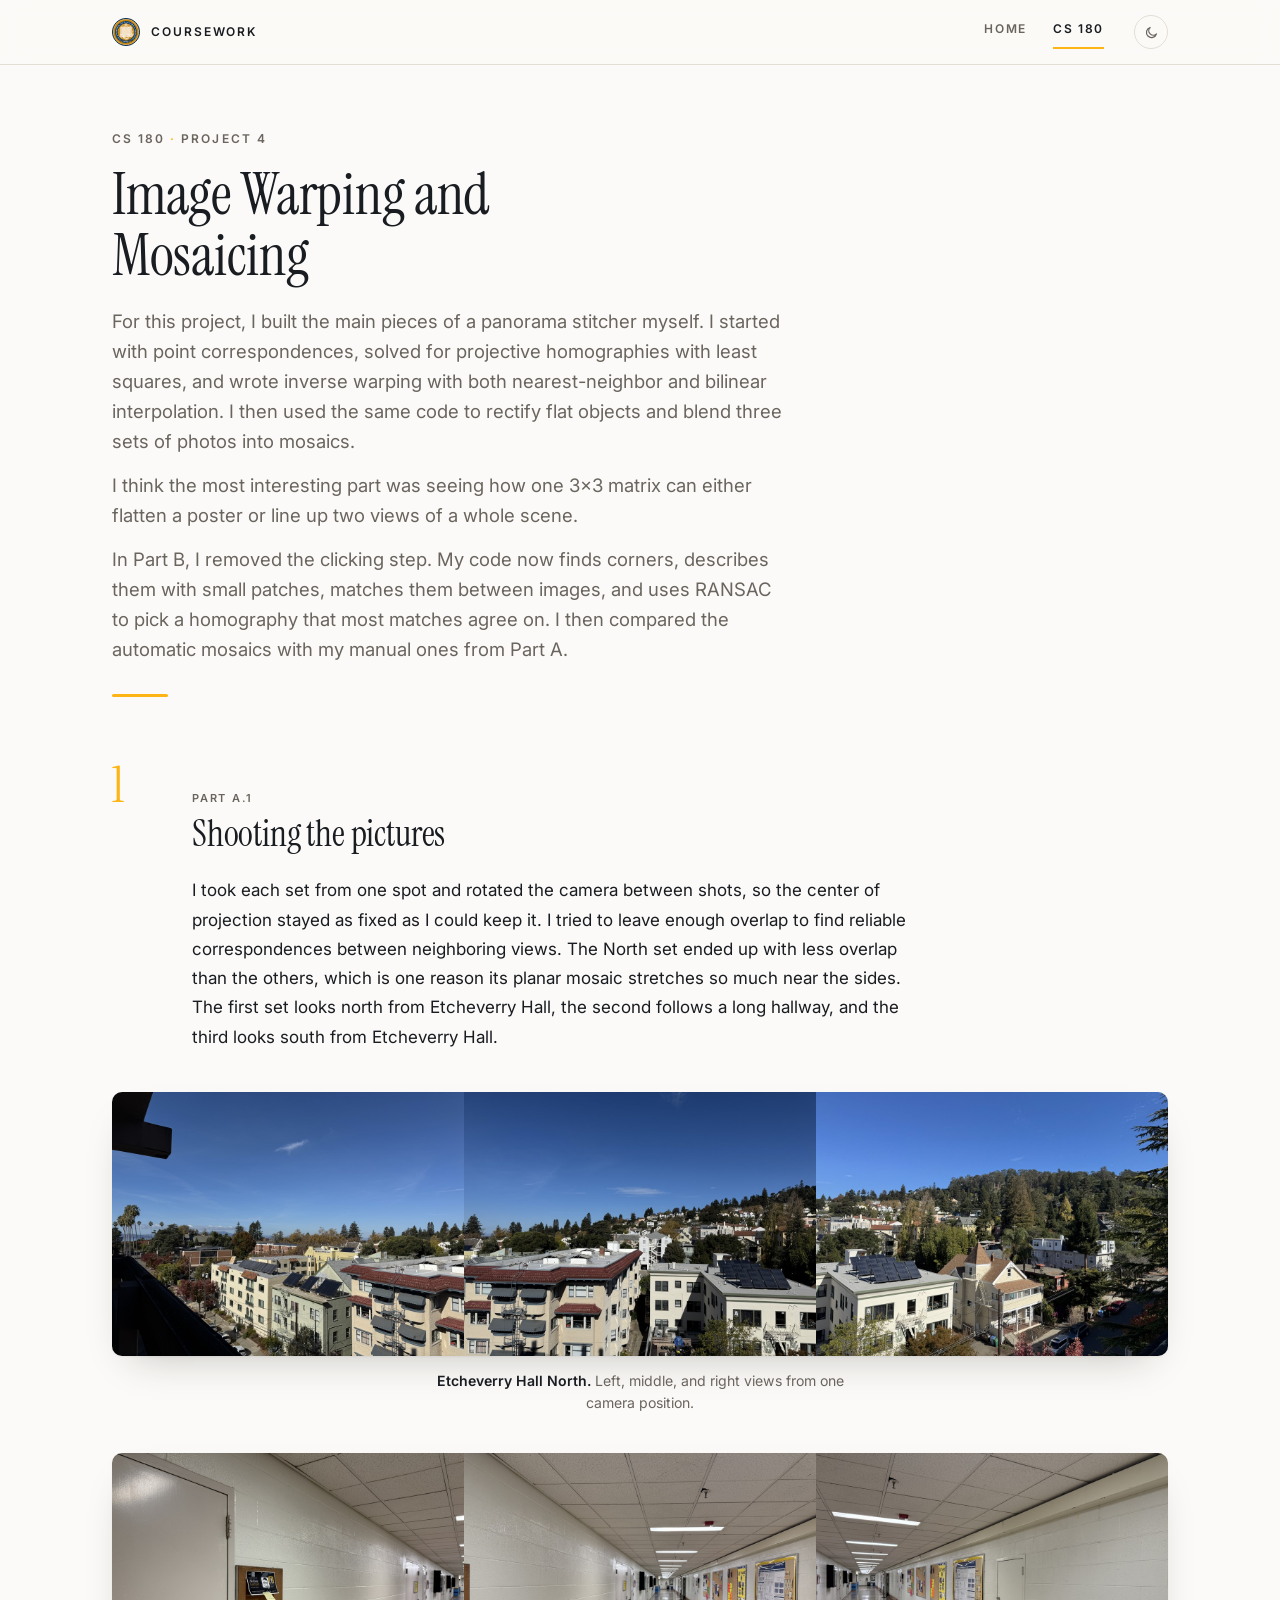
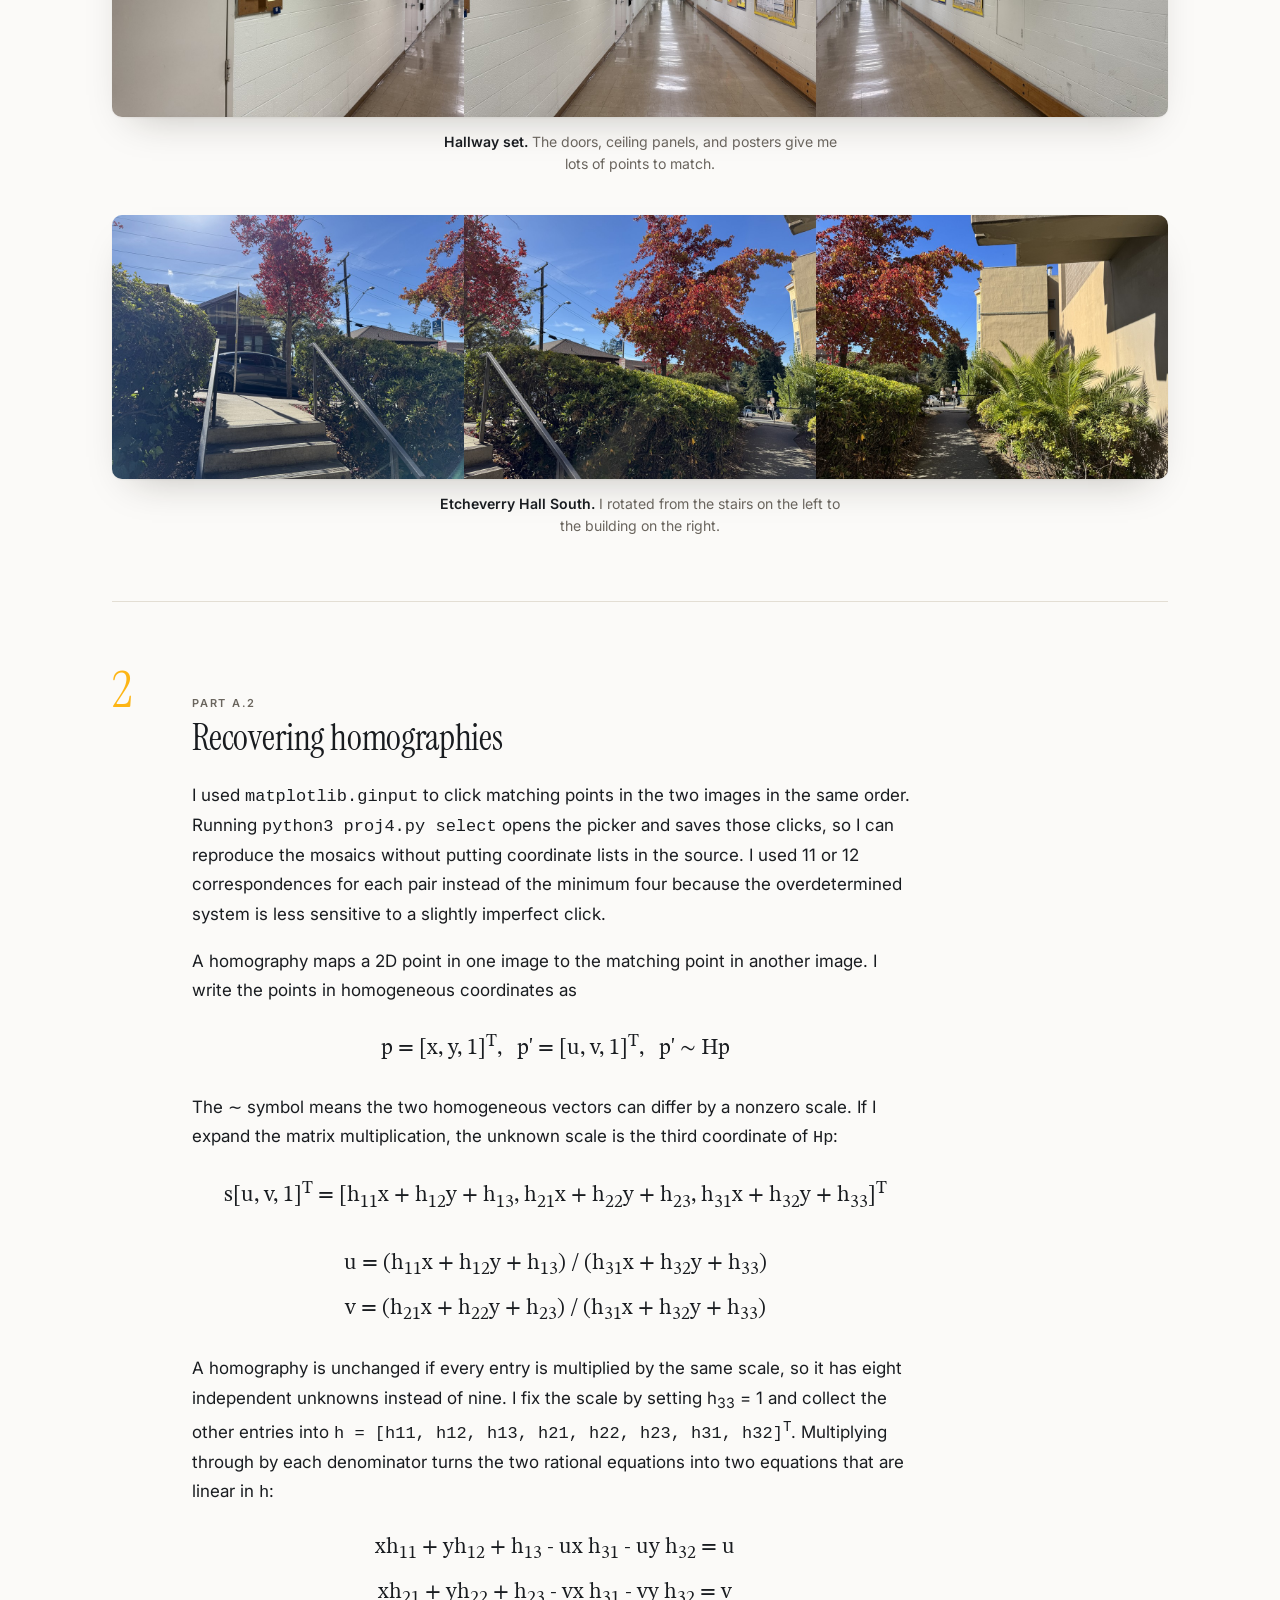
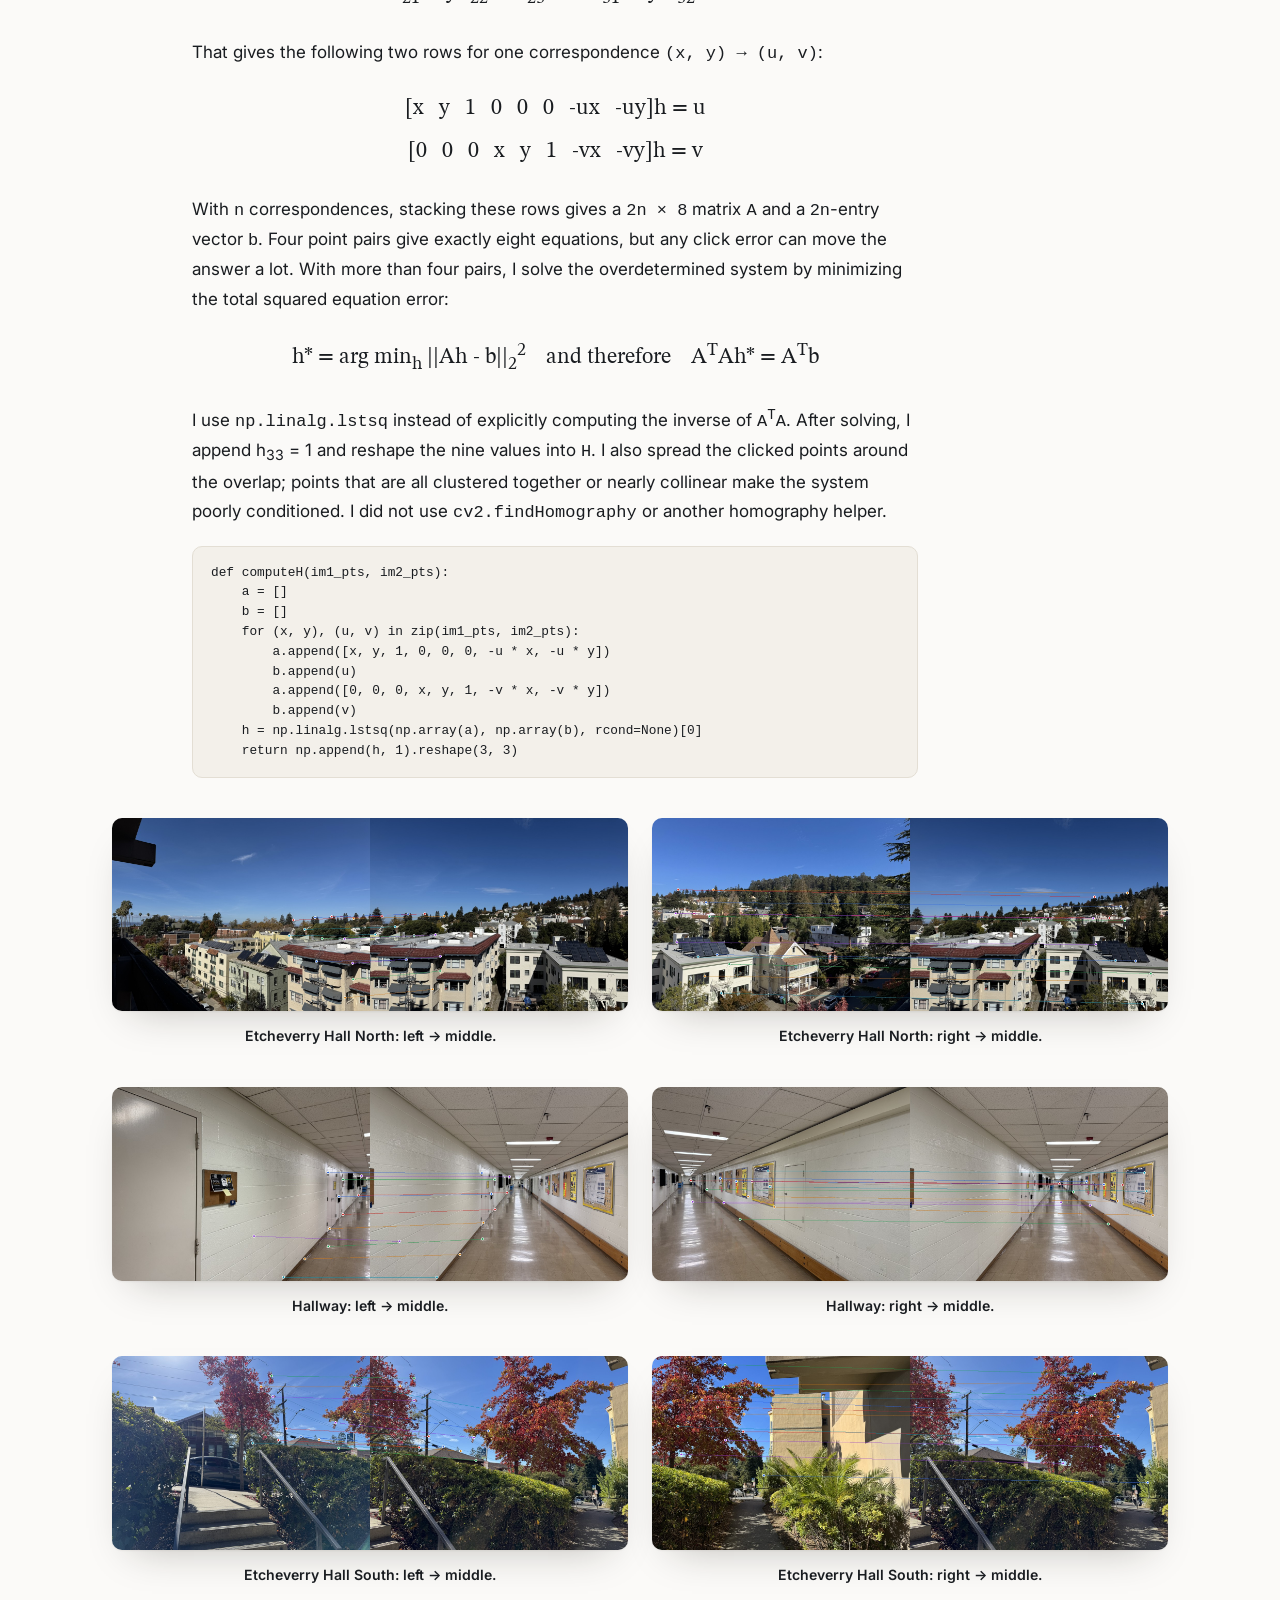
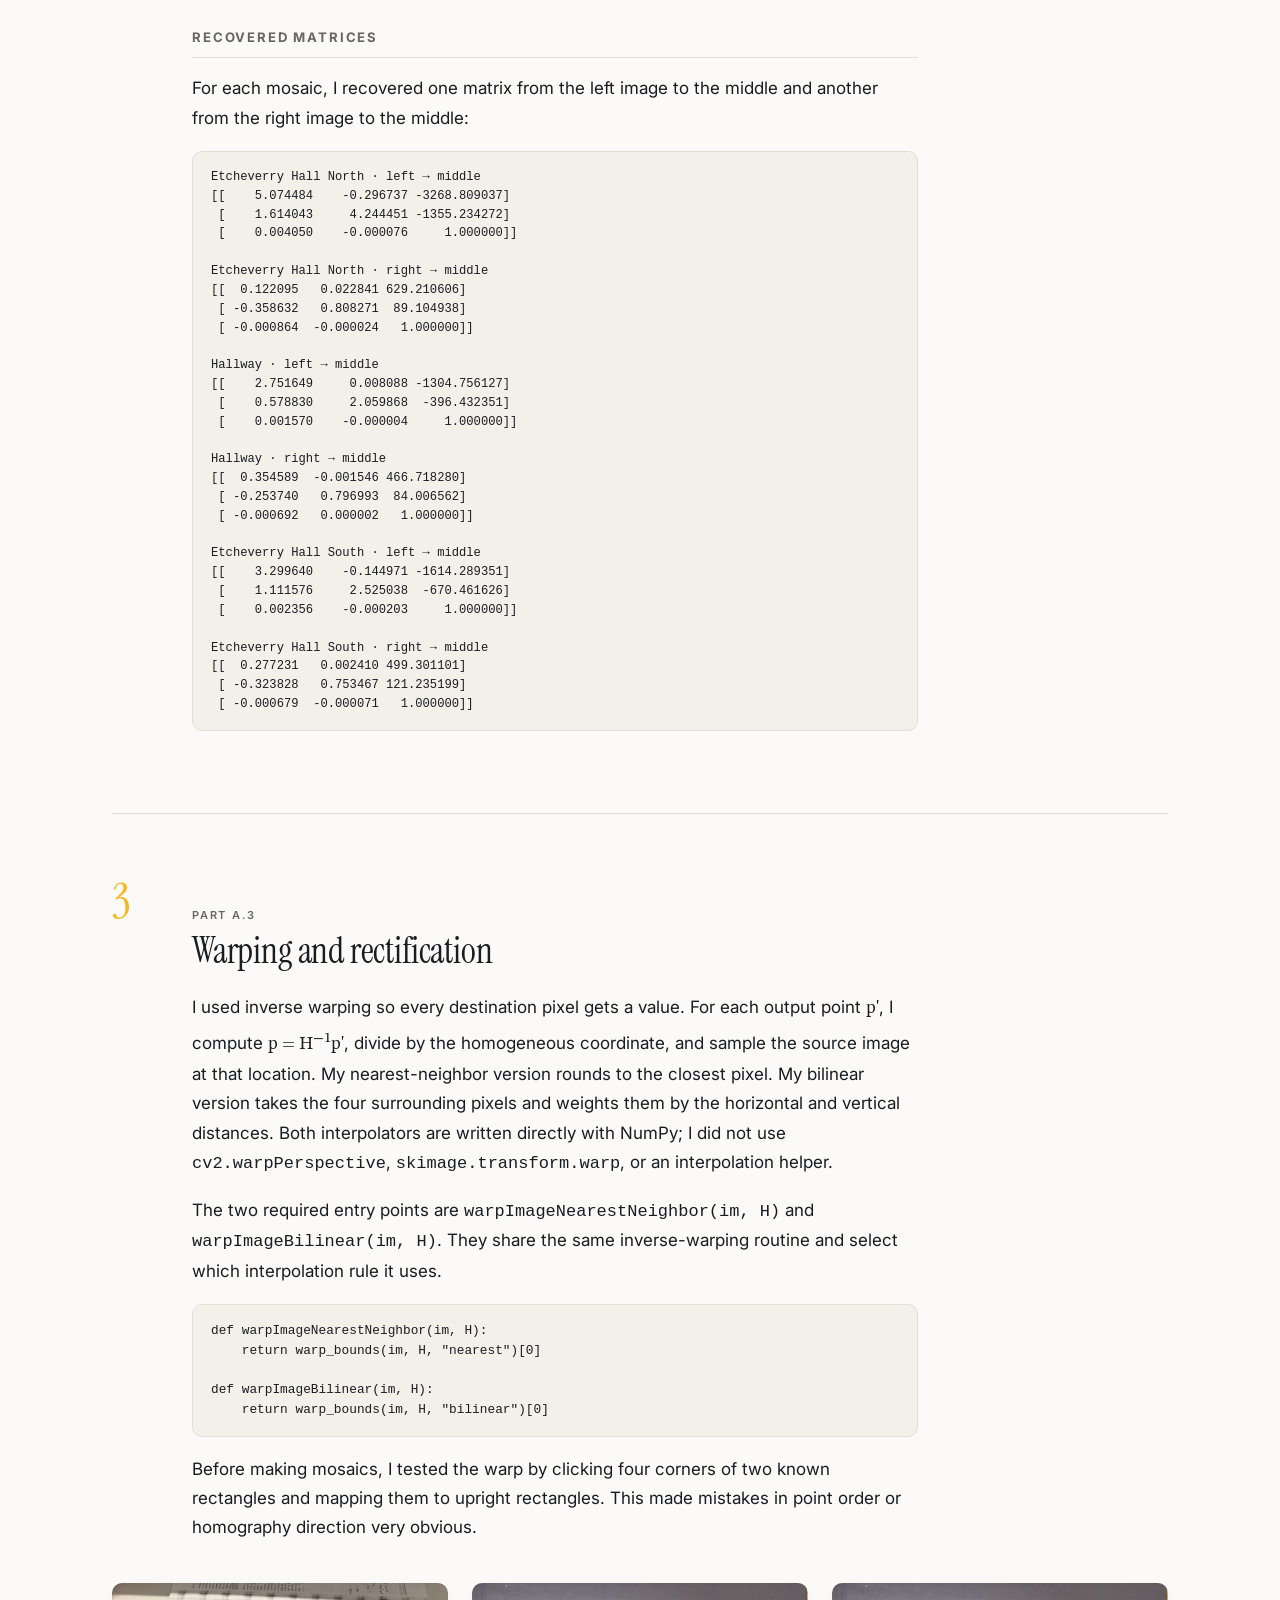
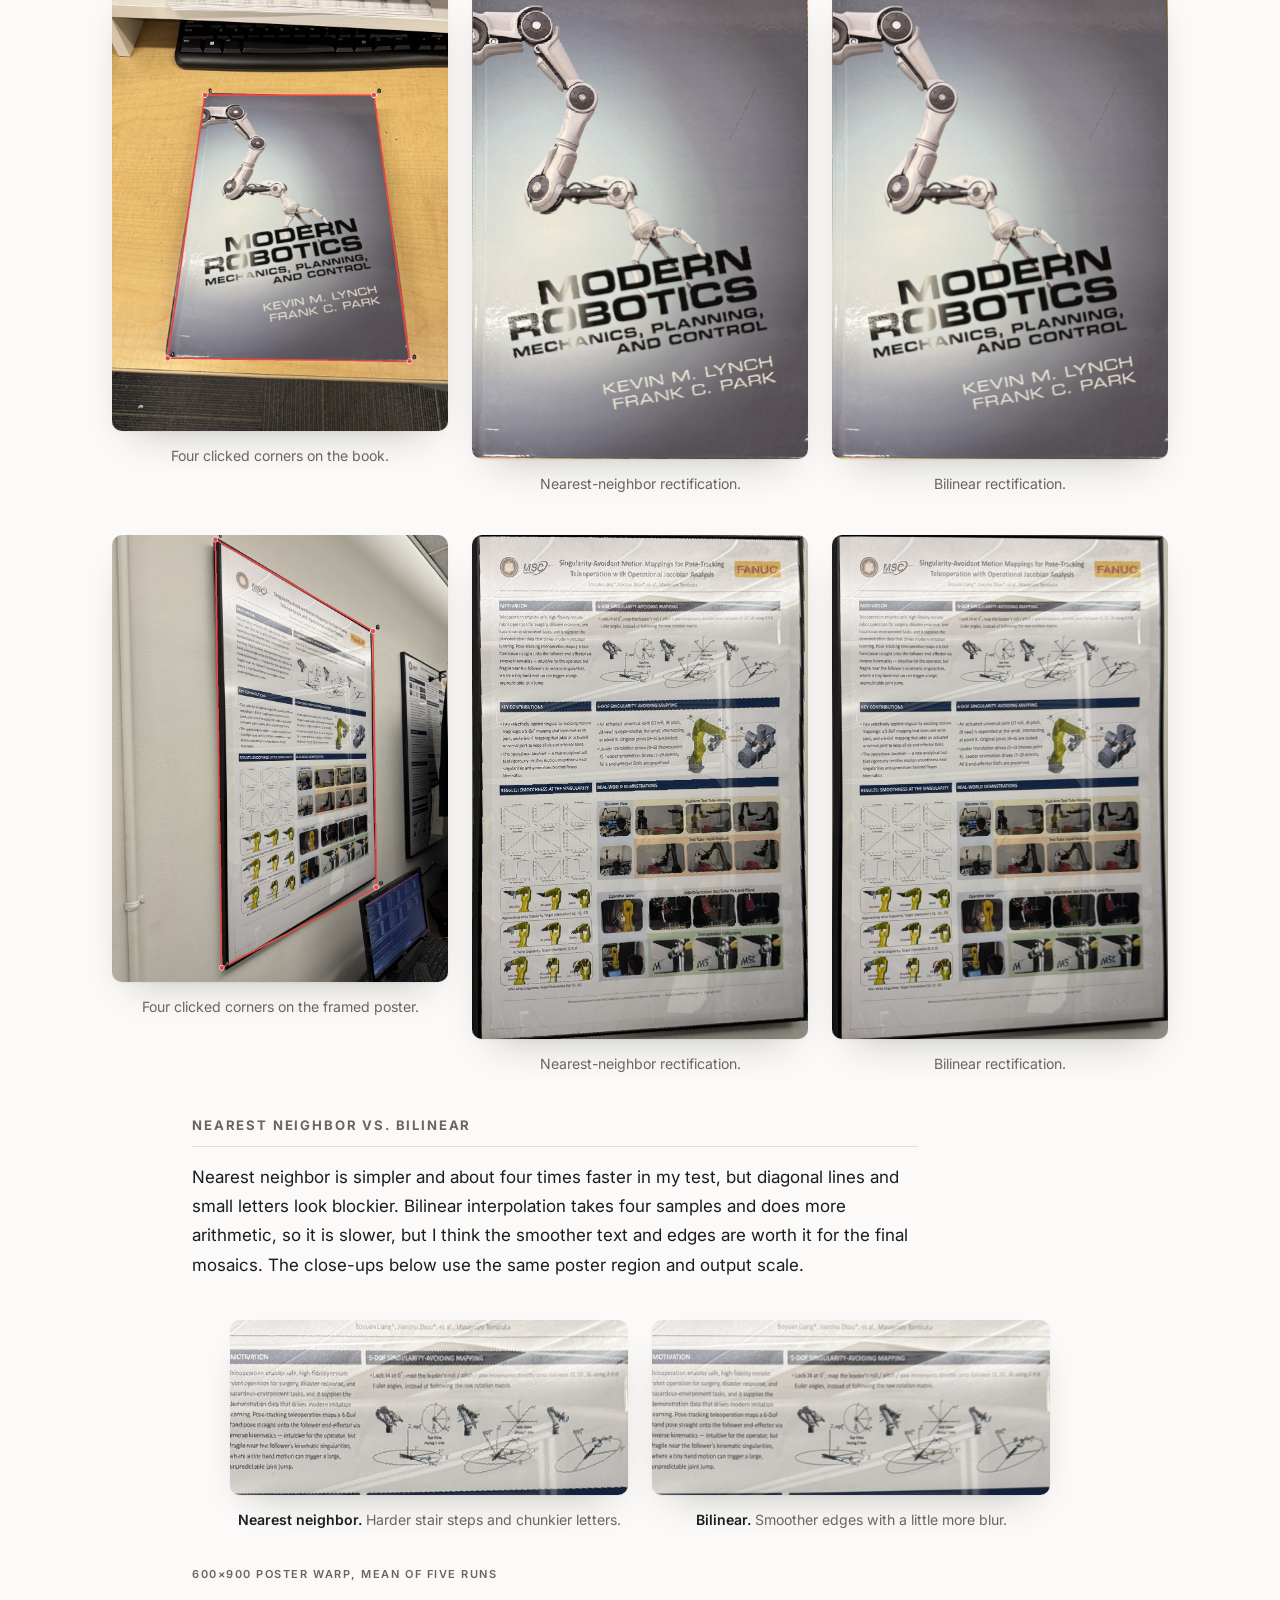
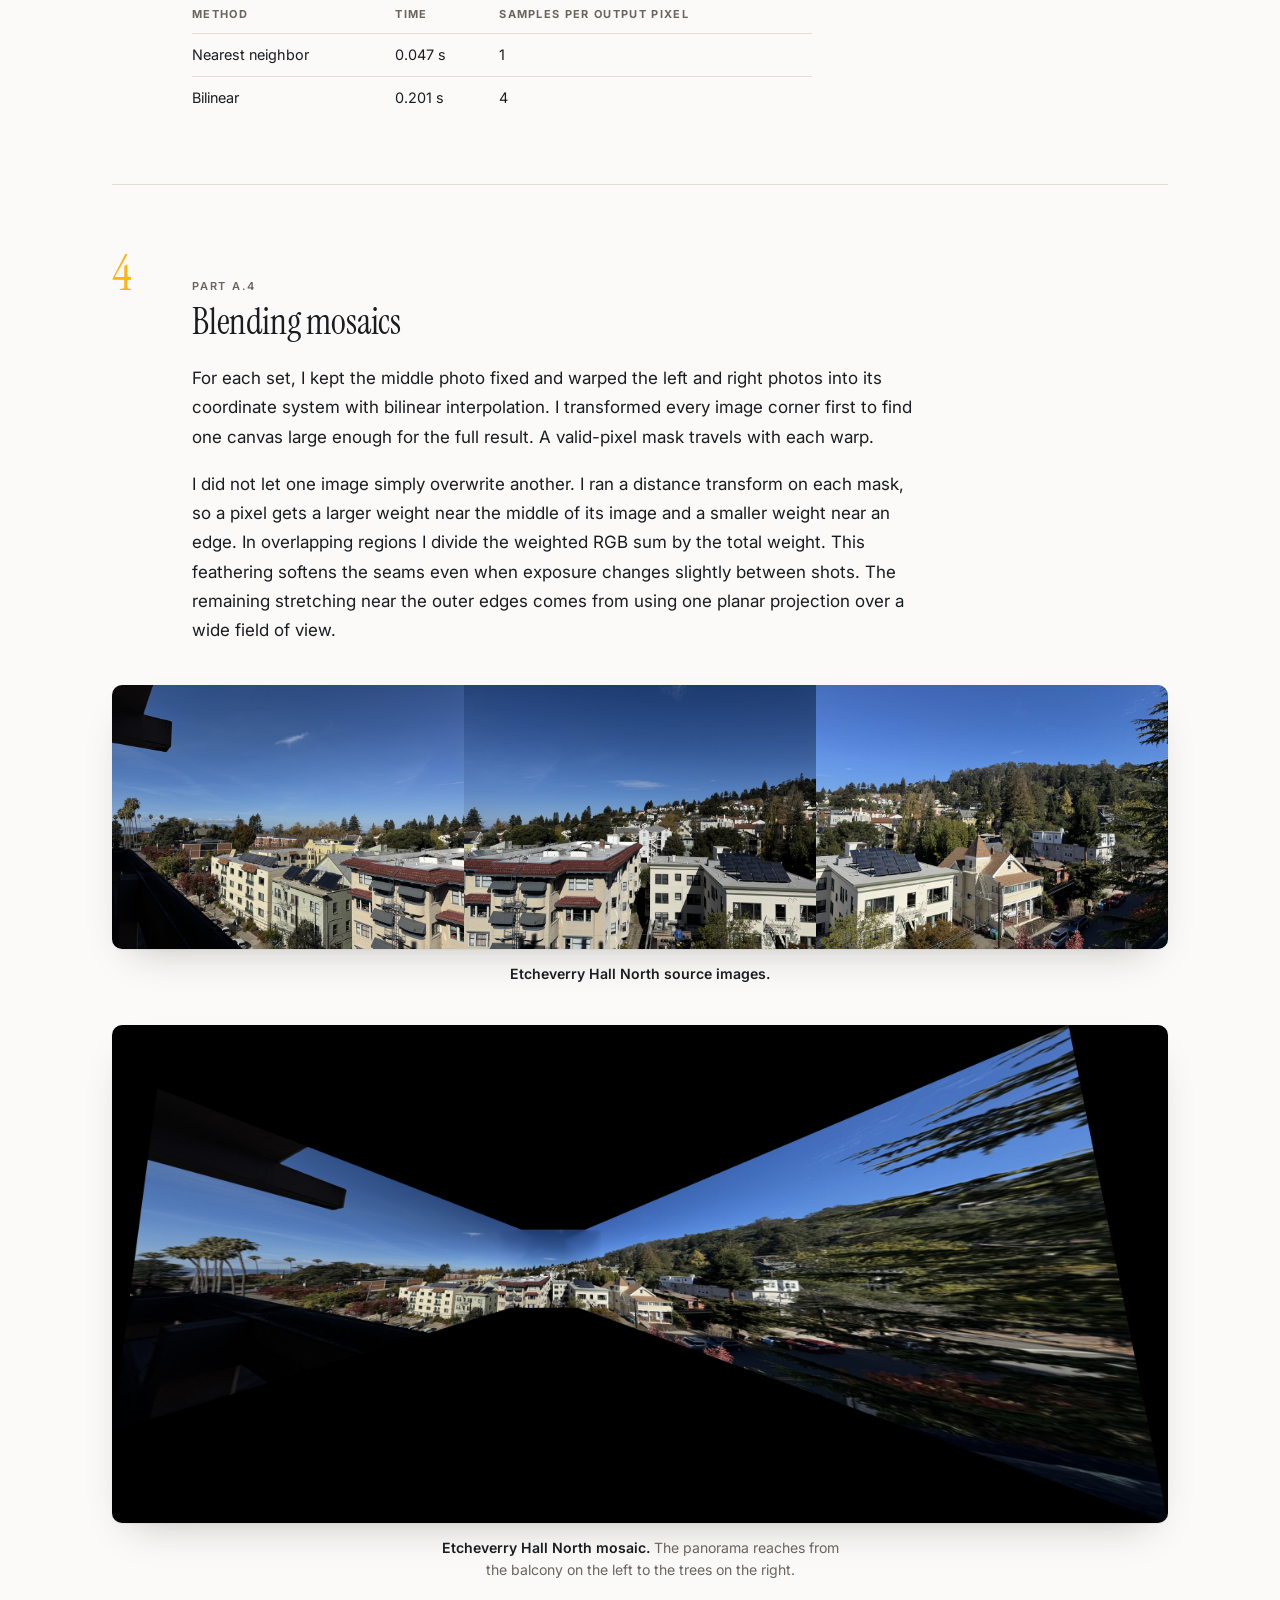
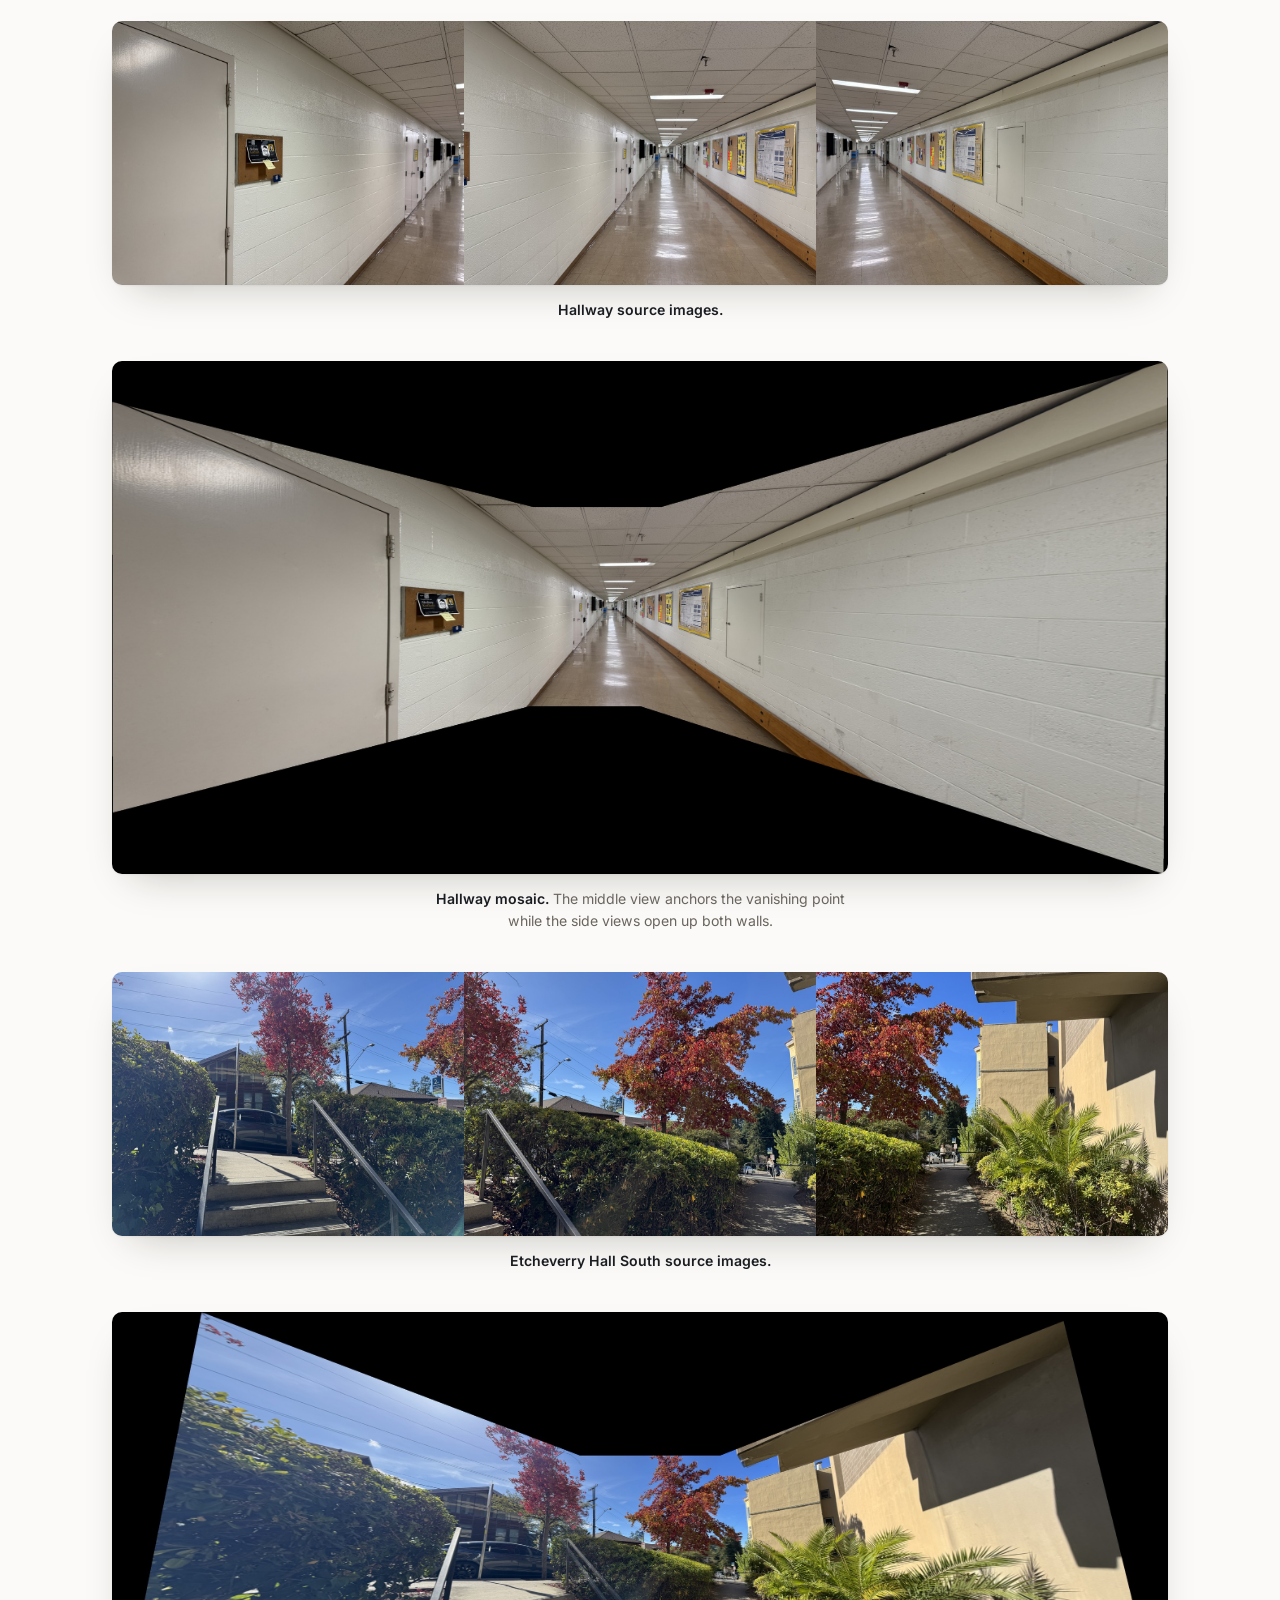
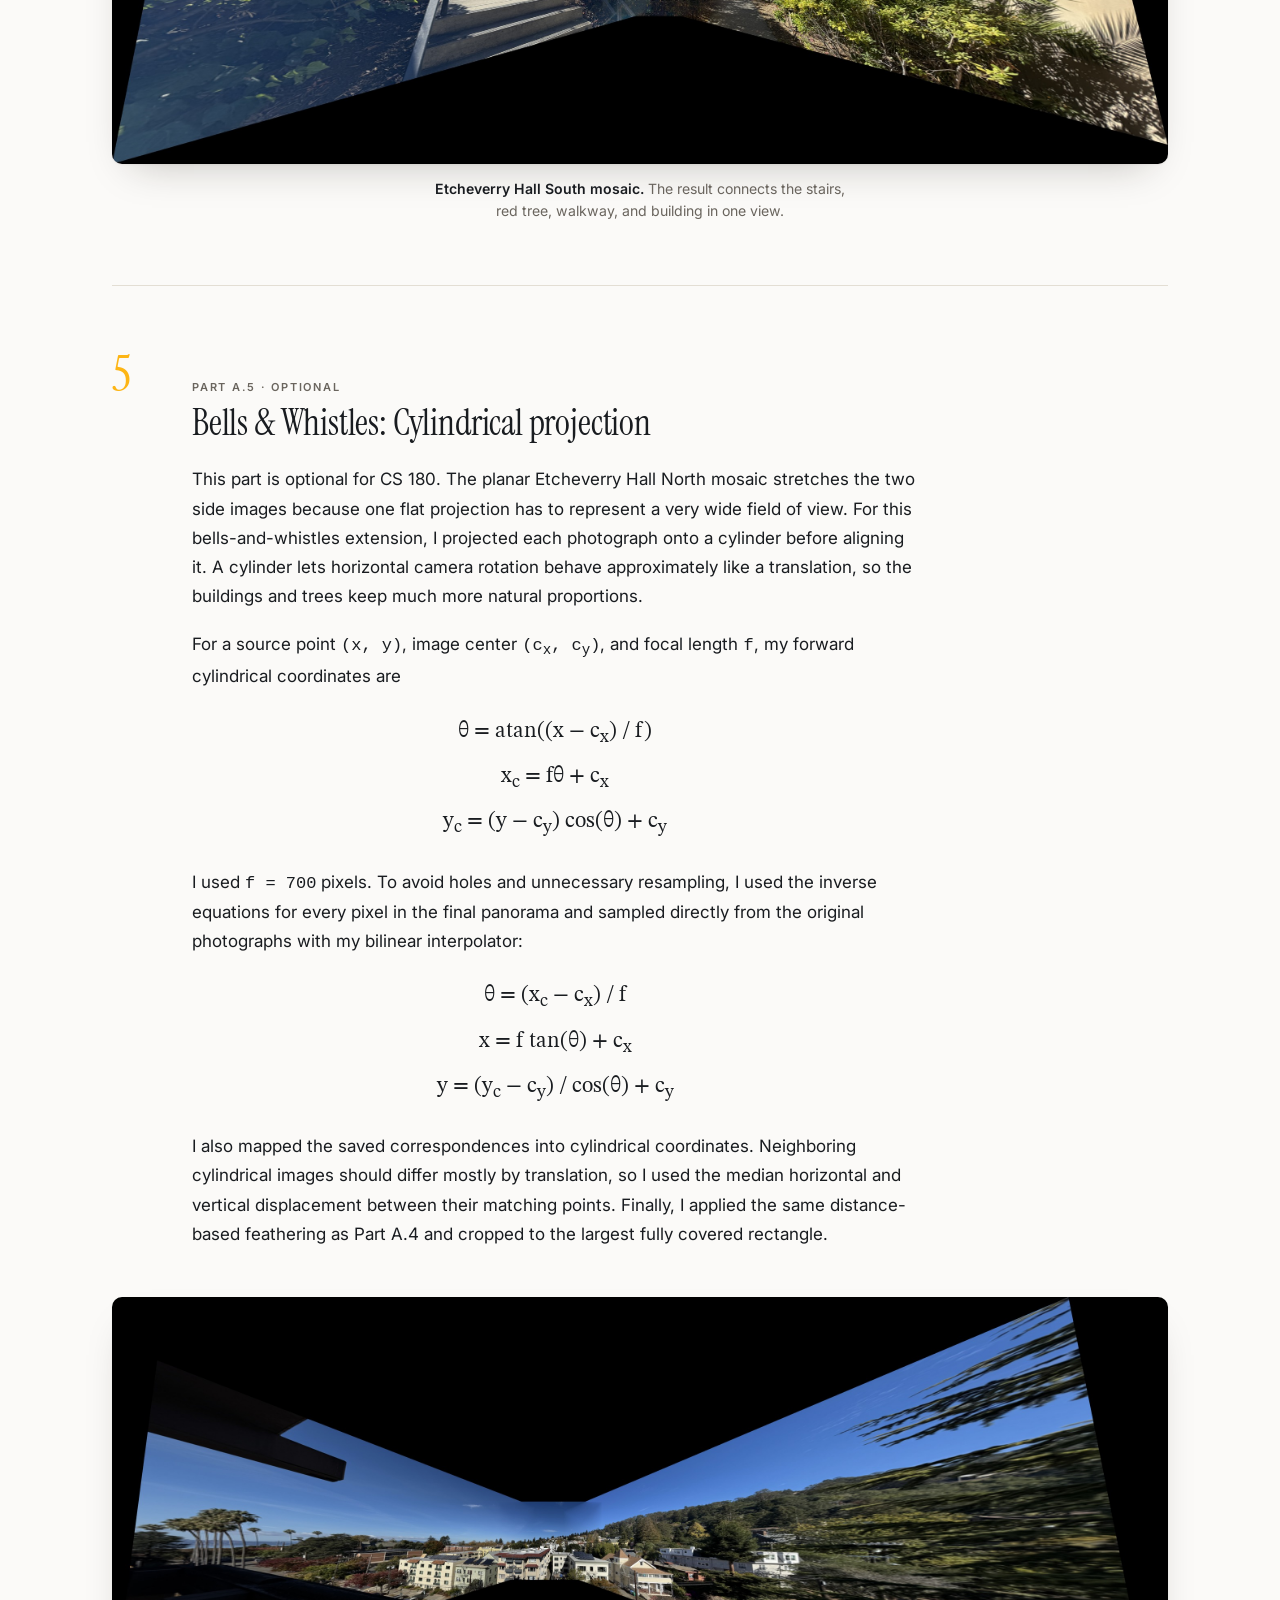
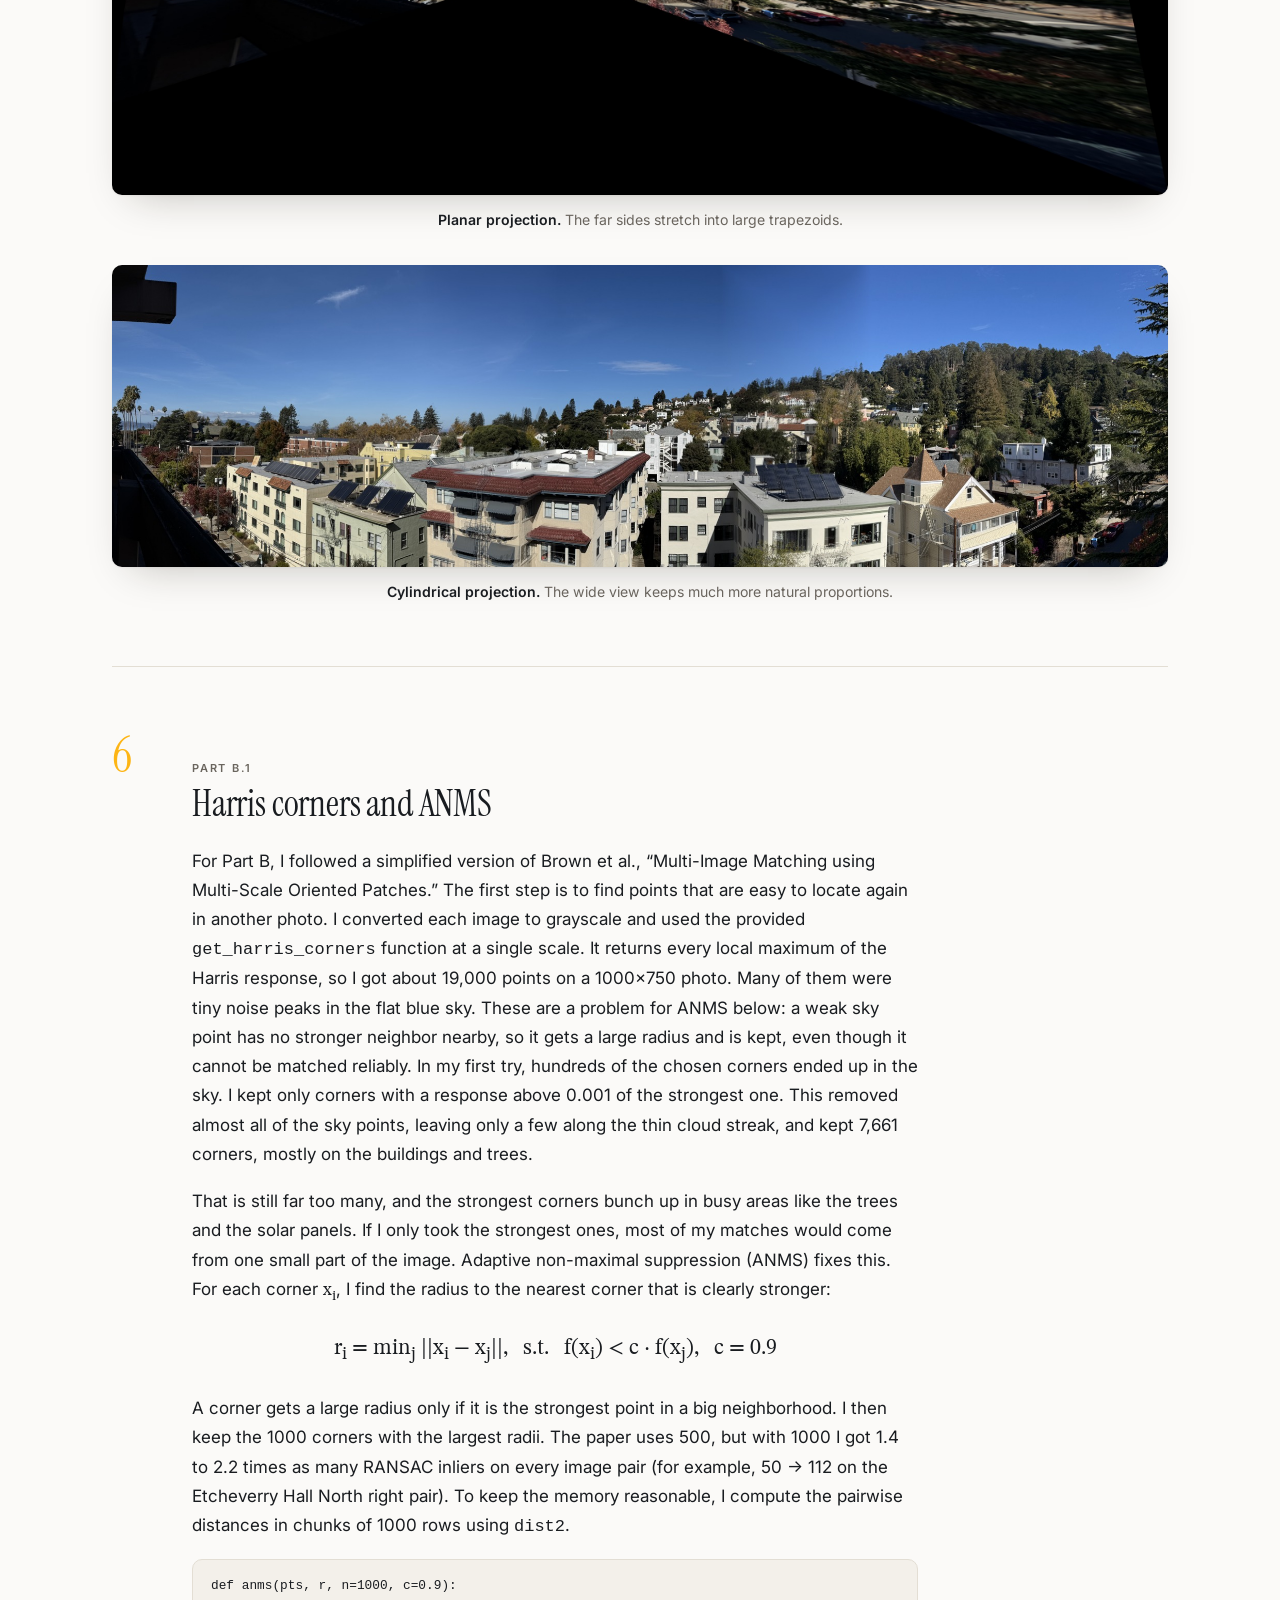
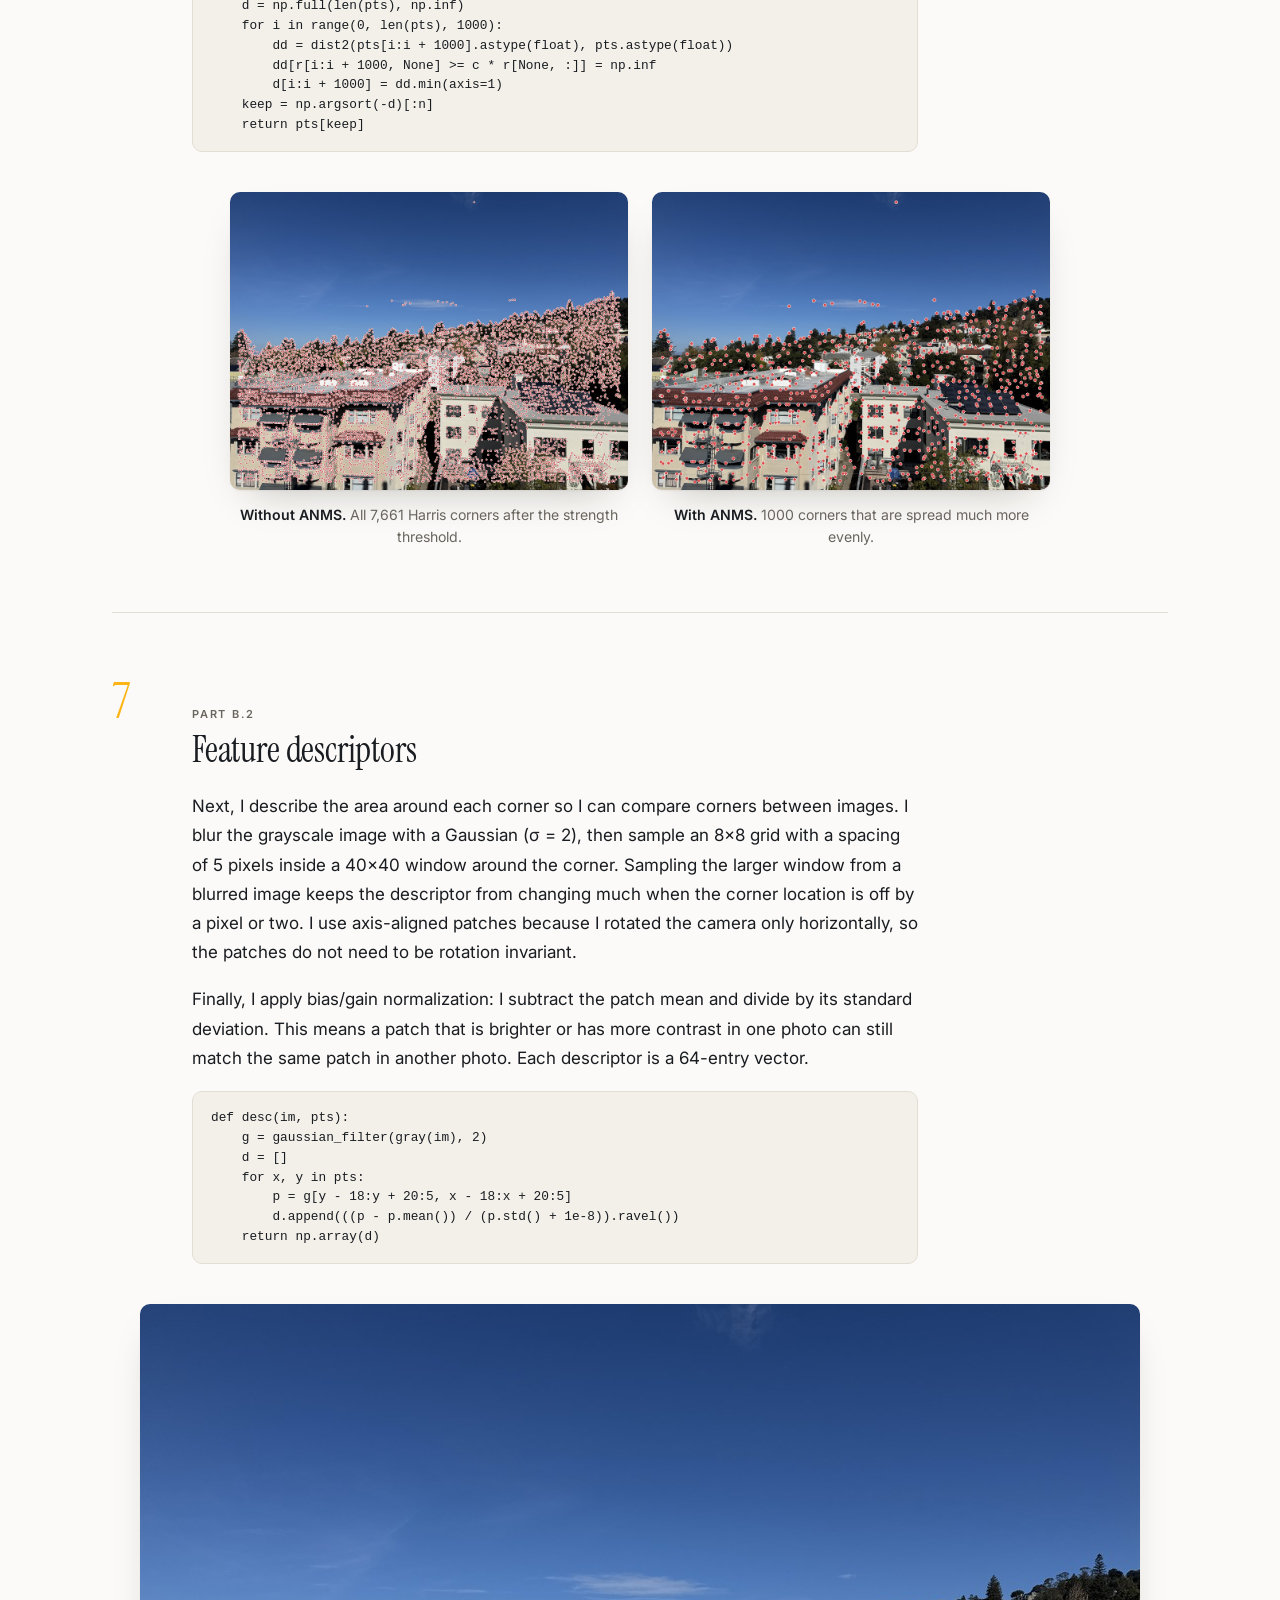
<file: cs180/proj4/index.html>
<!DOCTYPE html>
<html lang="en">
<head>
<meta charset="utf-8">
<meta name="viewport" content="width=device-width, initial-scale=1">
<title>CS 180 · Project 4</title>
<meta name="description" content="Project 4 for CS 180: image warping, homographies, rectification, image mosaics, and automatic feature matching with RANSAC.">
<link rel="icon" href="../../assets/img/berkeley-seal.svg">
<script>try{var t=localStorage.getItem("theme");if(t)document.documentElement.setAttribute("data-theme",t);}catch(e){}</script>
<link rel="preconnect" href="https://fonts.googleapis.com">
<link rel="preconnect" href="https://fonts.gstatic.com" crossorigin>
<link rel="stylesheet" href="https://fonts.googleapis.com/css2?family=Instrument+Serif:ital@0;1&amp;family=Inter:wght@400;500;600;700&amp;family=STIX+Two+Math&amp;display=swap">
<link rel="stylesheet" href="../../assets/css/style.css">
<style>
  .task .prose h3 {
    font-family: Inter, sans-serif; font-size: .82rem; font-weight: 700;
    letter-spacing: .14em; text-transform: uppercase; color: var(--ink-soft);
    line-height: 1.5; margin: 42px 0 16px; padding-bottom: 10px;
    border-bottom: 1px solid var(--line);
  }
  .gallery { display: grid; gap: 30px 24px; grid-template-columns: repeat(3, 1fr); margin: 40px 0 0; align-items: start; }
  .gallery.two { grid-template-columns: repeat(2, 1fr); max-width: 820px; margin-left: auto; margin-right: auto; }
  .gallery figure { text-align: center; }
  .gallery figcaption { max-width: none; }
  .pair.single.wide { max-width: 1100px; }
  .pair.matches { max-width: 1100px; }
  .pair.matches figcaption { max-width: 58ch; }
  .pair.single.feature { max-width: 1280px; margin-top: 48px; }
  .pair.single.feature + .pair.single.feature { margin-top: 34px; }
  .pair.single.feature figcaption { max-width: 82ch; }
  pre {
    margin: 0 0 18px; padding: 16px 18px; overflow-x: auto;
    background: var(--bg-alt); border: 1px solid var(--line); border-radius: var(--radius);
    font-size: .8rem; line-height: 1.55;
  }
  pre code { font-family: ui-monospace, SFMono-Regular, Menlo, monospace; }
  .eq {
    font-family: "STIX Two Math", "Times New Roman", serif; font-size: 1.35rem;
    line-height: 2; text-align: center; margin: 6px 0 22px !important; overflow-x: auto;
  }
  .inline-math {
    font-family: "STIX Two Math", "Times New Roman", serif;
    font-size: 1.08em; white-space: nowrap;
  }
  .matrix { font-size: .76rem; }
  .bench { margin: 34px 0 0 80px; overflow-x: auto; }
  .bench table { border-collapse: collapse; width: 100%; max-width: 620px; font-size: .9rem; }
  .bench caption {
    caption-side: top; text-align: left; font-size: 11px; font-weight: 600;
    letter-spacing: .14em; text-transform: uppercase; color: var(--ink-soft); padding-bottom: 12px;
  }
  .bench th, .bench td { padding: 9px 18px 9px 0; border-bottom: 1px solid var(--line); text-align: left; }
  .bench th { font-size: 11px; letter-spacing: .12em; text-transform: uppercase; color: var(--ink-soft); }
  .bench tr:last-child td { border-bottom: 0; }
  @media (max-width: 760px) {
    .gallery, .gallery.two { grid-template-columns: 1fr; }
    .bench { margin-left: 0; }
  }
</style>
</head>
<body>

<header class="topbar">
  <div class="wrap">
    <a class="mark" href="/">
      <img src="../../assets/img/berkeley-seal.svg" alt="UC Berkeley seal">
      <span>Coursework</span>
    </a>
    <nav>
      <a href="/">Home</a>
      <a href="/cs180/" class="active">CS 180</a>
      <button class="theme-toggle" type="button" aria-label="Switch color theme"></button>
    </nav>
  </div>
</header>

<main>
  <div class="wrap">

    <div class="hero compact">
      <p class="eyebrow">CS 180 <span class="dot">·</span> Project 4</p>
      <h1>Image Warping and Mosaicing</h1>
      <p class="lead">
        For this project, I built the main pieces of a panorama stitcher myself. I started with
        point correspondences, solved for projective homographies with least squares, and wrote
        inverse warping with both nearest-neighbor and bilinear interpolation. I then used the
        same code to rectify flat objects and blend three sets of photos into mosaics.
      </p>
      <p class="lead" style="margin-top:14px">
        I think the most interesting part was seeing how one 3&times;3 matrix can either flatten a
        poster or line up two views of a whole scene.
      </p>
      <p class="lead" style="margin-top:14px">
        In Part B, I removed the clicking step. My code now finds corners, describes them with
        small patches, matches them between images, and uses RANSAC to pick a homography that
        most matches agree on. I then compared the automatic mosaics with my manual ones from Part A.
      </p>
      <div class="rule"></div>
    </div>

    <section class="task">
      <div class="task-head">
        <span class="task-num">1</span>
        <h2><span class="sub">Part A.1</span>Shooting the pictures</h2>
      </div>
      <div class="prose">
        <p>
          I took each set from one spot and rotated the camera between shots, so the center of
          projection stayed as fixed as I could keep it. I tried to leave enough overlap to find
          reliable correspondences between neighboring views. The North set ended up with less
          overlap than the others, which is one reason its planar mosaic stretches so much near
          the sides. The first set looks north from Etcheverry Hall, the second follows a long
          hallway, and the third looks south from Etcheverry Hall.
        </p>
      </div>

      <div class="pair single wide">
        <figure><img class="shot" src="img/apartment_sources.jpg" alt="Three overlapping views from Etcheverry Hall North"><figcaption><b>Etcheverry Hall North.</b> Left, middle, and right views from one camera position.</figcaption></figure>
      </div>
      <div class="pair single wide">
        <figure><img class="shot" src="img/hallway_sources.jpg" alt="Three overlapping hallway views"><figcaption><b>Hallway set.</b> The doors, ceiling panels, and posters give me lots of points to match.</figcaption></figure>
      </div>
      <div class="pair single wide">
        <figure><img class="shot" src="img/garden_sources.jpg" alt="Three overlapping views from Etcheverry Hall South"><figcaption><b>Etcheverry Hall South.</b> I rotated from the stairs on the left to the building on the right.</figcaption></figure>
      </div>
    </section>

    <section class="task">
      <div class="task-head">
        <span class="task-num">2</span>
        <h2><span class="sub">Part A.2</span>Recovering homographies</h2>
      </div>
      <div class="prose">
        <p>
          I used <code>matplotlib.ginput</code> to click matching points in the two images in the
          same order. Running <code>python3 proj4.py select</code> opens the picker and saves those
          clicks, so I can reproduce the mosaics without putting coordinate lists in the source.
          I used 11 or 12 correspondences for each pair instead of the minimum four because the
          overdetermined system is less sensitive to a slightly imperfect click.
        </p>
        <p>
          A homography maps a 2D point in one image to the matching point in another image. I
          write the points in homogeneous coordinates as
        </p>
        <p class="eq">
          p = [x, y, 1]<sup>T</sup>, &nbsp; p' = [u, v, 1]<sup>T</sup>, &nbsp; p' &sim; Hp
        </p>
        <p>
          The &sim; symbol means the two homogeneous vectors can differ by a nonzero scale. If I
          expand the matrix multiplication, the unknown scale is the third coordinate of
          <code>Hp</code>:
        </p>
        <p class="eq">
          s[u, v, 1]<sup>T</sup> =
          [h<sub>11</sub>x + h<sub>12</sub>y + h<sub>13</sub>,
          h<sub>21</sub>x + h<sub>22</sub>y + h<sub>23</sub>,
          h<sub>31</sub>x + h<sub>32</sub>y + h<sub>33</sub>]<sup>T</sup>
        </p>
        <p class="eq">
          u =
          <span style="white-space:nowrap">(h<sub>11</sub>x + h<sub>12</sub>y + h<sub>13</sub>)</span>
          /
          <span style="white-space:nowrap">(h<sub>31</sub>x + h<sub>32</sub>y + h<sub>33</sub>)</span>
          <br>
          v =
          <span style="white-space:nowrap">(h<sub>21</sub>x + h<sub>22</sub>y + h<sub>23</sub>)</span>
          /
          <span style="white-space:nowrap">(h<sub>31</sub>x + h<sub>32</sub>y + h<sub>33</sub>)</span>
        </p>
        <p>
          A homography is unchanged if every entry is multiplied by the same scale, so it has
          eight independent unknowns instead of nine. I fix the scale by setting
          h<sub>33</sub> = 1 and collect the other entries into
          <code>h = [h11, h12, h13, h21, h22, h23, h31, h32]<sup>T</sup></code>.
          Multiplying through by each denominator turns the two rational equations into two
          equations that are linear in <code>h</code>:
        </p>
        <p class="eq">
          xh<sub>11</sub> + yh<sub>12</sub> + h<sub>13</sub>
          - ux h<sub>31</sub> - uy h<sub>32</sub> = u
          <br>
          xh<sub>21</sub> + yh<sub>22</sub> + h<sub>23</sub>
          - vx h<sub>31</sub> - vy h<sub>32</sub> = v
        </p>
        <p>
          That gives the following two rows for one correspondence
          <code>(x, y) &rarr; (u, v)</code>:
        </p>
        <p class="eq">
          [x &nbsp; y &nbsp; 1 &nbsp; 0 &nbsp; 0 &nbsp; 0 &nbsp; -ux &nbsp; -uy]h = u<br>
          [0 &nbsp; 0 &nbsp; 0 &nbsp; x &nbsp; y &nbsp; 1 &nbsp; -vx &nbsp; -vy]h = v
        </p>
        <p>
          With <code>n</code> correspondences, stacking these rows gives a
          <code>2n &times; 8</code> matrix <code>A</code> and a <code>2n</code>-entry vector
          <code>b</code>. Four point pairs give exactly eight equations, but any click error can
          move the answer a lot. With more than four pairs, I solve the overdetermined system by
          minimizing the total squared equation error:
        </p>
        <p class="eq">
          h* = arg min<sub>h</sub> ||Ah - b||<sub>2</sub><sup>2</sup>
          &nbsp;&nbsp; and therefore &nbsp;&nbsp;
          A<sup>T</sup>Ah* = A<sup>T</sup>b
        </p>
        <p>
          I use <code>np.linalg.lstsq</code> instead of explicitly computing the inverse of
          <code>A<sup>T</sup>A</code>. After solving, I append h<sub>33</sub> = 1 and reshape the
          nine values into <code>H</code>. I also spread the clicked points around the overlap;
          points that are all clustered together or nearly collinear make the system poorly
          conditioned. I did not use <code>cv2.findHomography</code> or another homography helper.
        </p>
<pre><code>def computeH(im1_pts, im2_pts):
    a = []
    b = []
    for (x, y), (u, v) in zip(im1_pts, im2_pts):
        a.append([x, y, 1, 0, 0, 0, -u * x, -u * y])
        b.append(u)
        a.append([0, 0, 0, x, y, 1, -v * x, -v * y])
        b.append(v)
    h = np.linalg.lstsq(np.array(a), np.array(b), rcond=None)[0]
    return np.append(h, 1).reshape(3, 3)</code></pre>
      </div>

      <div class="pair matches">
        <figure><img class="shot" src="img/apartment_points.jpg" alt="Etcheverry Hall North left-to-middle point correspondences"><figcaption><b>Etcheverry Hall North: left &rarr; middle.</b></figcaption></figure>
        <figure><img class="shot" src="img/apartment_points_right.jpg" alt="Etcheverry Hall North right-to-middle point correspondences"><figcaption><b>Etcheverry Hall North: right &rarr; middle.</b></figcaption></figure>
      </div>
      <div class="pair matches">
        <figure><img class="shot" src="img/hallway_points.jpg" alt="Hallway left-to-middle point correspondences"><figcaption><b>Hallway: left &rarr; middle.</b></figcaption></figure>
        <figure><img class="shot" src="img/hallway_points_right.jpg" alt="Hallway right-to-middle point correspondences"><figcaption><b>Hallway: right &rarr; middle.</b></figcaption></figure>
      </div>
      <div class="pair matches">
        <figure><img class="shot" src="img/garden_points.jpg" alt="Etcheverry Hall South left-to-middle point correspondences"><figcaption><b>Etcheverry Hall South: left &rarr; middle.</b></figcaption></figure>
        <figure><img class="shot" src="img/garden_points_right.jpg" alt="Etcheverry Hall South right-to-middle point correspondences"><figcaption><b>Etcheverry Hall South: right &rarr; middle.</b></figcaption></figure>
      </div>

      <div class="prose" style="margin-top:36px">
        <h3>Recovered matrices</h3>
        <p>For each mosaic, I recovered one matrix from the left image to the middle and another from the right image to the middle:</p>
<pre class="matrix"><code>Etcheverry Hall North · left → middle
[[    5.074484    -0.296737 -3268.809037]
 [    1.614043     4.244451 -1355.234272]
 [    0.004050    -0.000076     1.000000]]

Etcheverry Hall North · right → middle
[[  0.122095   0.022841 629.210606]
 [ -0.358632   0.808271  89.104938]
 [ -0.000864  -0.000024   1.000000]]

Hallway · left → middle
[[    2.751649     0.008088 -1304.756127]
 [    0.578830     2.059868  -396.432351]
 [    0.001570    -0.000004     1.000000]]

Hallway · right → middle
[[  0.354589  -0.001546 466.718280]
 [ -0.253740   0.796993  84.006562]
 [ -0.000692   0.000002   1.000000]]

Etcheverry Hall South · left → middle
[[    3.299640    -0.144971 -1614.289351]
 [    1.111576     2.525038  -670.461626]
 [    0.002356    -0.000203     1.000000]]

Etcheverry Hall South · right → middle
[[  0.277231   0.002410 499.301101]
 [ -0.323828   0.753467 121.235199]
 [ -0.000679  -0.000071   1.000000]]</code></pre>
      </div>
    </section>

    <section class="task">
      <div class="task-head">
        <span class="task-num">3</span>
        <h2><span class="sub">Part A.3</span>Warping and rectification</h2>
      </div>
      <div class="prose">
        <p>
          I used inverse warping so every destination pixel gets a value. For each output point
          <span class="inline-math">p'</span>, I compute
          <span class="inline-math">p = H<sup>&minus;1</sup>p'</span>, divide by the homogeneous
          coordinate, and sample the source image at that location. My nearest-neighbor version
          rounds to the closest pixel. My bilinear version takes the four surrounding pixels and
          weights them by the horizontal and vertical distances. Both interpolators are written
          directly with NumPy; I did not use <code>cv2.warpPerspective</code>,
          <code>skimage.transform.warp</code>, or an interpolation helper.
        </p>
        <p>
          The two required entry points are <code>warpImageNearestNeighbor(im, H)</code> and
          <code>warpImageBilinear(im, H)</code>. They share the same inverse-warping routine and
          select which interpolation rule it uses.
        </p>
<pre><code>def warpImageNearestNeighbor(im, H):
    return warp_bounds(im, H, "nearest")[0]

def warpImageBilinear(im, H):
    return warp_bounds(im, H, "bilinear")[0]</code></pre>
        <p>
          Before making mosaics, I tested the warp by clicking four corners of two known
          rectangles and mapping them to upright rectangles. This made mistakes in point order or
          homography direction very obvious.
        </p>
      </div>

      <div class="gallery">
        <figure><img class="shot" src="img/book_source.jpg" alt="Book photographed at an angle with its four corners marked"><figcaption>Four clicked corners on the book.</figcaption></figure>
        <figure><img class="shot" src="img/book_nn.jpg" alt="Rectified book using nearest-neighbor interpolation"><figcaption>Nearest-neighbor rectification.</figcaption></figure>
        <figure><img class="shot" src="img/book_bilinear.jpg" alt="Rectified book using bilinear interpolation"><figcaption>Bilinear rectification.</figcaption></figure>
      </div>

      <div class="gallery">
        <figure><img class="shot" src="img/board_source.jpg" alt="Research poster photographed at an angle with its four corners marked"><figcaption>Four clicked corners on the framed poster.</figcaption></figure>
        <figure><img class="shot" src="img/board_nn.jpg" alt="Rectified poster using nearest-neighbor interpolation"><figcaption>Nearest-neighbor rectification.</figcaption></figure>
        <figure><img class="shot" src="img/board_bilinear.jpg" alt="Rectified poster using bilinear interpolation"><figcaption>Bilinear rectification.</figcaption></figure>
      </div>

      <div class="prose" style="margin-top:40px">
        <h3>Nearest neighbor vs. bilinear</h3>
        <p>
          Nearest neighbor is simpler and about four times faster in my test, but diagonal lines
          and small letters look blockier. Bilinear interpolation takes four samples and does more
          arithmetic, so it is slower, but I think the smoother text and edges are worth it for
          the final mosaics. The close-ups below use the same poster region and output scale.
        </p>
      </div>

      <div class="gallery two">
        <figure><img class="shot" src="img/interp_zoom_nn.jpg" alt="Nearest-neighbor close-up of rectified poster text"><figcaption><b>Nearest neighbor.</b> Harder stair steps and chunkier letters.</figcaption></figure>
        <figure><img class="shot" src="img/interp_zoom_bilinear.jpg" alt="Bilinear close-up of rectified poster text"><figcaption><b>Bilinear.</b> Smoother edges with a little more blur.</figcaption></figure>
      </div>

      <div class="bench">
        <table>
          <caption>600&times;900 poster warp, mean of five runs</caption>
          <thead><tr><th>Method</th><th>Time</th><th>Samples per output pixel</th></tr></thead>
          <tbody>
            <tr><td>Nearest neighbor</td><td>0.047 s</td><td>1</td></tr>
            <tr><td>Bilinear</td><td>0.201 s</td><td>4</td></tr>
          </tbody>
        </table>
      </div>
    </section>

    <section class="task">
      <div class="task-head">
        <span class="task-num">4</span>
        <h2><span class="sub">Part A.4</span>Blending mosaics</h2>
      </div>
      <div class="prose">
        <p>
          For each set, I kept the middle photo fixed and warped the left and right photos into
          its coordinate system with bilinear interpolation. I transformed every image corner
          first to find one canvas large enough for the full result. A valid-pixel mask travels
          with each warp.
        </p>
        <p>
          I did not let one image simply overwrite another. I ran a distance transform on each
          mask, so a pixel gets a larger weight near the middle of its image and a smaller weight
          near an edge. In overlapping regions I divide the weighted RGB sum by the total weight.
          This feathering softens the seams even when exposure changes slightly between shots.
          The remaining stretching near the outer edges comes from using one planar projection
          over a wide field of view.
        </p>
      </div>

      <div class="pair single wide">
        <figure><img class="shot" src="img/apartment_sources.jpg" alt="Three source photos for the Etcheverry Hall North mosaic"><figcaption><b>Etcheverry Hall North source images.</b></figcaption></figure>
      </div>
      <div class="pair single wide">
        <figure><img class="shot" src="img/apartment_mosaic.jpg" alt="Feather-blended Etcheverry Hall North panorama"><figcaption><b>Etcheverry Hall North mosaic.</b> The panorama reaches from the balcony on the left to the trees on the right.</figcaption></figure>
      </div>

      <div class="pair single wide">
        <figure><img class="shot" src="img/hallway_sources.jpg" alt="Three source photos for the hallway mosaic"><figcaption><b>Hallway source images.</b></figcaption></figure>
      </div>
      <div class="pair single wide">
        <figure><img class="shot" src="img/hallway_mosaic.jpg" alt="Feather-blended hallway panorama"><figcaption><b>Hallway mosaic.</b> The middle view anchors the vanishing point while the side views open up both walls.</figcaption></figure>
      </div>

      <div class="pair single wide">
        <figure><img class="shot" src="img/garden_sources.jpg" alt="Three source photos for the Etcheverry Hall South mosaic"><figcaption><b>Etcheverry Hall South source images.</b></figcaption></figure>
      </div>
      <div class="pair single wide">
        <figure><img class="shot" src="img/garden_mosaic.jpg" alt="Feather-blended Etcheverry Hall South panorama"><figcaption><b>Etcheverry Hall South mosaic.</b> The result connects the stairs, red tree, walkway, and building in one view.</figcaption></figure>
      </div>
    </section>

    <section class="task">
      <div class="task-head">
        <span class="task-num">5</span>
        <h2><span class="sub">Part A.5 · Optional</span>Bells &amp; Whistles: Cylindrical projection</h2>
      </div>
      <div class="prose">
        <p>
          This part is optional for CS 180. The planar Etcheverry Hall North mosaic stretches the
          two side images because one flat projection has to represent a very wide field of view.
          For this bells-and-whistles extension, I projected each photograph onto a cylinder
          before aligning it. A cylinder lets horizontal camera rotation behave approximately
          like a translation, so the buildings and trees keep much more natural proportions.
        </p>
        <p>
          For a source point <code>(x, y)</code>, image center <code>(c<sub>x</sub>, c<sub>y</sub>)</code>,
          and focal length <code>f</code>, my forward cylindrical coordinates are
        </p>
        <p class="eq">
          &theta; = atan((x &minus; c<sub>x</sub>) / f)<br>
          x<sub>c</sub> = f&theta; + c<sub>x</sub><br>
          y<sub>c</sub> = (y &minus; c<sub>y</sub>) cos(&theta;) + c<sub>y</sub>
        </p>
        <p>
          I used <code>f = 700</code> pixels. To avoid holes and unnecessary resampling, I used the
          inverse equations for every pixel in the final panorama and sampled directly from the
          original photographs with my bilinear interpolator:
        </p>
        <p class="eq">
          &theta; = (x<sub>c</sub> &minus; c<sub>x</sub>) / f<br>
          x = f tan(&theta;) + c<sub>x</sub><br>
          y = (y<sub>c</sub> &minus; c<sub>y</sub>) / cos(&theta;) + c<sub>y</sub>
        </p>
        <p>
          I also mapped the saved correspondences into cylindrical coordinates. Neighboring
          cylindrical images should differ mostly by translation, so I used the median horizontal
          and vertical displacement between their matching points. Finally, I applied the same
          distance-based feathering as Part A.4 and cropped to the largest fully covered rectangle.
        </p>
      </div>

      <div class="pair single feature">
        <figure><img class="shot" src="img/apartment_mosaic.jpg" alt="Planar Etcheverry Hall North mosaic with stretched side images"><figcaption><b>Planar projection.</b> The far sides stretch into large trapezoids.</figcaption></figure>
      </div>
      <div class="pair single feature">
        <figure><img class="shot" src="img/apartment_cylindrical.jpg" alt="Cylindrical Etcheverry Hall North panorama"><figcaption><b>Cylindrical projection.</b> The wide view keeps much more natural proportions.</figcaption></figure>
      </div>
    </section>

    <section class="task">
      <div class="task-head">
        <span class="task-num">6</span>
        <h2><span class="sub">Part B.1</span>Harris corners and ANMS</h2>
      </div>
      <div class="prose">
        <p>
          For Part B, I followed a simplified version of Brown et al., &ldquo;Multi-Image Matching
          using Multi-Scale Oriented Patches.&rdquo; The first step is to find points that are easy
          to locate again in another photo. I converted each image to grayscale and used the
          provided <code>get_harris_corners</code> function at a single scale. It returns every
          local maximum of the Harris response, so I got about 19,000 points on a
          1000&times;750 photo. Many of them were tiny noise peaks in the flat blue sky. These are a
          problem for ANMS below: a weak sky point has no stronger neighbor nearby, so it gets a
          large radius and is kept, even though it cannot be matched reliably. In my first try,
          hundreds of the chosen corners ended up in the sky. I kept only corners with a response
          above 0.001 of the strongest one. This removed almost all of the sky points, leaving only
          a few along the thin cloud streak, and kept 7,661 corners, mostly on the buildings and
          trees.
        </p>
        <p>
          That is still far too many, and the strongest corners bunch up in busy areas like the
          trees and the solar panels. If I only took the strongest ones, most of my matches would
          come from one small part of the image. Adaptive non-maximal suppression (ANMS) fixes
          this. For each corner <span class="inline-math">x<sub>i</sub></span>, I find the radius to
          the nearest corner that is clearly stronger:
        </p>
        <p class="eq">
          r<sub>i</sub> = min<sub>j</sub> ||x<sub>i</sub> &minus; x<sub>j</sub>||,
          &nbsp; s.t. &nbsp; f(x<sub>i</sub>) &lt; c &middot; f(x<sub>j</sub>), &nbsp; c = 0.9
        </p>
        <p>
          A corner gets a large radius only if it is the strongest point in a big neighborhood. I
          then keep the 1000 corners with the largest radii. The paper uses 500, but with 1000 I got
          1.4 to 2.2 times as many RANSAC inliers on every image pair (for example, 50 &rarr; 112 on
          the Etcheverry Hall North right pair). To keep the memory reasonable, I compute the
          pairwise distances in chunks of 1000 rows using <code>dist2</code>.
        </p>
<pre><code>def anms(pts, r, n=1000, c=0.9):
    d = np.full(len(pts), np.inf)
    for i in range(0, len(pts), 1000):
        dd = dist2(pts[i:i + 1000].astype(float), pts.astype(float))
        dd[r[i:i + 1000, None] >= c * r[None, :]] = np.inf
        d[i:i + 1000] = dd.min(axis=1)
    keep = np.argsort(-d)[:n]
    return pts[keep]</code></pre>
      </div>

      <div class="gallery two">
        <figure><img class="shot" src="img/apartment_harris.jpg" alt="All Harris corners on the middle Etcheverry Hall North image"><figcaption><b>Without ANMS.</b> All 7,661 Harris corners after the strength threshold.</figcaption></figure>
        <figure><img class="shot" src="img/apartment_anms.jpg" alt="1000 corners chosen by ANMS on the middle Etcheverry Hall North image"><figcaption><b>With ANMS.</b> 1000 corners that are spread much more evenly.</figcaption></figure>
      </div>
    </section>

    <section class="task">
      <div class="task-head">
        <span class="task-num">7</span>
        <h2><span class="sub">Part B.2</span>Feature descriptors</h2>
      </div>
      <div class="prose">
        <p>
          Next, I describe the area around each corner so I can compare corners between images. I
          blur the grayscale image with a Gaussian (&sigma; = 2), then sample an 8&times;8 grid with
          a spacing of 5 pixels inside a 40&times;40 window around the corner. Sampling the larger
          window from a blurred image keeps the descriptor from changing much when the corner
          location is off by a pixel or two. I use axis-aligned patches because I rotated the
          camera only horizontally, so the patches do not need to be rotation invariant.
        </p>
        <p>
          Finally, I apply bias/gain normalization: I subtract the patch mean and divide by its
          standard deviation. This means a patch that is brighter or has more contrast in one
          photo can still match the same patch in another photo. Each descriptor is a 64-entry
          vector.
        </p>
<pre><code>def desc(im, pts):
    g = gaussian_filter(gray(im), 2)
    d = []
    for x, y in pts:
        p = g[y - 18:y + 20:5, x - 18:x + 20:5]
        d.append(((p - p.mean()) / (p.std() + 1e-8)).ravel())
    return np.array(d)</code></pre>
      </div>

      <div class="pair single wide">
        <figure><img class="shot" src="img/apartment_features_boxes.jpg" alt="Six 40 by 40 feature windows marked on the middle Etcheverry Hall North image"><figcaption><b>Example windows.</b> Six of the ANMS corners with their 40&times;40 windows.</figcaption></figure>
      </div>
      <div class="pair single wide">
        <figure><img class="shot" src="img/apartment_features.jpg" alt="Six 40 by 40 windows and their normalized 8 by 8 descriptors"><figcaption><b>Extracted features.</b> Top: the 40&times;40 windows in order 1&ndash;6. Bottom: the normalized 8&times;8 descriptors, scaled up for display.</figcaption></figure>
      </div>
    </section>

    <section class="task">
      <div class="task-head">
        <span class="task-num">8</span>
        <h2><span class="sub">Part B.3</span>Feature matching</h2>
      </div>
      <div class="prose">
        <p>
          To match features, I compute the distance from every descriptor in one image to every
          descriptor in the other. A small nearest-neighbor distance alone is not enough, because
          repeated textures like windows and roof tiles can have several close matches. Instead, I
          used Lowe's ratio test: I keep a match only if the nearest neighbor is much closer than
          the second-nearest neighbor.
        </p>
        <p class="eq">
          e<sub>1-NN</sub> / e<sub>2-NN</sub> &lt; 0.7
        </p>
        <p>
          Figure 6b of the paper shows that correct and incorrect matches separate well in this
          range of ratios. I first used 0.6, but on the Etcheverry Hall South set it left only about
          30 matches per pair, all bunched in one area. Raising the threshold to 0.7 roughly
          doubled the matches. It also lets more wrong matches through, but RANSAC in the next step
          is built to remove them. For example, the right &rarr; middle hallway pair has many wrong
          matches between different ceiling tiles and cinder blocks, because those patterns repeat
          and look almost the same.
        </p>
<pre><code>def match(d1, d2, t=0.7):
    d = np.sqrt(np.maximum(dist2(d1, d2), 0))
    j = np.argsort(d, axis=1)[:, :2]
    i = np.arange(len(d1))
    ok = d[i, j[:, 0]] / d[i, j[:, 1]] &lt; t
    return np.c_[i[ok], j[ok, 0]]</code></pre>
      </div>

      <div class="pair matches">
        <figure><img class="shot" src="img/apartment_matches.jpg" alt="Etcheverry Hall North left-to-middle feature matches"><figcaption><b>Etcheverry Hall North: left &rarr; middle.</b> 104 matches.</figcaption></figure>
        <figure><img class="shot" src="img/apartment_matches_right.jpg" alt="Etcheverry Hall North right-to-middle feature matches"><figcaption><b>Etcheverry Hall North: right &rarr; middle.</b> 119 matches.</figcaption></figure>
      </div>
      <div class="pair matches">
        <figure><img class="shot" src="img/hallway_matches.jpg" alt="Hallway left-to-middle feature matches"><figcaption><b>Hallway: left &rarr; middle.</b> 104 matches.</figcaption></figure>
        <figure><img class="shot" src="img/hallway_matches_right.jpg" alt="Hallway right-to-middle feature matches"><figcaption><b>Hallway: right &rarr; middle.</b> 140 matches.</figcaption></figure>
      </div>
      <div class="pair matches">
        <figure><img class="shot" src="img/garden_matches.jpg" alt="Etcheverry Hall South left-to-middle feature matches"><figcaption><b>Etcheverry Hall South: left &rarr; middle.</b> 62 matches.</figcaption></figure>
        <figure><img class="shot" src="img/garden_matches_right.jpg" alt="Etcheverry Hall South right-to-middle feature matches"><figcaption><b>Etcheverry Hall South: right &rarr; middle.</b> 79 matches.</figcaption></figure>
      </div>
    </section>

    <section class="task">
      <div class="task-head">
        <span class="task-num">9</span>
        <h2><span class="sub">Part B.4</span>RANSAC and automatic mosaics</h2>
      </div>
      <div class="prose">
        <p>
          Least squares is very sensitive to outliers, so even one bad match can pull the
          homography far off. I used 4-point RANSAC to find the set of matches that agree with
          each other. In each of 2000 rounds, I pick four random matches, fit an exact homography
          with my <code>computeH</code> from Part A, and project every point from the first image.
          A match counts as an inlier if its projected point lands within 3 pixels of its partner.
          After all the rounds, I take the largest inlier set and refit <code>H</code> on all of
          those points with least squares.
        </p>
        <p>
          I also added two checks so RANSAC does not break on harder inputs. If there are fewer than
          four matches, or the best set has fewer than four inliers, it stops with an error instead
          of returning a bad matrix. It also skips any sample where three of the four points are
          almost on one line (the triangle they form has an area under 5 square pixels), because
          those four points cannot pin down a homography.
        </p>
<pre><code>def flat(p):
    for i in range(4):
        a, b, c = np.delete(p, i, axis=0)
        u = b - a
        v = c - a
        if abs(u[0] * v[1] - u[1] * v[0]) &lt; 10:
            return True
    return False


def ransac(p1, p2, n=2000, eps=3):
    if len(p1) &lt; 4:
        raise ValueError("need at least 4 matches")
    rng = np.random.default_rng(0)
    best = np.zeros(len(p1), dtype=bool)
    for _ in range(n):
        k = rng.choice(len(p1), 4, replace=False)
        if flat(p1[k]) or flat(p2[k]):
            continue
        h = computeH(p1[k], p2[k])
        with np.errstate(all="ignore"):
            e = np.linalg.norm(project(p1, h) - p2, axis=1)
        ok = e &lt; eps
        if ok.sum() &gt; best.sum():
            best = ok
    if best.sum() &lt; 4:
        raise ValueError("RANSAC found fewer than 4 inliers")
    return computeH(p1[best], p2[best]), best</code></pre>
        <p>
          With the left &rarr; middle and right &rarr; middle homographies, I reused the same
          canvas and distance-transform feathering from Part A.4. The only difference from Part A
          is where the correspondences come from.
        </p>
        <p>
          To check the automatic homographies, I used my clicked points from Part A as ground
          truth. I map each clicked point with the automatic <code>H</code> and measure how far it
          lands from the point I clicked in the middle image. Since my clicks cover the whole
          overlap, this also catches a homography that fits one small area well but is wrong
          elsewhere. For reference, my manual homographies are 0.4 to 1.1 pixels off on their own
          points, which is roughly how precise my clicking was.
        </p>
      </div>

      <div class="bench">
        <table>
          <caption>Matches, RANSAC inliers, and error on my clicked points</caption>
          <thead><tr><th>Set</th><th>Pair</th><th>Matches</th><th>Inliers</th><th>Error</th></tr></thead>
          <tbody>
            <tr><td>Etcheverry Hall North</td><td>left &rarr; middle</td><td>104</td><td>90</td><td>1.3 px</td></tr>
            <tr><td>Etcheverry Hall North</td><td>right &rarr; middle</td><td>119</td><td>112</td><td>0.7 px</td></tr>
            <tr><td>Hallway</td><td>left &rarr; middle</td><td>104</td><td>78</td><td>0.6 px</td></tr>
            <tr><td>Hallway</td><td>right &rarr; middle</td><td>140</td><td>69</td><td>0.7 px</td></tr>
            <tr><td>Etcheverry Hall South</td><td>left &rarr; middle</td><td>62</td><td>23</td><td>3.8 px</td></tr>
            <tr><td>Etcheverry Hall South</td><td>right &rarr; middle</td><td>79</td><td>37</td><td>2.6 px</td></tr>
          </tbody>
        </table>
      </div>

      <div class="pair matches">
        <figure><img class="shot" src="img/apartment_inliers.jpg" alt="Etcheverry Hall North left-to-middle RANSAC inliers"><figcaption><b>Etcheverry Hall North inliers: left &rarr; middle.</b></figcaption></figure>
        <figure><img class="shot" src="img/apartment_inliers_right.jpg" alt="Etcheverry Hall North right-to-middle RANSAC inliers"><figcaption><b>Etcheverry Hall North inliers: right &rarr; middle.</b></figcaption></figure>
      </div>
      <div class="pair matches">
        <figure><img class="shot" src="img/hallway_inliers.jpg" alt="Hallway left-to-middle RANSAC inliers"><figcaption><b>Hallway inliers: left &rarr; middle.</b></figcaption></figure>
        <figure><img class="shot" src="img/hallway_inliers_right.jpg" alt="Hallway right-to-middle RANSAC inliers"><figcaption><b>Hallway inliers: right &rarr; middle.</b></figcaption></figure>
      </div>
      <div class="pair matches">
        <figure><img class="shot" src="img/garden_inliers.jpg" alt="Etcheverry Hall South left-to-middle RANSAC inliers"><figcaption><b>Etcheverry Hall South inliers: left &rarr; middle.</b></figcaption></figure>
        <figure><img class="shot" src="img/garden_inliers_right.jpg" alt="Etcheverry Hall South right-to-middle RANSAC inliers"><figcaption><b>Etcheverry Hall South inliers: right &rarr; middle.</b></figcaption></figure>
      </div>

      <div class="prose" style="margin-top:40px">
        <h3>Manual vs. automatic</h3>
        <p>
          The left column uses my clicked points from Part A, and the right column uses the
          automatic pipeline. For the Etcheverry Hall North and Hallway sets, the two results look
          almost the same. Their automatic homographies are within 1.3 pixels of my clicks, which is
          close to how precise my own clicking was, and they use many more correspondences than
          the 11 or 12 I clicked.
        </p>
        <p>
          Etcheverry Hall South was the hardest set. The bushes and leaves look alike everywhere, so
          almost all of the inliers sit in one band along the roof, power lines, and tree. With my
          first settings (ratio 0.6, 2-pixel tolerance), only 12 of 31 matches survived for the
          left pair, and that homography was 10.4 pixels off on my clicked points: it fit the roof
          area well but was wrong elsewhere. With the looser ratio and tolerance, RANSAC keeps 23 and
          37 inliers, and the error drops to 3.8 and 2.6 pixels. The overlap lines up well, but
          the far-left image is still stretched more than in my manual mosaic. There are no
          matches in the lower half of the overlap, so the homography has to extrapolate there,
          while my clicks covered that area too.
        </p>
        <p>
          I tried to fix this by spreading the features out. Lowering the Harris cutoff did not
          change anything. Keeping 3000 ANMS corners did put many inliers on the bushes in the
          lower half, but the error got much worse (15.6 pixels). I think this is parallax: the
          bushes are very close to the camera, and the phone did not rotate exactly around its
          lens, so close and far objects shift by different amounts between shots. No
          single homography can line up both, and RANSAC picked the bushes over the background. I
          also tried ratio thresholds of 0.75 and 0.8. They gave somewhat better results on this
          set in some runs, but the error changed a lot with the RANSAC random seed, so I kept 0.7.
          Reshooting with the camera rotating around its center would be the real fix.
        </p>
      </div>

      <div class="pair matches">
        <figure><img class="shot" src="img/apartment_mosaic.jpg" alt="Manual Etcheverry Hall North mosaic"><figcaption><b>Etcheverry Hall North: manual.</b></figcaption></figure>
        <figure><img class="shot" src="img/apartment_auto.jpg" alt="Automatic Etcheverry Hall North mosaic"><figcaption><b>Etcheverry Hall North: automatic.</b></figcaption></figure>
      </div>
      <div class="pair matches">
        <figure><img class="shot" src="img/hallway_mosaic.jpg" alt="Manual hallway mosaic"><figcaption><b>Hallway: manual.</b></figcaption></figure>
        <figure><img class="shot" src="img/hallway_auto.jpg" alt="Automatic hallway mosaic"><figcaption><b>Hallway: automatic.</b></figcaption></figure>
      </div>
      <div class="pair matches">
        <figure><img class="shot" src="img/garden_mosaic.jpg" alt="Manual Etcheverry Hall South mosaic"><figcaption><b>Etcheverry Hall South: manual.</b></figcaption></figure>
        <figure><img class="shot" src="img/garden_auto.jpg" alt="Automatic Etcheverry Hall South mosaic"><figcaption><b>Etcheverry Hall South: automatic.</b></figcaption></figure>
      </div>
    </section>

  </div>
</main>

<footer>
  <div class="wrap">
    <span>UC Berkeley coursework</span>
    <span class="spacer"><a href="/cs180/">Back to CS 180</a></span>
  </div>
</footer>

<script src="../../assets/js/theme.js"></script>
</body>
</html>
</file>
<file: assets/css/style.css>
/* =========================================================
   Coursework site — editorial / photo-forward
   ========================================================= */

:root {
  /* brand */
  --blue: #003262;
  --gold: #FDB515;
  --rock: #3B7EA1;

  /* light palette (warm paper) */
  --bg: #FBFAF8;
  --bg-alt: #F3F0EA;
  --line: #E3DED4;
  --ink: #191C20;
  --ink-soft: #6A655E;
  --accent: var(--blue);
  --shadow: 0 1px 2px rgba(30, 25, 15, .05), 0 18px 40px -20px rgba(30, 25, 15, .28);

  /* metrics */
  --wrap: 1120px;
  --measure: 66ch;
  --radius: 10px;
}

/* dark: follow the system unless the visitor picked light with the toggle */
@media (prefers-color-scheme: dark) {
  :root:not([data-theme="light"]) {
  --bg: #0E1013;
  --bg-alt: #171A1F;
  --line: #2A2F36;
  --ink: #ECE9E3;
  --ink-soft: #9C978F;
  --accent: #8FBFDF;
  --shadow: 0 1px 2px rgba(0,0,0,.4), 0 18px 40px -20px rgba(0,0,0,.8);
  }
}

/* dark: explicitly chosen with the toggle */
:root[data-theme="dark"] {
  --bg: #0E1013;
  --bg-alt: #171A1F;
  --line: #2A2F36;
  --ink: #ECE9E3;
  --ink-soft: #9C978F;
  --accent: #8FBFDF;
  --shadow: 0 1px 2px rgba(0,0,0,.4), 0 18px 40px -20px rgba(0,0,0,.8);
}

* { box-sizing: border-box; }
html { -webkit-text-size-adjust: 100%; scroll-behavior: smooth; }

body {
  margin: 0;
  background: var(--bg);
  color: var(--ink);
  font-family: Inter, -apple-system, BlinkMacSystemFont, "Segoe UI", Helvetica, Arial, sans-serif;
  font-size: 17px;
  line-height: 1.72;
  -webkit-font-smoothing: antialiased;
  text-rendering: optimizeLegibility;
}

a { color: var(--accent); text-decoration: none; }
a:hover { text-decoration: underline; text-underline-offset: 3px; }

img { max-width: 100%; }

.wrap { max-width: var(--wrap); margin: 0 auto; padding: 0 32px; }
.col { max-width: var(--measure); }

/* ---------- display type ---------- */
h1, h2, h3, .serif {
  font-family: "Instrument Serif", Georgia, "Times New Roman", serif;
  font-weight: 400;
  letter-spacing: -.005em;
}

h1 {
  font-size: clamp(2.4rem, 5.4vw, 3.6rem);
  line-height: 1.06;
  margin: 0 0 20px;
  max-width: 20ch;
}
h2 { font-size: clamp(1.75rem, 3vw, 2.25rem); line-height: 1.15; margin: 0 0 14px; }
h3 { font-size: 1.35rem; line-height: 1.25; margin: 0 0 6px; }

.eyebrow {
  font-family: Inter, sans-serif;
  font-size: 12px;
  font-weight: 600;
  letter-spacing: .17em;
  text-transform: uppercase;
  color: var(--ink-soft);
  margin: 0 0 14px;
}
.eyebrow .dot { color: var(--gold); }

.lead {
  font-size: 1.16rem;
  line-height: 1.62;
  color: var(--ink-soft);
  max-width: 56ch;
  margin: 0;
}

.rule { height: 3px; width: 56px; background: var(--gold); border-radius: 3px; margin: 30px 0 0; }

/* ---------- top bar ---------- */
.topbar {
  position: sticky;
  top: 0;
  z-index: 20;
  background: color-mix(in srgb, var(--bg) 88%, transparent);
  backdrop-filter: saturate(140%) blur(10px);
  border-bottom: 1px solid var(--line);
}
.topbar .wrap { display: flex; align-items: center; height: 64px; gap: 16px; }
.topbar .mark { display: flex; align-items: center; gap: 11px; color: var(--ink); }
.topbar .mark:hover { text-decoration: none; }
.topbar .mark img { height: 28px; }
.topbar .mark span {
  font-size: 12px;
  font-weight: 600;
  letter-spacing: .16em;
  text-transform: uppercase;
}
.topbar nav { margin-left: auto; display: flex; gap: 26px; }
.topbar nav a {
  font-size: 12px;
  font-weight: 600;
  letter-spacing: .14em;
  text-transform: uppercase;
  color: var(--ink-soft);
  padding: 4px 0;
  border-bottom: 2px solid transparent;
}
.topbar nav a:hover { color: var(--ink); text-decoration: none; }
.topbar nav a.active { color: var(--ink); border-bottom-color: var(--gold); }

.theme-toggle {
  flex: none;
  width: 34px; height: 34px;
  display: grid; place-items: center;
  margin-left: 4px;
  padding: 0;
  background: transparent;
  border: 1px solid var(--line);
  border-radius: 999px;
  color: var(--ink-soft);
  cursor: pointer;
  transition: color .18s ease, border-color .18s ease, transform .18s ease;
}
.theme-toggle:hover { color: var(--ink); border-color: var(--ink-soft); transform: rotate(-12deg); }
.theme-toggle svg { width: 15px; height: 15px; display: block; }

/* ---------- hero ---------- */
.hero { padding: 90px 0 56px; }
.hero .seal { height: 78px; margin-bottom: 30px; }
.hero.compact { padding: 64px 0 40px; }

/* ---------- sections ---------- */
section { padding: 56px 0; }
.section-head { margin-bottom: 30px; }
.section-note { color: var(--ink-soft); margin: 0; max-width: var(--measure); }

/* ---------- course cards ---------- */
.cards {
  display: grid;
  gap: 18px;
  grid-template-columns: repeat(auto-fit, minmax(250px, 1fr));
  max-width: 760px;
}

.card {
  display: block;
  padding: 20px 22px 22px;
  background: var(--bg);
  border: 1px solid var(--line);
  border-radius: var(--radius);
  color: inherit;
  transition: transform .2s ease, box-shadow .2s ease, border-color .2s ease;
}
a.card:hover { text-decoration: none; transform: translateY(-2px); box-shadow: var(--shadow); border-color: var(--rock); }
.card .code {
  font-size: 10px; font-weight: 700; letter-spacing: .16em; text-transform: uppercase;
  color: var(--gold);
}
.card h3 { font-size: 1.22rem; margin: 8px 0 6px; }
.card p { margin: 0; color: var(--ink-soft); font-size: .9rem; line-height: 1.55; }
.card.empty { border-style: dashed; background: transparent; }

/* ---------- facts ---------- */
.facts {
  display: grid;
  grid-template-columns: 150px 1fr;
  gap: 12px 24px;
  margin: 30px 0 0;
  padding: 26px 28px;
  max-width: 780px;
  background: var(--bg-alt);
  border-radius: var(--radius);
  font-size: .95rem;
}
.facts dt { color: var(--ink-soft); }
.facts dd { margin: 0; }

/* ---------- project index ---------- */
.projects { list-style: none; margin: 0; padding: 0; }
.projects li + li { border-top: 1px solid var(--line); }
.projects a, .projects .row {
  display: flex; align-items: center; gap: 22px;
  padding: 18px 8px; color: inherit;
  transition: background .18s ease, padding .18s ease;
}
.projects a:hover { text-decoration: none; background: var(--bg-alt); padding-left: 16px; }
.projects .thumb {
  flex: none; width: 92px; height: 62px; border-radius: 6px; overflow: hidden;
  background: var(--bg-alt); display: grid; place-items: center;
}
.projects .thumb img { width: 100%; height: 100%; object-fit: cover; display: block; }
.projects .thumb.empty {
  border: 1px dashed var(--line);
  font-family: "Instrument Serif", Georgia, serif;
  font-size: 1.5rem; color: var(--ink-soft); opacity: .7;
}
.projects .meta { flex: 1; min-width: 0; }
.projects .num {
  display: block; font-size: 11px; font-weight: 700; letter-spacing: .16em;
  text-transform: uppercase; color: var(--ink-soft); margin-bottom: 2px;
}
.projects .title { font-family: "Instrument Serif", Georgia, serif; font-size: 1.28rem; line-height: 1.25; }
.projects a .title { color: var(--ink); }
.projects a:hover .title { color: var(--accent); }
.badge {
  flex: none; font-size: 10px; font-weight: 700; letter-spacing: .12em; text-transform: uppercase;
  padding: 4px 10px; border-radius: 999px; border: 1px solid var(--line); color: var(--ink-soft);
}
.badge.live { color: var(--blue); background: var(--gold); border-color: transparent; }

/* ---------- prose ---------- */
.prose { max-width: var(--measure); }
.prose p { margin: 0 0 18px; }
.prose p:last-child { margin-bottom: 0; }
.prose a { border-bottom: 1px solid color-mix(in srgb, var(--accent) 40%, transparent); }
.prose a:hover { text-decoration: none; border-bottom-color: var(--accent); }

/* ---------- tasks & figures ---------- */
.task { padding: 64px 0; border-top: 1px solid var(--line); }
.task:first-of-type { border-top: 0; padding-top: 24px; }
.task-head { display: flex; align-items: baseline; gap: 18px; margin-bottom: 22px; }
.task-num {
  font-family: "Instrument Serif", Georgia, serif;
  font-size: 3.1rem; line-height: 1; color: var(--gold);
  flex: none; width: 62px;
}
.task-head h2 { margin: 0; }
.task-head .sub {
  display: block; font-family: Inter, sans-serif; font-size: 11px; font-weight: 600;
  letter-spacing: .16em; text-transform: uppercase; color: var(--ink-soft); margin-bottom: 8px;
}
.task .prose { margin-left: 80px; }

.pair {
  display: grid;
  gap: 24px;
  grid-template-columns: repeat(2, 1fr);
  justify-items: center;
  margin: 40px auto 0;
}
.pair.single { grid-template-columns: 1fr; max-width: 820px; }
/* portrait-orientation photos get a narrower pair so they don't tower */
.pair.portrait { max-width: 720px; gap: 22px; }

.pair figure { text-align: center; }

figure { margin: 0; }
.shot {
  display: block; width: 100%; height: auto; border-radius: var(--radius);
  background: var(--bg-alt); cursor: zoom-in;
  box-shadow: var(--shadow);
  transition: transform .3s cubic-bezier(.2,.7,.3,1);
}
.shot:hover { transform: translateY(-3px); }
figcaption {
  margin: 14px auto 0;
  max-width: 46ch;
  font-size: .88rem;
  line-height: 1.55;
  color: var(--ink-soft);
}
figcaption b { color: var(--ink); font-weight: 600; }
.lens {
  display: inline-block; font-size: 10px; font-weight: 700; letter-spacing: .1em;
  color: var(--ink-soft); border: 1px solid var(--line); border-radius: 999px;
  padding: 2px 9px; margin-left: 8px; vertical-align: 2px;
}

/* ---------- lightbox ---------- */
.lightbox {
  position: fixed; inset: 0; z-index: 100;
  background: rgba(8, 9, 11, .93);
  display: none; place-items: center; padding: 36px;
  cursor: zoom-out;
}
.lightbox.open { display: grid; }
.lightbox img { max-width: 100%; max-height: 100%; border-radius: 6px; }
.lightbox .hint {
  position: absolute; bottom: 22px; left: 0; right: 0; text-align: center;
  color: rgba(255,255,255,.55); font-size: 11px; letter-spacing: .14em; text-transform: uppercase;
}

/* ---------- footer ---------- */
.backlink { display: inline-block; margin-top: 8px; font-size: .9rem; color: var(--ink-soft); }
footer { margin-top: 40px; border-top: 1px solid var(--line); padding: 30px 0 60px; }
footer .wrap { display: flex; flex-wrap: wrap; gap: 12px 24px; align-items: center; }
footer, footer a { color: var(--ink-soft); font-size: 12px; letter-spacing: .1em; text-transform: uppercase; font-weight: 500; }
footer .spacer { margin-left: auto; }

/* ---------- responsive ---------- */
@media (max-width: 720px) {
  body { font-size: 16px; }
  .wrap { padding: 0 20px; }
  .hero { padding: 56px 0 36px; }
  .task { padding: 44px 0; }
  .task-head { gap: 12px; }
  .task-num { font-size: 2.2rem; width: 40px; }
  .task .prose { margin-left: 0; }
  .pair { grid-template-columns: 1fr; gap: 30px; }
  .facts { grid-template-columns: 1fr; gap: 2px; padding: 22px; }
  .facts dd { margin-bottom: 14px; }
  .projects .thumb { width: 64px; height: 46px; }
  .projects a, .projects .row { gap: 14px; }
  .topbar nav { gap: 18px; }
}

@media (prefers-reduced-motion: reduce) {
  * { transition: none !important; scroll-behavior: auto !important; }
}
</file>
